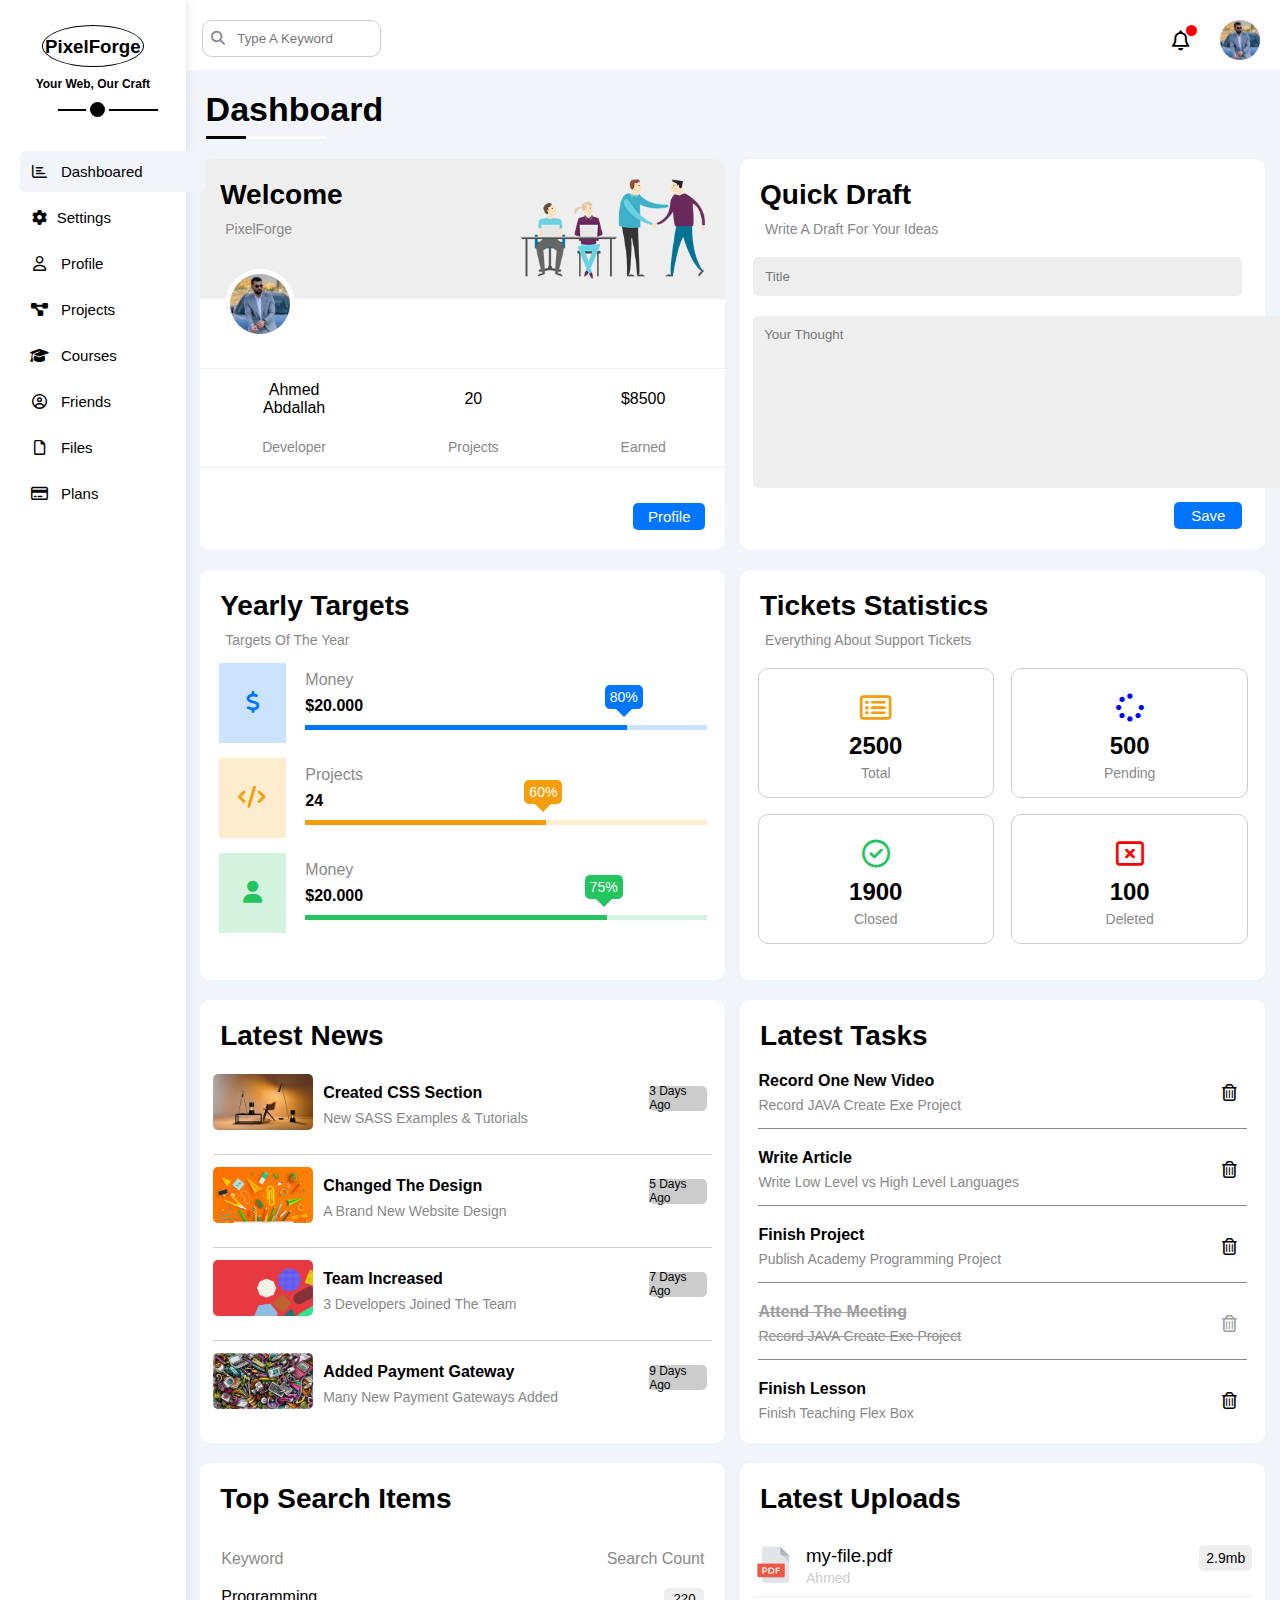
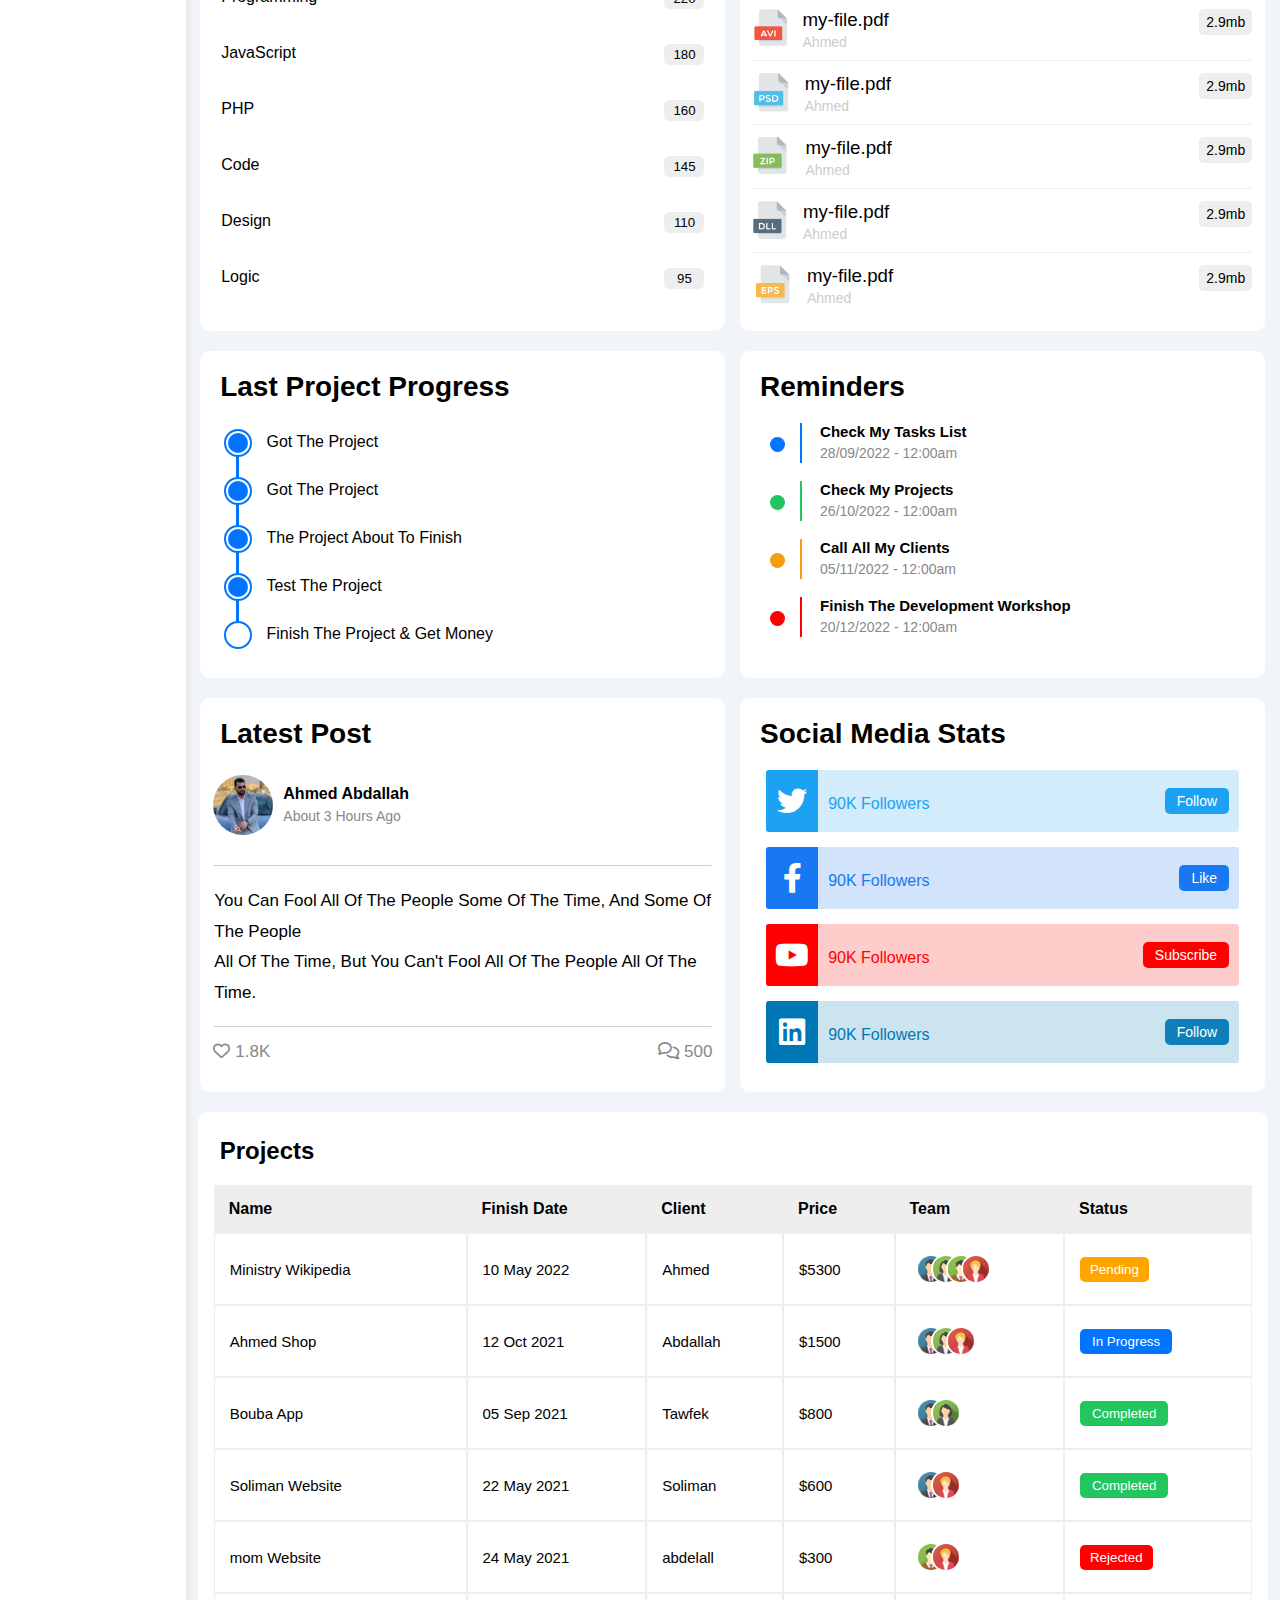
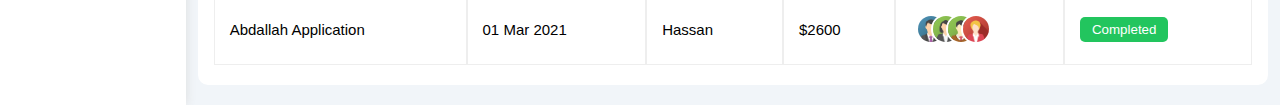
<file: index.html>
<!DOCTYPE html>
<html lang="en">
<head>
    <meta charset="UTF-8">
    <meta name="viewport" content="width=device-width, initial-scale=1.0">
    <title>Dashboard</title>
    <link rel="stylesheet" href="./css/main.css">
    <link rel="stylesheet" href="./css/all.min.css">
</head>
<body>
    <header>
        <div class="container">
            <aside class="side-bar">
               <div class="main-logo">
                <h3>PixelForge</h3>
                <h4>Your Web, Our Craft</h4>
               </div>
               <div class="side-list">
                <ul>
                    <li class="Pvt-list"><a href="./index.html"><i class="fa-regular fa-chart-bar fa-fw"></i><span> Dashboared </span></a></li>
                    <li><a href="./index-2.html"><i class="fa-solid fa-gear fa-fw"></i><span>Settings</span></a></li>
                    <li><a href="./index-3.html"><i class="fa-regular fa-user fa-fw"></i><span> Profile</span></a></li>
                    <li><a href="./index-4.html"><i class="fa-solid fa-diagram-project fa-fw"></i><span> Projects</span></a></li>
                    <li><a href="./index-5.html"><i class="fa-solid fa-graduation-cap fa-fw"></i> <span>Courses</span></a></li>
                    <li><a href="./index-6.html"><i class="fa-regular fa-circle-user fa-fw"></i><span> Friends</span></a></li>
                    <li><a href="./index-7.html"><i class="fa-regular fa-file fa-fw"></i> <span>Files</span></a></li>
                    <li><a href="./index-8.html"><i class="fa-regular fa-credit-card fa-fw"></i> <span>Plans</span></a></li>
                </ul>
               </div>
            </aside>
            <div class="dashbord">
             <nav class="nav">
               <div class="search-input">
                <i class="fa-solid fa-magnifying-glass"></i>
                <input type="search" placeholder="Type A Keyword">
            </div>
            <div class="icons-nav">
                <i class="fa-regular fa-bell fa-lg"></i>
               <div class="img-nav">  
                  <img src="./images/profile-01.jpg" alt="">
            </div>
            </div>
             </nav>
                    <div class="head-home">
                        <h1>Dashboard</h1>
                    </div>

                    <div class="home">
                        <div class="cards">

                            <div class="box">
                               <div class="box-head">
                                <div class="title">
                                  <h3>Welcome</h3>
                                  <p>PixelForge</p>
                                </div>
                                  <img src="./images/welcome.png" alt="">
                               </div>
                               <div class="img-box">
                                <img src="./images/profile-01.jpg" alt="">
                               </div>
                               <div class="info-box">
                                <table>
                                    <tbody>
                                            <td>Ahmed Abdallah</td>
                                            <td>20</td>
                                            <td>$8500</td>
                                    </tbody>
                                    <tbody class="pvt-tbody">
                                        <td>Developer</td>
                                        <td>Projects</td>
                                        <td>Earned</td>
                                    </tbody>
                                </table>
                               </div>
                               <div class="box-button">
                               <a href=""> <button>Profile</button></a>
                               </div>
                            </div>

                            <div class="box">
                                <div class="quick-title">
                                    <h3>Quick Draft</h3>
                                    <p>Write A Draft For Your Ideas</p>
                                  </div>
                                  <div class="quick-inputs">
                                    <input type="text" placeholder="Title">
                                    <textarea name="" id="" placeholder="Your Thought"></textarea>
                                  </div>
                                  <div class="pvtbutton">
                                    <a href=""> <button>Save</button></a>
                                    </div>
                            </div>

                            <div class="box">
                                <div class="quick-title">
                                    <h3>Yearly Targets</h3>
                                    <p>Targets Of The Year</p>
                                  </div>
                                  <div class="target">

                                    <div class="target-box ">
                                       <div class="icon-target">
                                        <i class="fa-solid fa-dollar-sign fa-lg c-blue"></i>
                                       </div>
                                    <div class="target-limits">
                                   <p>Money</p>
                                   <h4>$20.000</h4>
                                   <div class="main-color">
                                    <div class="second-color"></div> </div>
                                    </div>
                                </div>
                                <div class="target-box">
                                    <div class="icon-target ">
                                        <i class="fa-solid fa-code fa-lg c-orange"></i>
                                    </div>
                                 <div class="target-limits">
                                <p>Projects</p>
                                <h4>24</h4>
                                <div class="main-color orange">
                                 <div class="second-color s-orange"></div> </div>
                                 </div>
                             </div>
                             <div class="target-box">
                                <div class="icon-target">
                                    <i class="fa-solid fa-user fa-lg c-green"></i>
                                </div>
                             <div class="target-limits">
                            <p>Money</p>
                            <h4>$20.000</h4>
                            <div class="main-color green">
                             <div class="second-color s-green"></div> </div>
                             </div>
                         </div>
                                    

                                  </div>
                            </div>

                            <div class="box">
                                <div class="quick-title">
                                    <h3>Tickets Statistics</h3>
                                    <p>Everything About Support Tickets</p>
                                  </div>
                                  <div class="Tickets-boxs">
                                    <div class="Ticket-card">
                                        <i class="fa-regular fa-rectangle-list mb-10 c-orange"></i>
                                        <h2>2500</h2>
                                        <p>Total</p>
                                    </div>
                                    <div class="Ticket-card">
                                        <i class="fa-solid fa-spinner c-blue"></i>
                                        <h2>500</h2>
                                        <p>Pending</p>
                                    </div>
                                    <div class="Ticket-card">
                                        <i class="fa-regular fa-circle-check c-green"></i>
                                        <h2>1900</h2>
                                        <p>Closed</p>
                                    </div>
                                    <div class="Ticket-card">
                                        <i class="fa-regular fa-rectangle-xmark  c-red"></i>
                                        <h2>100</h2>
                                        <p>Deleted</p>
                                    </div>
                                  </div>
                            </div>

                            <div class="box private-box ">
                                <div class="quick-title">
                                    <h3>Latest News</h3>
                                  </div>
                                  <div class="news ">
                                    <div class="news-card spec-box">
                                     <div class="news-img"><img src="./images/news-01.png" alt=""></div>
                                     <div class="news-title">
                                        <h4>Created CSS Section</h4>
                                        <p>New SASS Examples & Tutorials</p>
                                     </div>
                                     <div class="time-news">
                                       <p>3 Days Ago</p>
                                     </div>
                                    </div>
                                  </div>
                                  <div class="news">
                                    <div class="news-card">
                                     <div class="news-img"><img src="./images/news-02.png" alt=""></div>
                                     <div class="news-title">
                                        <h4>Changed The Design</h4>
                                        <p>A Brand New Website Design</p>
                                     </div>
                                     <div class="time-news">
                                       <p>5 Days Ago</p>
                                     </div>
                                    </div>
                                  </div>
                                  <div class="news">
                                    <div class="news-card">
                                     <div class="news-img"><img src="./images/news-03.png" alt=""></div>
                                     <div class="news-title">
                                        <h4>Team Increased</h4>
                                        <p>3 Developers Joined The Team</p>
                                     </div>
                                     <div class="time-news">
                                       <p>7 Days Ago</p>
                                     </div>
                                    </div>
                                  </div>
                                  <div class="news spec-card">
                                    <div class="news-card ">
                                     <div class="news-img"><img src="./images/news-04.png" alt=""></div>
                                     <div class="news-title">
                                        <h4>Added Payment Gateway</h4>
                                        <p>Many New Payment Gateways Added</p>
                                     </div>
                                     <div class="time-news">
                                       <p>9 Days Ago</p>
                                     </div>
                                    </div>
                                  </div>
                            </div>

                            <div class="box private-box">
                                <div class="quick-title">
                                    <h3>Latest Tasks</h3>
                                  </div>
                                  <div class="Tasks">
                                    <div class="task-title">
                                      <h3>Record One New Video</h3>
                                      <p>Record JAVA Create Exe Project</p>
                                    </div>
                                    <i class="fa-regular fa-trash-can delete"></i>
                                  </div>
                                  <div class="Tasks">
                                    <div class="task-title">
                                      <h3>Write Article</h3>
                                      <p>Write Low Level vs High Level Languages</p>
                                    </div>
                                    <i class="fa-regular fa-trash-can delete"></i>
                                  </div>
                                  <div class="Tasks">
                                    <div class="task-title">
                                      <h3>Finish Project</h3>
                                      <p>Publish Academy Programming Project</p>
                                    </div>
                                    <i class="fa-regular fa-trash-can delete"></i>
                                  </div>
                                  <div class="Tasks ">
                                    <div class="task-title spec-task">
                                      <h3>Attend The Meeting</h3>
                                      <p>Record JAVA Create Exe Project</p>
                                    </div>
                                    <i class="fa-regular fa-trash-can delete trach"></i>
                                  </div>
                                  <div class="Tasks spec-card">
                                    <div class="task-title">
                                      <h3>Finish Lesson</h3>
                                      <p>Finish Teaching Flex Box</p>
                                    </div>
                                    <i class="fa-regular fa-trash-can delete"></i>
                                  </div>
                                  
                            </div>

                            <div class="box private-box">
                                <div class="quick-title">
                                    <h3>Top Search Items</h3>
                                  </div>
                                  <div class="search-box spec-search">
                                    <div class="box-search">
                                      <p>Keyword</p>
                                      <p>Search Count</p>
                                    </div>
                                    <div class="box-search spec-search">
                                        <h4>Programming</h4>
                                        <h5>220</h5>
                                    </div>
                                    <div class="box-search">
                                        <h4>JavaScript</h4>
                                        <h5>180</h5>
                                    </div>
                                    <div class="box-search">
                                        <h4>PHP</h4>
                                        <h5>160</h5>
                                    </div>
                                    <div class="box-search">
                                        <h4>Code</h4>
                                        <h5>145</h5>
                                    </div>
                                    <div class="box-search">
                                        <h4>Design</h4>
                                        <h5>110</h5>
                                    </div>
                                    <div class="box-search">
                                        <h4>Logic</h4>
                                        <h5>95</h5>
                                    </div>
                                    
                                  </div>
                            </div>

                            <div class="box private-box">
                              <div class="quick-title spec-title">
                                <h3>Latest Uploads</h3>
                              </div>
                              <div class="Uploads spec-upload">
                                <div class="Upload-img">
                                  <img src="./images/Uploads-01.png" alt="">
                                 <div class="Upload-title">
                                  <h3>my-file.pdf</h3>
                                  <p>Ahmed</p>
                                 </div>
                                </div>
                                <div class="Upload-icon">
                                  <h4>2.9mb</h4>
                                </div>
                              </div>
                              <div class="Uploads">
                                <div class="Upload-img">
                                  <img src="./images/Uploads-02.png" alt="">
                                 <div class="Upload-title">
                                  <h3>my-file.pdf</h3>
                                  <p>Ahmed</p>
                                 </div>
                                </div>
                                <div class="Upload-icon">
                                  <h4>2.9mb</h4>
                                </div>
                              </div>
                              <div class="Uploads">
                                <div class="Upload-img">
                                  <img src="./images/Uploads-03.png" alt="">
                                 <div class="Upload-title">
                                  <h3>my-file.pdf</h3>
                                  <p>Ahmed</p>
                                 </div>
                                </div>
                                <div class="Upload-icon">
                                  <h4>2.9mb</h4>
                                </div>
                              </div>
                              <div class="Uploads">
                                <div class="Upload-img">
                                  <img src="./images/Uploads-04.png" alt="">
                                 <div class="Upload-title">
                                  <h3>my-file.pdf</h3>
                                  <p>Ahmed</p>
                                 </div>
                                </div>
                                <div class="Upload-icon">
                                  <h4>2.9mb</h4>
                                </div>
                              </div>
                              <div class="Uploads">
                                <div class="Upload-img">
                                  <img src="./images/Uploads-05.png" alt="">
                                 <div class="Upload-title">
                                  <h3>my-file.pdf</h3>
                                  <p>Ahmed</p>
                                 </div>
                                </div>
                                <div class="Upload-icon">
                                  <h4>2.9mb</h4>
                                </div>
                              </div>
                              <div class="Uploads spec-card">
                                <div class="Upload-img">
                                  <img src="./images/Uploads-06.png" alt="">
                                 <div class="Upload-title">
                                  <h3>my-file.pdf</h3>
                                  <p>Ahmed</p>
                                 </div>
                                </div>
                                <div class="Upload-icon">
                                  <h4>2.9mb</h4>
                                </div>
                              </div>
                            </div>

                            <div class="box">
                              <div class="quick-title">
                                <h3>Last Project Progress</h3>
                              </div>
                              <div class="progress">
                                <ul>
                                  <li>Got The Project</li>
                                  <li>Got The Project</li>
                                  <li>The Project About To Finish</li>
                                  <li class="flash-list">Test The Project</li>
                                  <li class="privte-list">Finish The Project & Get Money</li>
                                </ul>
                              </div>
                            </div>

                            <div class="box">
                              <div class="quick-title">
                                <h3>Reminders</h3>
                              </div>
                              <div class="reminders">
                                <ul>
                                  <li><div class="reminder-title">
                                  <h3>Check My Tasks List</h3>
                                  <p>28/09/2022 - 12:00am</p>
                                  </div></li>

                                  <li class="l-green"><div class="reminder-title">
                                    <h3>Check My Projects</h3>
                                    <p>26/10/2022 - 12:00am</p>
                                  </div></li>
                                  
                                  <li class="l-orange"><div class="reminder-title">
                                    <h3>Call All My Clients</h3>
                                    <p>05/11/2022 - 12:00am</p>
                                  </div></li>

                                  <li class="l-red"><div class="reminder-title">
                                    <h3>Finish The Development Workshop</h3>
                                  <p>20/12/2022 - 12:00am</p>
                                  </div></li>
                                </ul>
                              </div>
                            </div>

                            <div class="box">
                              <div class="quick-title">
                                <h3>Latest Post</h3>
                              </div>
                              <div class="post-title">
                                <img src="./images/profile-01.jpg" alt="">
                                <div class="img-title">
                                  <h3>Ahmed Abdallah</h3>
                                  <p>About 3 Hours Ago</p>
                                </div>
                              </div>
                              <div class="post-content">
                                <p>You can fool all of the people some of the time, and some of the people <br>all of the time, but you can't 
                                  fool all of the people all of the time.</p>
                              </div>
                              <div class="rects">
                                <div class="rect">
                                  <i class="fa-regular fa-heart"></i>
                                  <p>1.8K</p>
                                </div>
                                <div class="rect">
                                  <i class="fa-regular fa-comments"></i>
                                  <p>500</p>
                                </div>
                              </div>
                            </div>

                            <div class="box pvt-table">
                              <div class="quick-title">
                                <h3>Social Media Stats</h3>
                              </div>
                            
                            <div class="social-boxs">
                              <div class="social-icon">
                               <div class="i-social">
                                <i class="fa-brands fa-twitter"></i>
                                <p>90K Followers</p>
                               </div>
                              
                              <a href="https://x.com/ahmed20168103" target="_blank"><button>Follow</button></a>
                            </div>
                            <div class="social-icon i-blue">
                              <div class="i-social">
                                <i class="fa-brands fa-facebook-f"></i>
                               <p>90K Followers</p>
                              </div>
                             
                             <a href="https://x.com/ahmed20168103" target="_blank"><button>Like</button></a>
                           </div>
                           <div class="social-icon i-red">
                            <div class="i-social">
                              <i class="fa-brands fa-youtube"></i>
                             <p>90K Followers</p>
                            </div>
                           
                           <a href="https://x.com/ahmed20168103" target="_blank"><button>Subscribe</button></a>
                         </div>
                         <div class="social-icon i-dark">
                          <div class="i-social">
                            <i class="fa-brands fa-linkedin"></i>
                           <p>90K Followers</p>
                          </div>
                        
                         <a href="https://x.com/ahmed20168103" target="_blank"><button>Follow</button></a>
                       </div>
                          </div>
                          </div>
                          <div class="Projects">
                            <div class="quick-title">
                              <h2>Projects</h2>
                            </div>
                            <table>
                              <thead>
                                <tr>
                                  <td>Name</td>
                                <td>Finish Date</td>
                                <td>Client</td>
                                <td>Price</td>
                                <td>Team</td>
                                <td>Status</td>
                                </tr>
                              </thead>
                              <tbody>
                                <tr>
                                  <td>Ministry Wikipedia</td>
                                <td>10 May 2022</td>
                                <td>Ahmed</td>
                                <td>$5300</td>
                                <td><div class="team-img">
                                  <img src="./images/team-01.png" alt="">
                                  <img src="./images/team-02.png" alt="">
                                  <img src="./images/team-03.png" alt="">
                                  <img src="./images/team-05.png" alt="">
                                </div></td>
                                <td ><button class="tab-orange">Pending</button></td>
                                </tr>
                                <tr>
                                  <td>Ahmed Shop</td>
                                <td>12 Oct 2021</td>
                                <td>Abdallah</td>
                                <td>$1500</td>
                                <td><div class="team-img">
                                  <img src="./images/team-01.png" alt="">
                                  <img src="./images/team-02.png" alt="">
                                  <img src="./images/team-05.png" alt="">
                                </div></td>
                                <td ><button class="tab-blue">In Progress</button></td>
                                </tr>
                                <tr>
                                  <td>Bouba App</td>
                                <td>05 Sep 2021</td>
                                <td>Tawfek</td>
                                <td>$800</td>
                                <td><div class="team-img">
                                  <img src="./images/team-01.png" alt="">
                                  <img src="./images/team-02.png" alt=""> 
                                </div></td>
                                <td><button class="tab-green">Completed</button></td>
                                </tr>
                                <tr>
                                  <td>Soliman Website</td>
                                <td>22 May 2021</td>
                                <td>Soliman</td>
                                <td>$600</td>
                                <td><div class="team-img">
                                  <img src="./images/team-01.png" alt="">
                                  <img src="./images/team-05.png" alt="">
                                </div></td>
                                <td><button class="tab-green">Completed</button></td>
                                </tr>
                                <tr>
                                  <td>mom Website</td>
                                <td>24 May 2021</td>
                                <td>abdelall</td>
                                <td>$300</td>
                                <td><div class="team-img">
                                  <img src="./images/team-03.png" alt="">
                                  <img src="./images/team-05.png" alt="">
                                </div></td>
                                <td ><button class="tab-red">Rejected</button></td>
                                </tr>
                                <tr>
                                  <td>Abdallah Application</td>
                                <td>01 Mar 2021</td>
                                <td>Hassan</td>
                                <td>$2600</td>
                                <td><div class="team-img">
                                  <img src="./images/team-01.png" alt="">
                                  <img src="./images/team-02.png" alt="">
                                  <img src="./images/team-03.png" alt="">
                                  <img src="./images/team-05.png" alt="">
                                </div></td>
                                <td ><button class="tab-green">Completed</button></td>
                                </tr>
                              </tbody>
                            </table>
                          </div>
                        </div>
                   
                </div>

            </div>

        </div>
    </header>
   

    
</body>
</html>
</file>
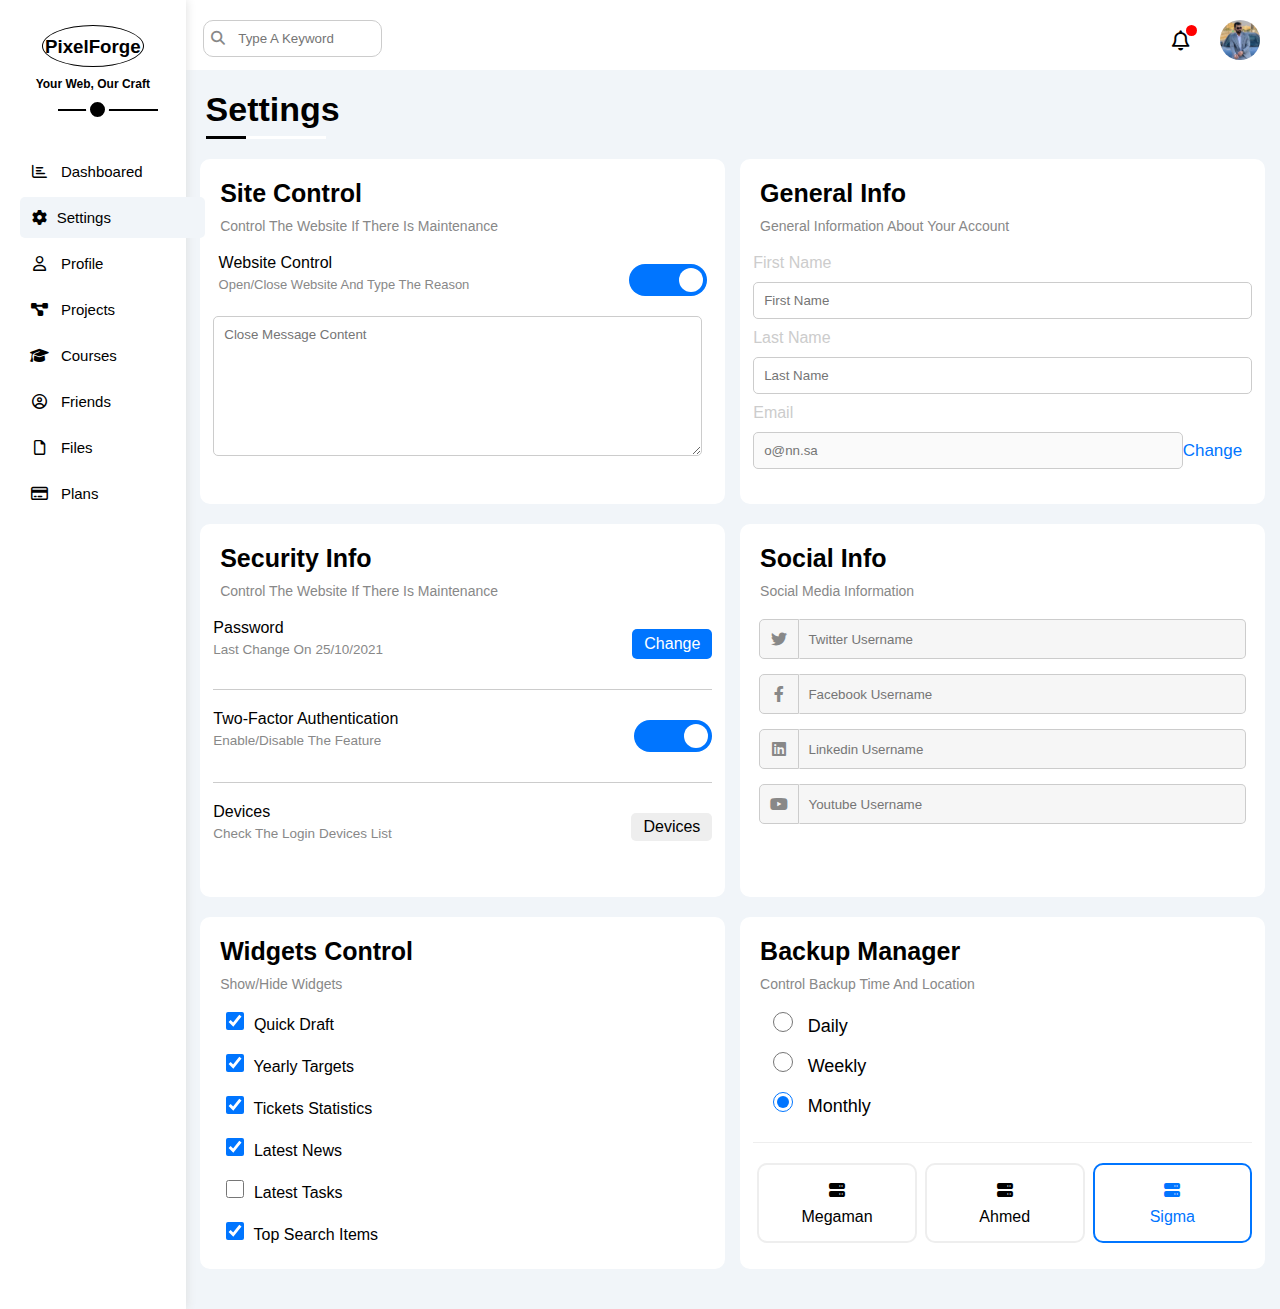
<file: index-2.html>
<!DOCTYPE html>
<html lang="en">
<head>
    <meta charset="UTF-8">
    <meta name="viewport" content="width=device-width, initial-scale=1.0">
    <title>Settings</title>
    <link rel="stylesheet" href="./css/main-2.css">
    <link rel="stylesheet" href="./css/all.min.css">
</head>
<body>
   
        <div class="container">
            <aside class="side-bar">
               <div class="main-logo">
                <h3>PixelForge</h3>
                <h4>Your Web, Our Craft</h4>
               </div>
               <div class="side-list">
                <ul>
                    <li ><a href="./index.html"><i class="fa-regular fa-chart-bar fa-fw"></i><span> Dashboared </span></a></li>
                    <li class="Pvt-list"><a href="./index-2.html"><i class="fa-solid fa-gear fa-fw"></i><span>Settings</span></a></li>
                    <li><a href="./index-3.html"><i class="fa-regular fa-user fa-fw"></i><span> Profile</span></a></li>
                    <li><a href="./index-4.html"><i class="fa-solid fa-diagram-project fa-fw"></i><span> Projects</span></a></li>
                    <li><a href="./index-5.html"><i class="fa-solid fa-graduation-cap fa-fw"></i> <span>Courses</span></a></li>
                    <li><a href="./index-6.html"><i class="fa-regular fa-circle-user fa-fw"></i><span> Friends</span></a></li>
                    <li><a href="./index-7.html"><i class="fa-regular fa-file fa-fw"></i> <span>Files</span></a></li>
                    <li><a href="./index-8.html"><i class="fa-regular fa-credit-card fa-fw"></i> <span>Plans</span></a></li>
                </ul>
               </div>
            </aside>
            <div class="dashbord">
             <nav class="nav">
               <div class="search-input">
                <i class="fa-solid fa-magnifying-glass"></i>
                <input type="search" placeholder="Type A Keyword">
            </div>
            <div class="icons-nav">
                <i class="fa-regular fa-bell fa-lg"></i>
               <div class="img-nav">  
                  <img src="./images/profile-01.jpg" alt="">
            </div>
            </div>
             </nav>
           
                    <div class="head-home">
                        <h1>Settings</h1>
                    </div>
                <div class="home">
                        <div class="cards">
                            <div class="box">
                                <div class="quick-title">
                                  <h3>Site Control</h3>
                                  <p>Control The Website If There Is Maintenance</p>
                                </div>
                                <div class="control">
                                    <div class="web-control">
                                 <h4>Website Control</h4>
                                 <p>Open/Close Website And Type The Reason</p>
                                    </div>
                                    <div class="icon-control">
                                     <label for="">
                                        <input type="checkbox" class="toggle" checked>
                                        <div class="toggle-switch"></div>
                                     </label>
                                    </div>
                                </div>
                               <div class="text-box">
                                <textarea name="" id="" placeholder="Close Message Content"></textarea>
                               </div>
                              </div>

                            <div class="box">
                                <div class="quick-title">
                                  <h3>General Info</h3>
                                  <p>General Information About Your Account</p>
                                </div>
                                <div class="form">
                                    <form action="">
                                        <label for="">First Name</label>
                                        <input type="text"  placeholder="First Name">
                                        <label for="">Last Name</label>
                                        <input type="text" placeholder="Last Name">
                                        <div class="change">
                                            <div class="email">
                                                <label for="">Email</label>
                                        <input type="email" placeholder="o@nn.sa" disabled class="email">
                                            </div>
                                        <a href="">Change</a>
                                        </div>
                                    </form>
                                </div>
                              </div>

                            <div class="box">
                                <div class="quick-title">
                                  <h3>Security Info</h3>
                                  <p>Control The Website If There Is Maintenance</p>
                                </div>
                                <div class="password">
                                    <div class="title-password">
                                        <h4>Password</h4>
                                        <p>Last Change On 25/10/2021</p>
                                    </div>
                                    <button>Change</button>
                                </div>
                                <div class="password">
                                    <div class="title-password">
                                        <h4>Two-Factor Authentication</h4>
                                        <p>Enable/Disable The Feature</p>
                                    </div>
                                    <div class="icon-control">
                                        <label for="">
                                           <input type="checkbox" class="toggle" checked>
                                           <div class="toggle-switch"></div>
                                        </label>
                                       </div>
                                </div>
                                <div class="password spec-password">
                                    <div class="title-password">
                                        <h4>Devices</h4>
                                        <p>Check The Login Devices List</p>
                                    </div>
                                    <button class="spec-button">Devices</button>
                                </div>
                              </div>

                            <div class="box">
                                <div class="quick-title">
                                  <h3>Social Info</h3>
                                  <p>Social Media Information</p>
                                </div>
                                <div class="social-all">
                                    <div class="social">
                                        <i class="fa-brands fa-twitter"></i>
                                        <input type="text" placeholder="Twitter Username">
                                    </div>
                                    <div class="social">
                                        <i class="fa-brands fa-facebook-f"></i>
                                        <input type="text" placeholder="Facebook Username">
                                    </div>
                                    <div class="social">
                                        <i class="fa-brands fa-linkedin"></i>
                                        <input type="text" placeholder="Linkedin Username">
                                    </div>
                                    <div class="social">
                                        <i class="fa-brands fa-youtube"></i>
                                        <input type="text" placeholder="Youtube Username">
                                    </div>
                                </div>
                              </div>

                            <div class="box">
                                <div class="quick-title">
                                  <h3>Widgets Control</h3>
                                  <p>Show/Hide Widgets</p>
                                </div>
                                <div class="Widgets">
                                    <div class="check-title">
                                        <input id="Quick" type="checkbox" checked>
                                        <label for="Quick">Quick Draft</label>
                                    </div>
                                    <div class="check-title">
                                        <input id="Yearly" type="checkbox" checked>
                                        <label for="Yearly">Yearly Targets</label>
                                    </div>
                                    <div class="check-title">
                                        <input id="Tickets" type="checkbox" checked>
                                        <label for="Tickets">Tickets Statistics</label>
                                    </div>
                                    <div class="check-title">
                                        <input id="news" type="checkbox" checked>
                                        <label for="news">Latest News</label>
                                    </div>
                                    <div class="check-title">
                                        <input id="Tasks" type="checkbox">
                                        <label for="Tasks">Latest Tasks</label>
                                    </div>
                                    <div class="check-title">
                                        <input id="Items" type="checkbox" checked>
                                        <label for="Items">Top Search Items</label>
                                    </div>
                                </div> 
                              </div>

                            <div class="box">
                                <div class="quick-title">
                                  <h3>Backup Manager</h3>
                                  <p>Control Backup Time And Location</p>
                                </div>
                                <div class="Backup">
                                    <div class="backup-radio">
                                        
                                        <input id="Daily" type="radio" name="time">
                                    <label for="Daily">Daily</label>
                                    </div>
                                    <div class="backup-radio">
                                        <input id="Weekly" type="radio" name="time">
                                    <label for="Weekly">Weekly</label>
                                    </div>
                                    
                                    <div class="backup-radio">
                                        <input checked id="Monthly" type="radio" name="time">
                                    <label for="Monthly">Monthly</label>
                                    </div>
                                </div>

                                <div class="backup-cards">
                                    <input type="radio" name="select" id="Megaman">
                                    <label for="Megaman" class="card">
                                        <i class="fa-solid fa-server d-block mb-10"></i>
                                        <p>Megaman</p>
                                    </label>
                                    <input  type="radio" name="select" id="Ahmed">
                                    <label for="Ahmed"  class="card">
                                        <i class="fa-solid fa-server d-block mb-10"></i>
                                        <p>Ahmed</p>
                                    </label>
                                    <input type="radio" checked  name="select" id="Sigma">
                                    <label for="Sigma"  class="card">
                                        <i class="fa-solid fa-server d-block mb-10"></i>
                                        <p>Sigma</p>
                                    </label>
                                </div>
                              </div>
  
                            </div>
                </div>

            </div>
        </div>
        
</body>
</html>
</file>
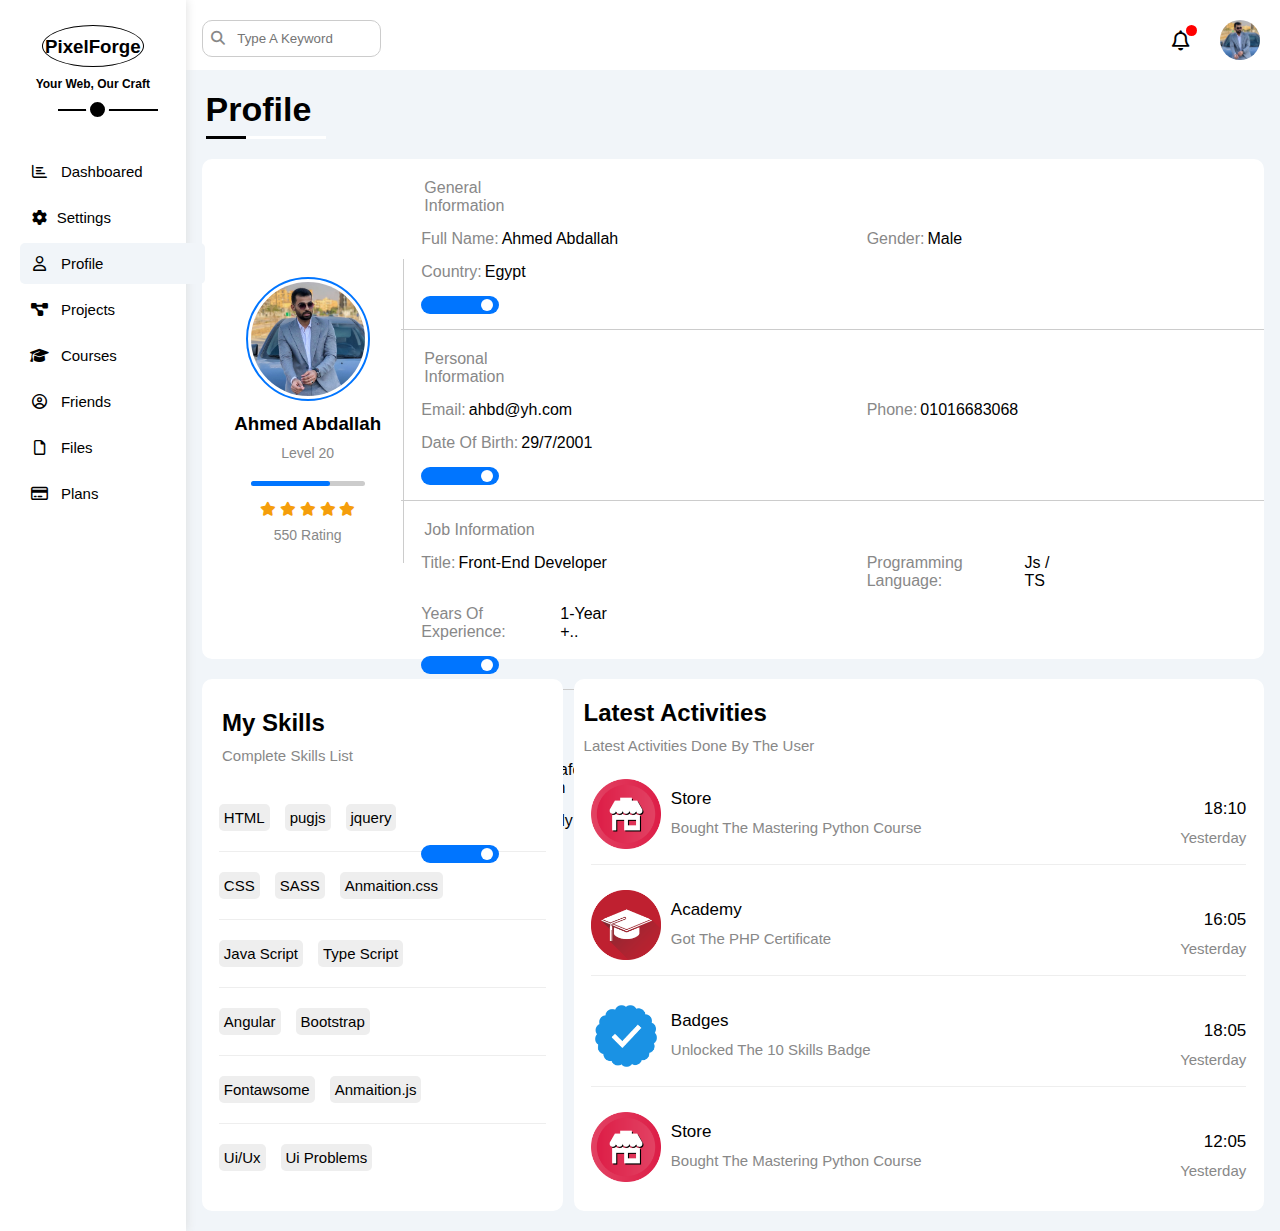
<file: index-3.html>
<!DOCTYPE html>
<html lang="en">
<head>
    <meta charset="UTF-8">
    <meta name="viewport" content="width=device-width, initial-scale=1.0">
    <title>Profile</title>
    <link rel="stylesheet" href="./css/main-3.css">
    <link rel="stylesheet" href="./css/all.min.css">
</head>
<body>
    <div class="container">
        <aside class="side-bar">
           <div class="main-logo">
            <h3>PixelForge</h3>
            <h4>Your Web, Our Craft</h4>
           </div>
           <div class="side-list">
            <ul>
                <li ><a href="./index.html"><i class="fa-regular fa-chart-bar fa-fw"></i><span> Dashboared </span></a></li>
                <li><a href="./index-2.html"><i class="fa-solid fa-gear fa-fw"></i><span>Settings</span></a></li>
                <li class="Pvt-list"><a href="./index-3.html"><i class="fa-regular fa-user fa-fw"></i><span> Profile</span></a></li>
                <li><a href="./index-4.html"><i class="fa-solid fa-diagram-project fa-fw"></i><span> Projects</span></a></li>
                <li><a href="./index-5.html"><i class="fa-solid fa-graduation-cap fa-fw"></i> <span>Courses</span></a></li>
                <li><a href="./index-6.html"><i class="fa-regular fa-circle-user fa-fw"></i><span> Friends</span></a></li>
                <li><a href="./index-7.html"><i class="fa-regular fa-file fa-fw"></i> <span>Files</span></a></li>
                <li><a href="./index-8.html"><i class="fa-regular fa-credit-card fa-fw"></i> <span>Plans</span></a></li>
            </ul>
           </div>
        </aside>
        <div class="dashbord">
         <nav class="nav">
           <div class="search-input">
            <i class="fa-solid fa-magnifying-glass"></i>
            <input type="search" placeholder="Type A Keyword">
        </div>
        <div class="icons-nav">
            <i class="fa-regular fa-bell fa-lg"></i>
           <div class="img-nav">  
              <img src="./images/profile-01.jpg" alt="">
        </div>
        </div>
         </nav>
         <div class="head-home">
            <h1>Profile</h1>
        </div>
        <div class="profile">
                  <div class="img-profile">
                    <div class="title-profile">
                        <img src="./images/profile-01.jpg" alt="">
                        <h3>Ahmed Abdallah</h3>
                        <p>Level 20</p>
                        <div class="level-profile">
                            <div class="level-end"></div>
                        </div>
                        <div class="rate-stares">
                            <i class="fa-solid fa-star c-orange fs-13"></i>
                            <i class="fa-solid fa-star c-orange fs-13"></i>
                            <i class="fa-solid fa-star c-orange fs-13"></i>
                            <i class="fa-solid fa-star c-orange fs-13"></i>
                            <i class="fa-solid fa-star c-orange fs-13"></i>
                        </div>
                        <p>550 Rating</p>
                    </div>
                  </div>
                  <div class="info-profile">
                        <div class="info-box">
                            <p class="pvt-p">General Information</p>
                            <div class="det-info">
                                <div class="name">
                                    <p>Full Name:</p>
                                    <h3>Ahmed Abdallah</h3>
                                </div>
                                <div class="name">
                                    <p>Gender:</p>
                                    <h3>Male</h3>
                                </div>
                                <div class="name">
                                    <p>Country:</p>
                                    <h3>Egypt</h3>
                                </div>
                        </div>
                        <div class="icon-control">
                            <label for="">
                               <input type="checkbox" class="toggle" checked>
                               <div class="toggle-switch"></div>
                            </label>
                           </div>
                    </div>
                    <div class="info-box">
                        <p class="pvt-p">Personal Information</p>
                        <div class="det-info">
                            <div class="name">
                                <p>Email:</p>
                                <h3>ahbd@yh.com</h3>
                            </div>
                            <div class="name">
                                <p>Phone:</p>
                                <h3>01016683068</h3>
                            </div>
                            <div class="name">
                                <p>Date Of Birth:</p>
                                <h3>29/7/2001</h3>
                            </div>
                    </div>
                    <div class="icon-control">
                        <label for="">
                           <input type="checkbox" class="toggle" checked>
                           <div class="toggle-switch"></div>
                        </label>
                       </div>
                </div>
                <div class="info-box">
                    <p class="pvt-p">Job Information</p>
                    <div class="det-info">
                        <div class="name">
                            <p>Title:</p>
                            <h3>Front-End Developer</h3>
                        </div>
                        <div class="name">
                            <p>Programming Language:</p>
                            <h3>Js / TS</h3>
                        </div>
                        <div class="name">
                            <p>Years Of Experience:</p>
                            <h3>1-Year +..</h3>
                        </div>
                </div>
                <div class="icon-control">
                    <label for="">
                       <input type="checkbox" class="toggle" checked>
                       <div class="toggle-switch"></div>
                    </label>
                   </div>
            </div>
            <div class="info-box pvt-box">
                <p class="pvt-p">Billing Information</p>
                <div class="det-info">
                    <div class="name">
                        <p>Payment Method:</p>
                        <h3>Vodafone-cash</h3>
                    </div>
                    <div class="name">
                        <p>Email:</p>
                        <h3>ahabd@yah.com</h3>
                    </div>
                    <div class="name">
                        <p>Subscription:</p>
                        <h3>Monthly</h3>
                    </div>
            </div>
            <div class="icon-control">
                <label for="">
                   <input type="checkbox" class="toggle" checked>
                   <div class="toggle-switch"></div>
                </label>
               </div>
        </div>
                  </div>
        </div>

        <div class="skills-activities">

            <div class="skills">
                <div class="quick-title">
                    <h3>My Skills</h3>
                    <p>Complete Skills List</p>
                  </div>
                  <div class="info-skills">
                    <div class="box-skills">
                        <h3>HTML</h3>
                        <h3>pugjs</h3>
                        <h3>jquery</h3>
                    </div>
                    <div class="box-skills">
                        <h3>CSS</h3>
                        <h3>SASS</h3>
                        <h3>Anmaition.css</h3>
                    </div>
                    <div class="box-skills">
                        <h3>Java Script</h3>
                        <h3>Type Script</h3>
                    </div>
                    <div class="box-skills">
                        <h3>Angular</h3>
                        <h3>Bootstrap</h3>
                    </div>
                    <div class="box-skills">
                        <h3>Fontawsome</h3>
                        <h3>Anmaition.js</h3>
                    </div>
                    <div class="box-skills pvt-box">
                        <h3>Ui/Ux</h3>
                        <h3>Ui Problems</h3>
                    </div>
                  </div>
            </div>
            <div class="activities">
                <div class="quick-title">
                    <h3>Latest Activities</h3>
                    <p>Latest Activities Done By The User</p>
                  </div>
                  <div class="activites-box">
                    <div class="title-img">
                        <img src="./images/activity-01.png" alt="">
                    <div class="title-box">
                       <h3>Store</h3>
                       <p>Bought The Mastering Python Course</p>
                    </div>
                    </div>
                    <div class="time-box">
                        <h3>18:10</h3>
                        <p>Yesterday</p>
                    </div>
                  </div>
                  <div class="activites-box">
                    <div class="title-img">
                    <img src="./images/activity-02.png" alt="">
                    <div class="title-box">
                       <h3>Academy</h3>
                       <p>Got The PHP Certificate</p>
                    </div>
                </div>
                    <div class="time-box">
                        <h3>16:05</h3>
                        <p>Yesterday</p>
                    </div>
                  </div>
                  <div class="activites-box">
                    <div class="title-img">
                    <img src="./images/activity-03.png" alt="">
                    <div class="title-box">
                       <h3>Badges</h3>
                       <p>Unlocked The 10 Skills Badge</p>
                    </div>
                </div>
                    <div class="time-box">
                        <h3>18:05</h3>
                        <p>Yesterday</p>
                    </div>
                  </div>
                  <div class="activites-box pvt-box">
                    <div class="title-img">
                    <img src="./images/activity-01.png" alt="">
                    <div class="title-box">
                       <h3>Store</h3>
                       <p>Bought The Mastering Python Course</p>
                    </div>
                </div>
                    <div class="time-box">
                        <h3>12:05</h3>
                        <p>Yesterday</p>
                    </div>
                  </div>
            </div>
        </div>

    </div>
    
</div>
               
                
</body>
</html>
</file>
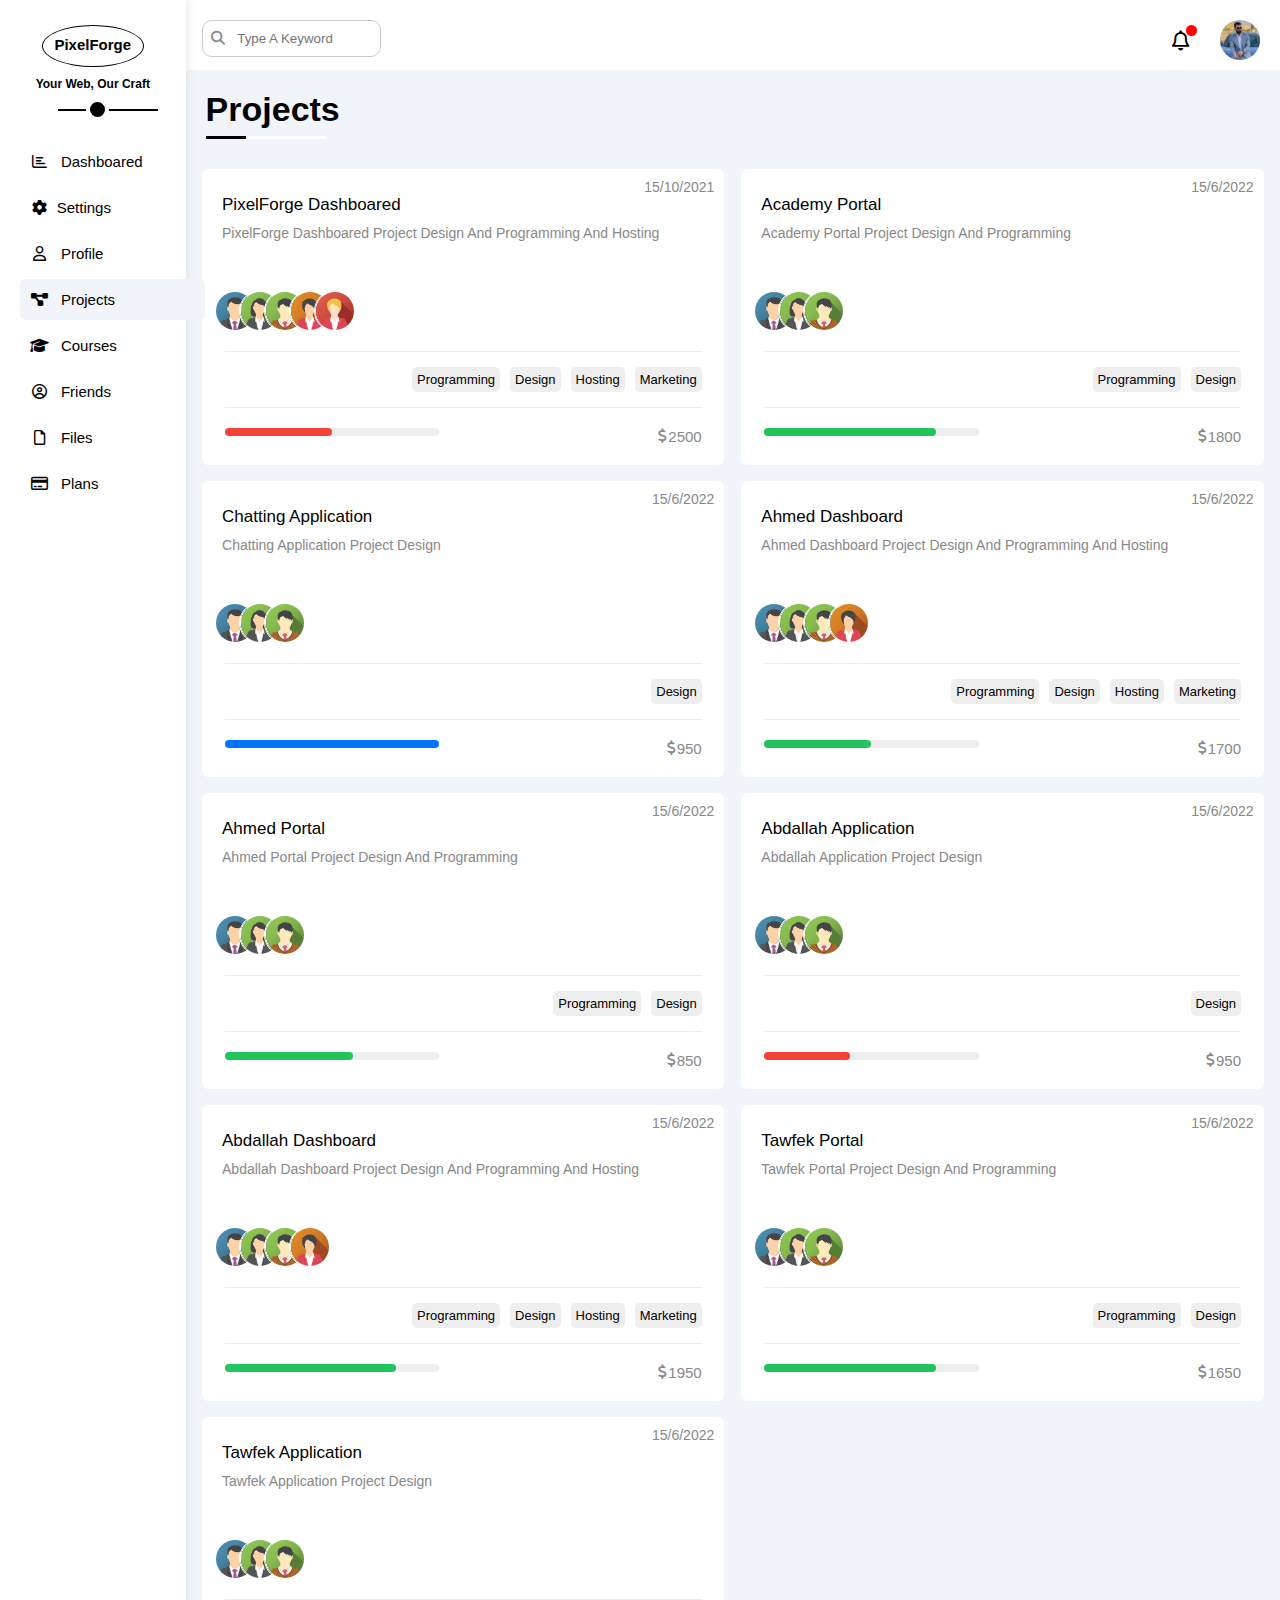
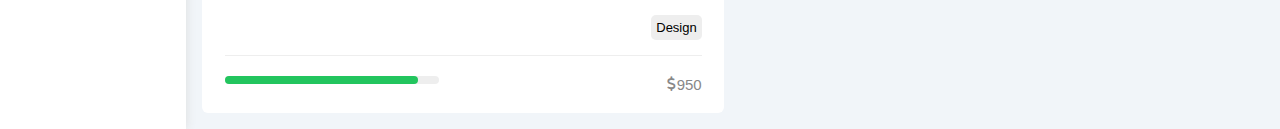
<file: index-4.html>
<!DOCTYPE html>
<html lang="en">
<head>
    <meta charset="UTF-8">
    <meta name="viewport" content="width=device-width, initial-scale=1.0">
    <title>Projects</title>
    <link rel="stylesheet" href="./css/main-4.css">
    <link rel="stylesheet" href="./css/all.min.css">
</head>
<body>
    <div class="container">
        <aside class="side-bar">
           <div class="main-logo">
            <h3>PixelForge</h3>
            <h4>Your Web, Our Craft</h4>
           </div>
           <div class="side-list">
            <ul>
                <li ><a href="./index.html"><i class="fa-regular fa-chart-bar fa-fw"></i><span> Dashboared </span></a></li>
                <li><a href="./index-2.html"><i class="fa-solid fa-gear fa-fw"></i><span>Settings</span></a></li>
                <li ><a href="./index-3.html"><i class="fa-regular fa-user fa-fw"></i><span> Profile</span></a></li>
                <li class="Pvt-list"><a href="./index-4.html"><i class="fa-solid fa-diagram-project fa-fw"></i><span> Projects</span></a></li>
                <li><a href="./index-5.html"><i class="fa-solid fa-graduation-cap fa-fw"></i> <span>Courses</span></a></li>
                <li><a href="./index-6.html"><i class="fa-regular fa-circle-user fa-fw"></i><span> Friends</span></a></li>
                <li><a href="./index-7.html"><i class="fa-regular fa-file fa-fw"></i> <span>Files</span></a></li>
                <li><a href="./index-8.html"><i class="fa-regular fa-credit-card fa-fw"></i> <span>Plans</span></a></li>
            </ul>
           </div>
        </aside>
        <div class="dashbord">
         <nav class="nav">
           <div class="search-input">
            <i class="fa-solid fa-magnifying-glass"></i>
            <input type="search" placeholder="Type A Keyword">
        </div>
        <div class="icons-nav">
            <i class="fa-regular fa-bell fa-lg"></i>
           <div class="img-nav">  
              <img src="./images/profile-01.jpg" alt="">
        </div>
        </div>
         </nav>
         <div class="head-home">
            <h1>Projects</h1>
        </div>
        <div class="projects">

            <div class="card">
          <div class="time-card"> 
            <p>15/10/2021</p></div>
            <div class="quick-title">
                <h3>PixelForge Dashboared</h3>
                <p>PixelForge Dashboared Project Design And Programming And Hosting</p>
              </div>
            <div class="card-imgs">
                <img src="./images/team-01.png" alt="">
                <img src="./images/team-02.png" alt="">
                <img src="./images/team-03.png" alt="">
                <img src="./images/team-04.png" alt="">
                <img src="./images/team-05.png" alt="">
            </div>
            <div class="projects-do">
                <p>Programming</p>
                <p>Design</p>
                <p>Hosting</p>
                <p>Marketing</p>
            </div>
            <div class="limits">
                <div class="level">
                    <div class="parent-level"> <div class="child-level"></div> </div>
                    </div>
                    <div class="price">
                        <i class="fa-solid fa-dollar-sign"></i>
                    <p>2500</p>
                    </div>

            </div>
            </div>
            <div class="card">
                <div class="time-card"> 
                  <p>15/6/2022</p></div>
                  <div class="quick-title">
                      <h3>Academy Portal</h3>
                      <p>Academy Portal Project Design And Programming</p>
                    </div>
                  <div class="card-imgs">
                      <img src="./images/team-01.png" alt="">
                      <img src="./images/team-02.png" alt="">
                      <img src="./images/team-03.png" alt="">
                  </div>
                  <div class="projects-do">
                      <p>Programming</p>
                      <p>Design</p>
                  </div>
                  <div class="limits">
                      <div class="level">
                          <div class="parent-level"> <div class="child-level c-green"></div> </div>
                          </div>
                          <div class="price">
                              <i class="fa-solid fa-dollar-sign"></i>
                          <p>1800</p>
                          </div>
      
                  </div>
                  </div>
            <div class="card">
                <div class="time-card"> 
                  <p>15/6/2022</p></div>
                  <div class="quick-title">
                      <h3>Chatting Application</h3>
                      <p>Chatting Application Project Design</p>
                    </div>
                  <div class="card-imgs">
                      <img src="./images/team-01.png" alt="">
                      <img src="./images/team-02.png" alt="">
                      <img src="./images/team-03.png" alt="">
                  </div>
                  <div class="projects-do">
                      <p>Design</p>
                  </div>
                  <div class="limits">
                      <div class="level">
                          <div class="parent-level"> <div class="child-level c-blue"></div> </div>
                          </div>
                          <div class="price">
                              <i class="fa-solid fa-dollar-sign"></i>
                          <p>950</p>
                          </div>
      
                  </div>
                  </div>
            <div class="card">
                <div class="time-card"> 
                  <p>15/6/2022</p></div>
                  <div class="quick-title">
                      <h3>Ahmed Dashboard</h3>
                      <p>Ahmed Dashboard Project Design And Programming And Hosting</p>
                    </div>
                  <div class="card-imgs">
                      <img src="./images/team-01.png" alt="">
                      <img src="./images/team-02.png" alt="">
                      <img src="./images/team-03.png" alt="">
                      <img src="./images/team-04.png" alt="">
                  </div>
                  <div class="projects-do">
                    <p>Programming</p>
                    <p>Design</p>
                    <p>Hosting</p>
                    <p>Marketing</p>
                  </div>
                  <div class="limits">
                      <div class="level">
                          <div class="parent-level"> <div class="child-level c-green2"></div> </div>
                          </div>
                          <div class="price">
                              <i class="fa-solid fa-dollar-sign"></i>
                          <p>1700</p>
                          </div>
      
                  </div>
                  </div>
            <div class="card">
                <div class="time-card"> 
                  <p>15/6/2022</p></div>
                  <div class="quick-title">
                      <h3>Ahmed Portal</h3>
                      <p>Ahmed Portal Project Design And Programming</p>
                    </div>
                  <div class="card-imgs">
                      <img src="./images/team-01.png" alt="">
                      <img src="./images/team-02.png" alt="">
                      <img src="./images/team-03.png" alt="">
                  </div>
                  <div class="projects-do">
                      <p>Programming</p>
                      <p>Design</p>
                  </div>
                  <div class="limits">
                      <div class="level">
                          <div class="parent-level"> <div class="child-level c-green3"></div> </div>
                          </div>
                          <div class="price">
                              <i class="fa-solid fa-dollar-sign"></i>
                          <p>850</p>
                          </div>
      
                  </div>
                  </div>
            <div class="card">
                <div class="time-card"> 
                  <p>15/6/2022</p></div>
                  <div class="quick-title">
                      <h3>Abdallah Application</h3>
                      <p>Abdallah Application Project Design</p>
                    </div>
                  <div class="card-imgs">
                      <img src="./images/team-01.png" alt="">
                      <img src="./images/team-02.png" alt="">
                      <img src="./images/team-03.png" alt="">
                  </div>
                  <div class="projects-do">
                      <p>Design</p>
                  </div>
                  <div class="limits">
                      <div class="level">
                          <div class="parent-level"> <div class="child-level c-red"></div> </div>
                          </div>
                          <div class="price">
                              <i class="fa-solid fa-dollar-sign"></i>
                          <p>950</p>
                          </div>
      
                  </div>
                  </div>
            <div class="card">
                <div class="time-card"> 
                  <p>15/6/2022</p></div>
                  <div class="quick-title">
                      <h3>Abdallah Dashboard</h3>
                      <p>Abdallah Dashboard Project Design And Programming And Hosting</p>
                    </div>
                  <div class="card-imgs">
                      <img src="./images/team-01.png" alt="">
                      <img src="./images/team-02.png" alt="">
                      <img src="./images/team-03.png" alt="">
                      <img src="./images/team-04.png" alt="">
                  </div>
                  <div class="projects-do">
                    <p>Programming</p>
                    <p>Design</p>
                    <p>Hosting</p>
                    <p>Marketing</p>
                  </div>
                  <div class="limits">
                      <div class="level">
                          <div class="parent-level"> <div class="child-level c-green"></div> </div>
                          </div>
                          <div class="price">
                              <i class="fa-solid fa-dollar-sign"></i>
                          <p>1950</p>
                          </div>
      
                  </div>
                  </div>
            <div class="card">
                <div class="time-card"> 
                  <p>15/6/2022</p></div>
                  <div class="quick-title">
                      <h3>Tawfek Portal</h3>
                      <p>Tawfek Portal Project Design And Programming</p>
                    </div>
                  <div class="card-imgs">
                      <img src="./images/team-01.png" alt="">
                      <img src="./images/team-02.png" alt="">
                      <img src="./images/team-03.png" alt="">
                  </div>
                  <div class="projects-do">
                      <p>Programming</p>
                      <p>Design</p>
                  </div>
                  <div class="limits">
                      <div class="level">
                          <div class="parent-level"> <div class="child-level c-green"></div> </div>
                          </div>
                          <div class="price">
                              <i class="fa-solid fa-dollar-sign"></i>
                          <p>1650</p>
                          </div>
      
                  </div>
                  </div>
            <div class="card">
                <div class="time-card"> 
                  <p>15/6/2022</p></div>
                  <div class="quick-title">
                      <h3>Tawfek Application</h3>
                      <p>Tawfek Application Project Design</p>
                    </div>
                  <div class="card-imgs">
                      <img src="./images/team-01.png" alt="">
                      <img src="./images/team-02.png" alt="">
                      <img src="./images/team-03.png" alt="">
                  </div>
                  <div class="projects-do">
                      <p>Design</p>
                  </div>
                  <div class="limits">
                      <div class="level">
                          <div class="parent-level"> <div class="child-level c-green4"></div> </div>
                          </div>
                          <div class="price">
                              <i class="fa-solid fa-dollar-sign"></i>
                          <p>950</p>
                          </div>
      
                  </div>
                  </div>
        </div>
    </div>
</div>
</body>
</html>
</file>
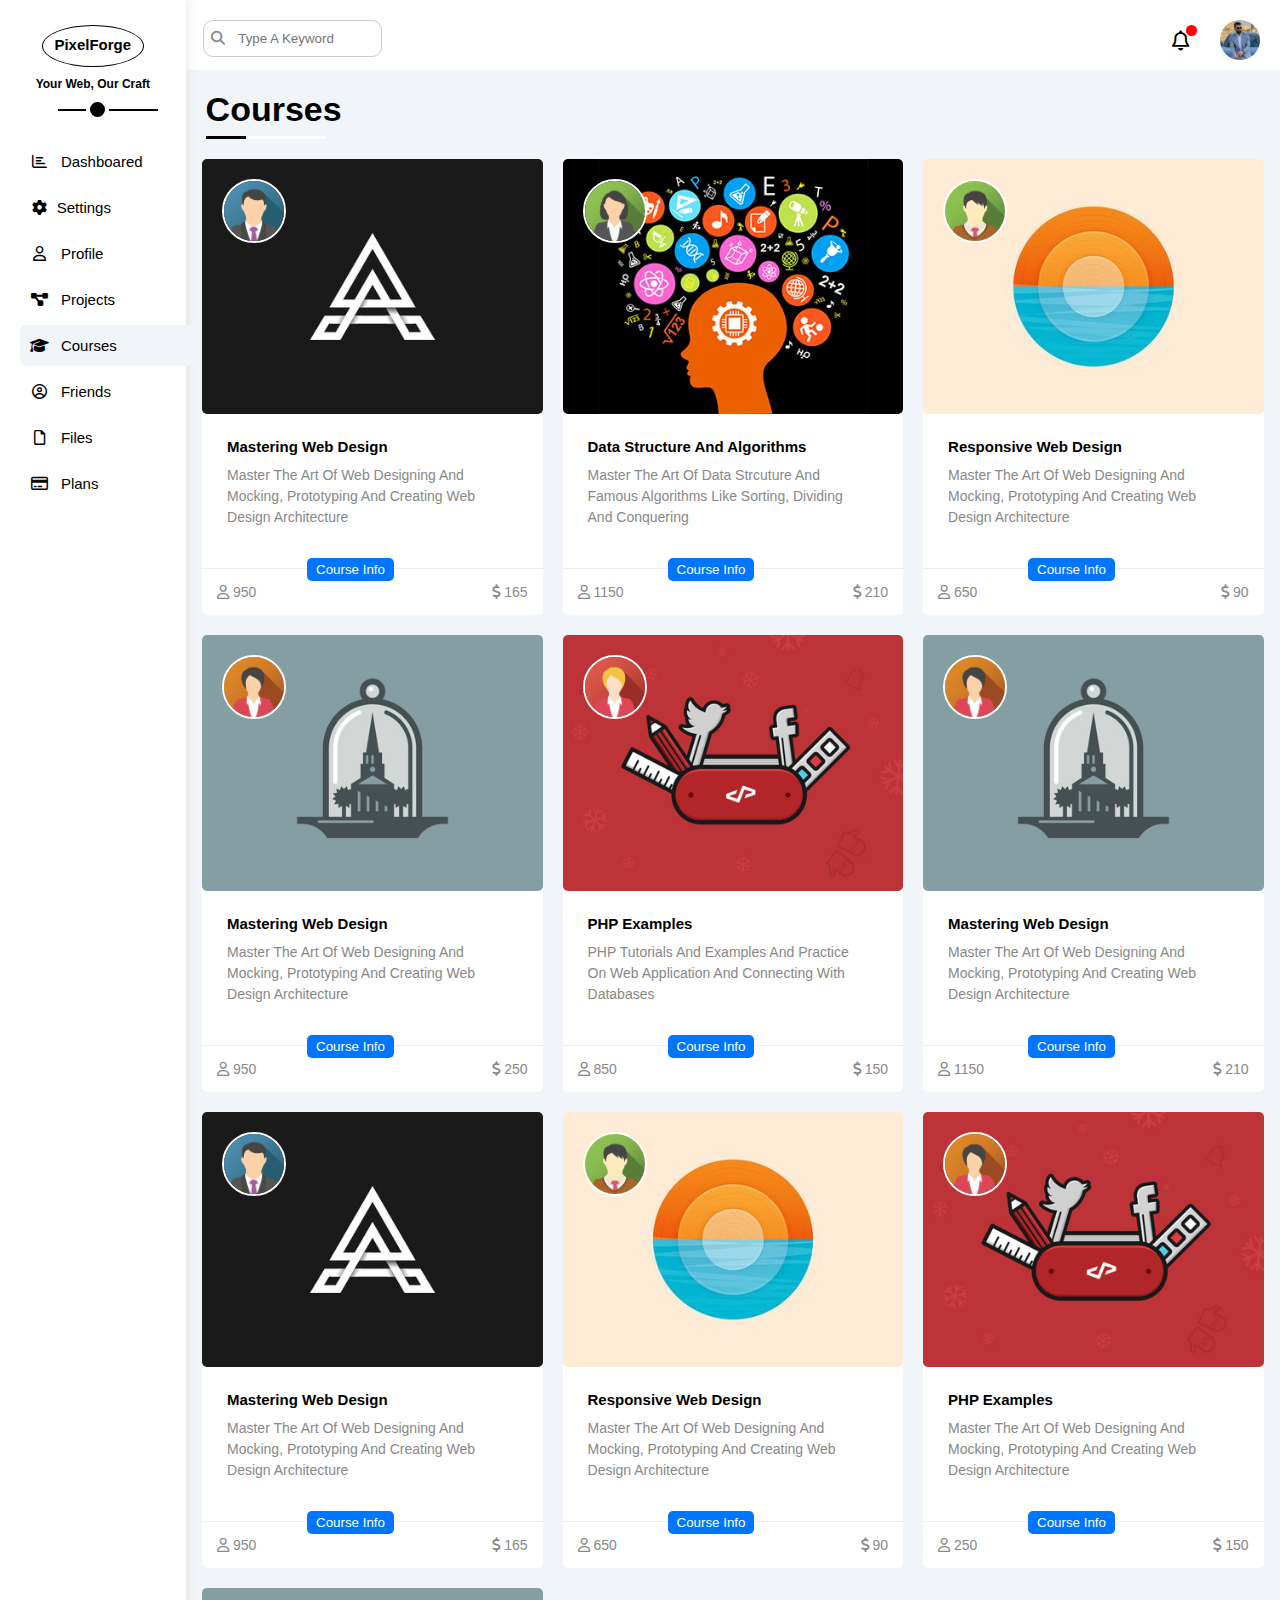
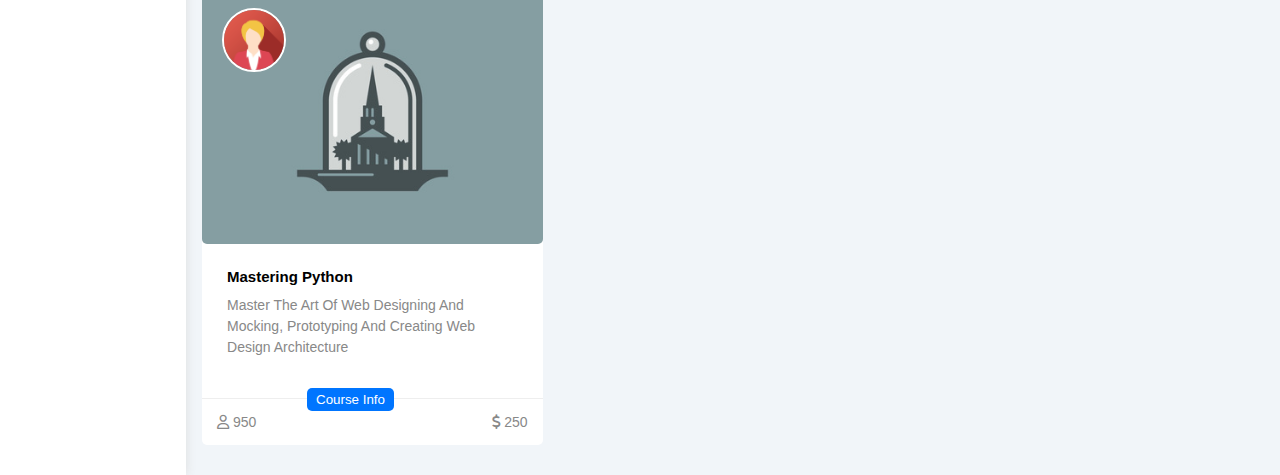
<file: index-5.html>
<!DOCTYPE html>
<html lang="en">
<head>
    <meta charset="UTF-8">
    <meta name="viewport" content="width=device-width, initial-scale=1.0">
    <title>Courses</title>
    <link rel="stylesheet" href="./css/all.min.css">
    <link rel="stylesheet" href="./css/main-5.css">
</head>
<body>
    <div class="container">
        <aside class="side-bar">
           <div class="main-logo">
            <h3>PixelForge</h3>
            <h4>Your Web, Our Craft</h4>
           </div>
           <div class="side-list">
            <ul>
                <li><a href="./index.html"><i class="fa-regular fa-chart-bar fa-fw"></i><span> Dashboared </span></a></li>
                <li><a href=""><i class="fa-solid fa-gear fa-fw"></i><span>Settings</span></a></li>
                <li><a href="./index-3.html"><i class="fa-regular fa-user fa-fw"></i><span> Profile</span></a></li>
                <li><a href="./index-4.html"><i class="fa-solid fa-diagram-project fa-fw"></i><span> Projects</span></a></li>
                <li class="Pvt-list"><a href="./index-5.html"><i class="fa-solid fa-graduation-cap fa-fw"></i> <span>Courses</span></a></li>
                <li><a href="./index-6.html"><i class="fa-regular fa-circle-user fa-fw"></i><span> Friends</span></a></li>
                <li><a href="./index-7.html"><i class="fa-regular fa-file fa-fw"></i> <span>Files</span></a></li>
                <li><a href="./index-8.html"><i class="fa-regular fa-credit-card fa-fw"></i> <span>Plans</span></a></li>
            </ul>
           </div>
        </aside>
        <div class="dashbord">
         <nav class="nav">
           <div class="search-input">
            <i class="fa-solid fa-magnifying-glass"></i>
            <input type="search" placeholder="Type A Keyword">
        </div>
        <div class="icons-nav">
            <i class="fa-regular fa-bell fa-lg"></i>
           <div class="img-nav">  
              <img src="./images/profile-01.jpg" alt="">
        </div>
        </div>
         </nav>
       
                <div class="head-home">
                    <h1>Courses</h1>
                </div>
                <div class="cards">
                    <div class="box">
                        <div class="img-info">
                            <img src="./images/course-01.jpg" alt="">
                            <img class="min-img" src="./images/team-01.png" alt="">
                           <div class="box-title">
                                <h3>Mastering Web Design</h3>
                                <p>Master The Art Of Web Designing And Mocking, Prototyping And Creating Web Design Architecture</p>
                                <button>Course Info</button>
                            </div>
                            <div class="price-members">
                                <div class="members"><i class="fa-regular fa-user"></i> <span>950</span></div>
                                <div class="price"><i class="fa-solid fa-dollar-sign"></i> <span>165</span></div>
                            </div>

                        </div>
                    </div>
                    <div class="box">
                        <div class="img-info">
                            <img src="./images/course-02.jpg" alt="">
                            <img class="min-img" src="./images/team-02.png" alt="">
                           <div class="box-title">
                                <h3>Data Structure And Algorithms</h3>
                                <p>Master The Art Of Data Strcuture And Famous Algorithms Like Sorting, Dividing And Conquering</p>
                                <button>Course Info</button>
                            </div>
                            <div class="price-members">
                                <div class="members"><i class="fa-regular fa-user"></i> <span>1150</span></div>
                                <div class="price"><i class="fa-solid fa-dollar-sign"></i> <span>210</span></div>
                            </div>

                        </div>
                    </div>
                    <div class="box">
                        <div class="img-info">
                            <img src="./images/course-03.jpg" alt="">
                            <img class="min-img" src="./images/team-03.png" alt="">
                           <div class="box-title">
                                <h3>Responsive Web Design</h3>
                                <p>Master The Art Of Web Designing And Mocking, Prototyping And Creating Web Design Architecture</p>
                                <button>Course Info</button>
                            </div>
                            <div class="price-members">
                                <div class="members"><i class="fa-regular fa-user"></i> <span>650</span></div>
                                <div class="price"><i class="fa-solid fa-dollar-sign"></i> <span>90</span></div>
                            </div>

                        </div>
                    </div>
                    <div class="box">
                        <div class="img-info">
                            <img src="./images/course-04.jpg" alt="">
                            <img class="min-img" src="./images/team-04.png" alt="">
                           <div class="box-title">
                                <h3>Mastering Web Design</h3>
                                <p>Master The Art Of Web Designing And Mocking, Prototyping And Creating Web Design Architecture</p>
                                <button>Course Info</button>
                            </div>
                            <div class="price-members">
                                <div class="members"><i class="fa-regular fa-user"></i> <span>950</span></div>
                                <div class="price"><i class="fa-solid fa-dollar-sign"></i> <span>250</span></div>
                            </div>

                        </div>
                    </div>
                    <div class="box">
                        <div class="img-info">
                            <img src="./images/course-05.jpg" alt="">
                            <img class="min-img" src="./images/team-05.png" alt="">
                           <div class="box-title">
                                <h3>PHP Examples</h3>
                                <p>PHP Tutorials And Examples And Practice On Web Application And Connecting With Databases</p>
                                <button>Course Info</button>
                            </div>
                            <div class="price-members">
                                <div class="members"><i class="fa-regular fa-user"></i> <span>850</span></div>
                                <div class="price"><i class="fa-solid fa-dollar-sign"></i> <span>150</span></div>
                            </div>

                        </div>
                    </div>
                    <div class="box">
                        <div class="img-info">
                            <img src="./images/course-04.jpg" alt="">
                            <img class="min-img" src="./images/team-04.png" alt="">
                           <div class="box-title">
                                <h3>Mastering Web Design</h3>
                                <p>Master The Art Of Web Designing And Mocking, Prototyping And Creating Web Design Architecture</p>
                                <button>Course Info</button>
                            </div>
                            <div class="price-members">
                                <div class="members"><i class="fa-regular fa-user"></i> <span>1150</span></div>
                                <div class="price"><i class="fa-solid fa-dollar-sign"></i> <span>210</span></div>
                            </div>

                        </div>
                    </div>
                    <div class="box">
                        <div class="img-info">
                            <img src="./images/course-01.jpg" alt="">
                            <img class="min-img" src="./images/team-01.png" alt="">
                           <div class="box-title">
                                <h3>Mastering Web Design</h3>
                                <p>Master The Art Of Web Designing And Mocking, Prototyping And Creating Web Design Architecture</p>
                                <button>Course Info</button>
                            </div>
                            <div class="price-members">
                                <div class="members"><i class="fa-regular fa-user"></i> <span>950</span></div>
                                <div class="price"><i class="fa-solid fa-dollar-sign"></i> <span>165</span></div>
                            </div>

                        </div>
                    </div>
                    <div class="box">
                        <div class="img-info">
                            <img src="./images/course-03.jpg" alt="">
                            <img class="min-img" src="./images/team-03.png" alt="">
                           <div class="box-title">
                                <h3>Responsive Web Design</h3>
                                <p>Master The Art Of Web Designing And Mocking, Prototyping And Creating Web Design Architecture</p>
                                <button>Course Info</button>
                            </div>
                            <div class="price-members">
                                <div class="members"><i class="fa-regular fa-user"></i> <span>650</span></div>
                                <div class="price"><i class="fa-solid fa-dollar-sign"></i> <span>90</span></div>
                            </div>

                        </div>
                    </div>
                    <div class="box">
                        <div class="img-info">
                            <img src="./images/course-05.jpg" alt="">
                            <img class="min-img" src="./images/team-04.png" alt="">
                           <div class="box-title">
                                <h3>PHP Examples</h3>
                                <p>Master The Art Of Web Designing And Mocking, Prototyping And Creating Web Design Architecture</p>
                                <button>Course Info</button>
                            </div>
                            <div class="price-members">
                                <div class="members"><i class="fa-regular fa-user"></i> <span>250</span></div>
                                <div class="price"><i class="fa-solid fa-dollar-sign"></i> <span>150</span></div>
                            </div>

                        </div>
                    </div>
                    <div class="box">
                        <div class="img-info">
                            <img src="./images/course-04.jpg" alt="">
                            <img class="min-img" src="./images/team-05.png" alt="">
                           <div class="box-title">
                                <h3>Mastering Python</h3>
                                <p>Master The Art Of Web Designing And Mocking, Prototyping And Creating Web Design Architecture</p>
                                <button>Course Info</button>
                            </div>
                            <div class="price-members">
                                <div class="members"><i class="fa-regular fa-user"></i> <span>950</span></div>
                                <div class="price"><i class="fa-solid fa-dollar-sign"></i> <span>250</span></div>
                            </div>

                        </div>
                    </div>

               
                </div>
            </div>
        </div>

</body>
</html>
</file>
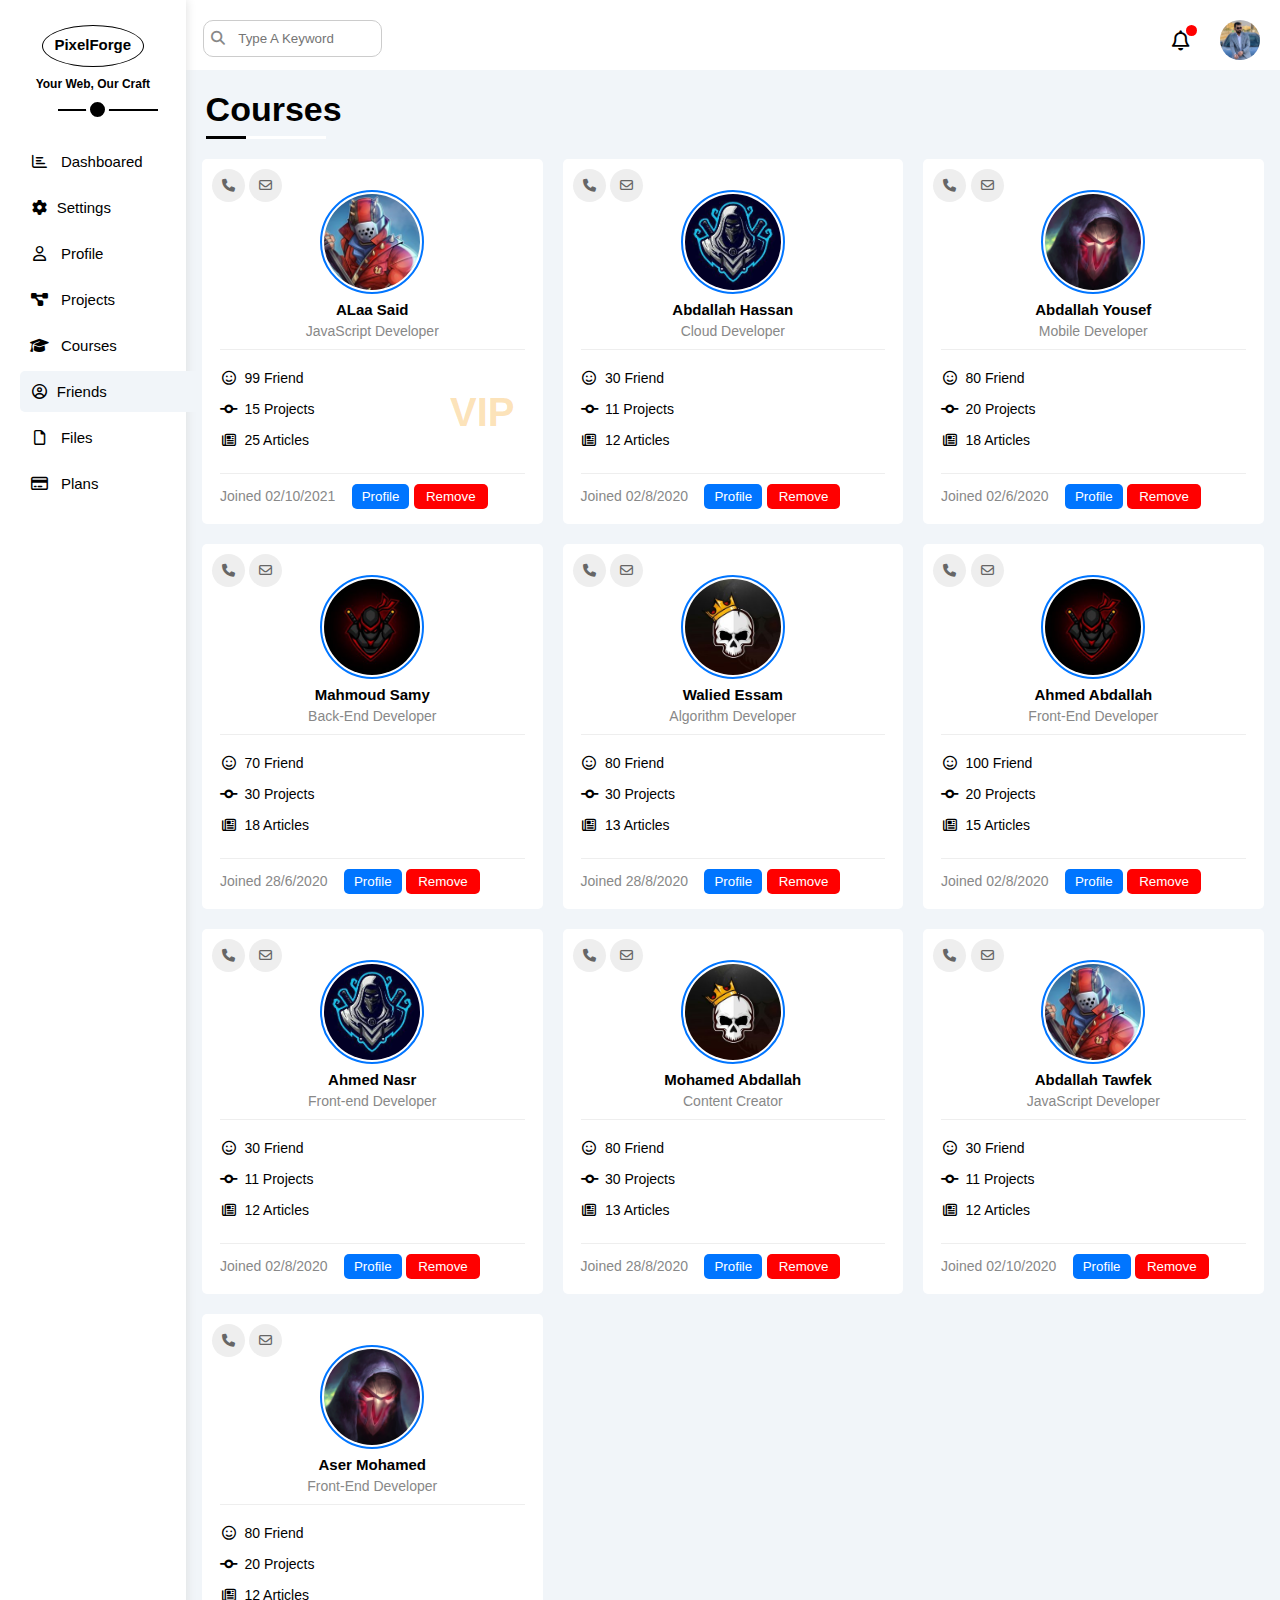
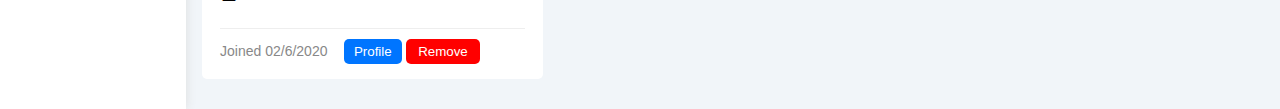
<file: index-6.html>
<!DOCTYPE html>
<html lang="en">
<head>
    <meta charset="UTF-8">
    <meta name="viewport" content="width=device-width, initial-scale=1.0">
    <title>Friends</title>
    <link rel="stylesheet" href="./css/all.min.css">
    <link rel="stylesheet" href="./css/main-6.css">
</head>
<body>
    <div class="container">
        <aside class="side-bar">
           <div class="main-logo">
            <h3>PixelForge</h3>
            <h4>Your Web, Our Craft</h4>
           </div>
           <div class="side-list">
            <ul>
                <li><a href="./index.html"><i class="fa-regular fa-chart-bar fa-fw"></i><span> Dashboared </span></a></li>
                <li><a href="./index-2.html"><i class="fa-solid fa-gear fa-fw"></i><span>Settings</span></a></li>
                <li><a href="./index-3.html"><i class="fa-regular fa-user fa-fw"></i><span> Profile</span></a></li>
                <li><a href="./index-4.html"><i class="fa-solid fa-diagram-project fa-fw"></i><span> Projects</span></a></li>
                <li><a href="./index-5.html"><i class="fa-solid fa-graduation-cap fa-fw"></i> <span>Courses</span></a></li>
                <li class="Pvt-list"><a href="./index-6.html"><i class="fa-regular fa-circle-user fa-fw"></i><span>Friends</span></a></li>
                <li><a href="./index-7.html"><i class="fa-regular fa-file fa-fw"></i> <span>Files</span></a></li>
                <li><a href="./index-8.html"><i class="fa-regular fa-credit-card fa-fw"></i> <span>Plans</span></a></li>
            </ul>
           </div>
        </aside>
        <div class="dashbord">
         <nav class="nav">
           <div class="search-input">
            <i class="fa-solid fa-magnifying-glass"></i>
            <input type="search" placeholder="Type A Keyword">
        </div>
        <div class="icons-nav">
            <i class="fa-regular fa-bell fa-lg"></i>
           <div class="img-nav">  
              <img src="./images/profile-01.jpg" alt="">
        </div>
        </div>
         </nav>
       
                <div class="head-home">
                    <h1>Courses</h1>
                </div>
                <div class="cards">
                    <div class="box">
                        <div class="img-icons">
                            <i class="fa-solid fa-phone"></i>
                        <i class="fa-regular fa-envelope"></i>
                            <div class="img">
                                <img src="./images/friend-01.jpg" alt="">
                                <h3>ALaa Said</h3>
                                <p>JavaScript Developer</p>
                            </div>
                        </div>
                           <div class="friend-info">
                               <div class="info-detiles">
                                <i class="fa-regular fa-face-smile fa-fw"></i>
                                <span>99 Friend</span>
                               </div>
                               <div class="info-detiles">
                                <i class="fa-solid fa-code-commit fa-fw"></i>
                                <span>15 Projects</span>
                               </div>
                               <div class="info-detiles">
                                <i class="fa-regular fa-newspaper fa-fw"></i>
                                <span>25 Articles</span>
                               </div>
                               <span class="vip">VIP</span>
                            </div>
                            <div class="friends-action">
                                <span>Joined 02/10/2021</span>
                                <a href="./index.html"> <button class="pt-normal">Profile</button></a>
                                <button class="pt-danger">Remove</button>
                            </div>
                        
                    </div>
                    <div class="box">
                        <div class="img-icons">
                            <i class="fa-solid fa-phone"></i>
                        <i class="fa-regular fa-envelope"></i>
                            <div class="img">
                                <img src="./images/friend-02.jpg" alt="">
                                <h3>Abdallah Hassan</h3>
                                <p>Cloud Developer</p>
                            </div>
                        </div>
                           <div class="friend-info">
                               <div class="info-detiles">
                                <i class="fa-regular fa-face-smile fa-fw"></i>
                                <span>30 Friend</span>
                               </div>
                               <div class="info-detiles">
                                <i class="fa-solid fa-code-commit fa-fw"></i>
                                <span>11 Projects</span>
                               </div>
                               <div class="info-detiles">
                                <i class="fa-regular fa-newspaper fa-fw"></i>
                                <span>12 Articles</span>
                               </div>
                            </div>
                            <div class="friends-action">
                                <span>Joined 02/8/2020</span>
                                <a href="./index.html"> <button class="pt-normal">Profile</button></a>
                                <button class="pt-danger">Remove</button>
                            </div>
                        
                    </div>
                    <div class="box">
                        <div class="img-icons">
                            <i class="fa-solid fa-phone"></i>
                        <i class="fa-regular fa-envelope"></i>
                            <div class="img">
                                <img src="./images/friend-03.jpg" alt="">
                                <h3>Abdallah Yousef</h3>
                                <p>Mobile Developer</p>
                            </div>
                        </div>
                           <div class="friend-info">
                               <div class="info-detiles">
                                <i class="fa-regular fa-face-smile fa-fw"></i>
                                <span>80 Friend</span>
                               </div>
                               <div class="info-detiles">
                                <i class="fa-solid fa-code-commit fa-fw"></i>
                                <span>20 Projects</span>
                               </div>
                               <div class="info-detiles">
                                <i class="fa-regular fa-newspaper fa-fw"></i>
                                <span>18 Articles</span>
                               </div>
                            </div>
                            <div class="friends-action">
                                <span>Joined 02/6/2020</span>
                                <a href="./index.html"> <button class="pt-normal">Profile</button></a>
                                <button class="pt-danger">Remove</button>
                            </div>
                        
                    </div>
                    <div class="box">
                        <div class="img-icons">
                            <i class="fa-solid fa-phone"></i>
                        <i class="fa-regular fa-envelope"></i>
                            <div class="img">
                                <img src="./images/friend-04.jpg" alt="">
                                <h3>Mahmoud Samy</h3>
                                <p>Back-End Developer</p>
                            </div>
                        </div>
                           <div class="friend-info">
                               <div class="info-detiles">
                                <i class="fa-regular fa-face-smile fa-fw"></i>
                                <span>70 Friend</span>
                               </div>
                               <div class="info-detiles">
                                <i class="fa-solid fa-code-commit fa-fw"></i>
                                <span>30 Projects</span>
                               </div>
                               <div class="info-detiles">
                                <i class="fa-regular fa-newspaper fa-fw"></i>
                                <span>18 Articles</span>
                               </div>
                            </div>
                            <div class="friends-action">
                                <span>Joined 28/6/2020</span>
                                <a href="./index.html"> <button class="pt-normal">Profile</button></a>
                                <button class="pt-danger">Remove</button>
                            </div>
                        
                    </div>
                    <div class="box">
                        <div class="img-icons">
                            <i class="fa-solid fa-phone"></i>
                        <i class="fa-regular fa-envelope"></i>
                            <div class="img">
                                <img src="./images/friend-05.jpg" alt="">
                                <h3>Walied Essam</h3>
                                <p>Algorithm Developer</p>
                            </div>
                        </div>
                           <div class="friend-info">
                               <div class="info-detiles">
                                <i class="fa-regular fa-face-smile fa-fw"></i>
                                <span>80 Friend</span>
                               </div>
                               <div class="info-detiles">
                                <i class="fa-solid fa-code-commit fa-fw"></i>
                                <span>30 Projects</span>
                               </div>
                               <div class="info-detiles">
                                <i class="fa-regular fa-newspaper fa-fw"></i>
                                <span>13 Articles</span>
                               </div>
                            </div>
                            <div class="friends-action">
                                <span>Joined 28/8/2020</span>
                                <a href="./index.html"> <button class="pt-normal">Profile</button></a>
                                <button class="pt-danger">Remove</button>
                            </div>
                        
                    </div>
                    <div class="box">
                        <div class="img-icons">
                            <i class="fa-solid fa-phone"></i>
                        <i class="fa-regular fa-envelope"></i>
                            <div class="img">
                                <img src="./images/friend-04.jpg" alt="">
                                <h3>Ahmed Abdallah</h3>
                                <p>Front-End Developer</p>
                            </div>
                        </div>
                           <div class="friend-info">
                               <div class="info-detiles">
                                <i class="fa-regular fa-face-smile fa-fw"></i>
                                <span>100 Friend</span>
                               </div>
                               <div class="info-detiles">
                                <i class="fa-solid fa-code-commit fa-fw"></i>
                                <span>20 Projects</span>
                               </div>
                               <div class="info-detiles">
                                <i class="fa-regular fa-newspaper fa-fw"></i>
                                <span>15 Articles</span>
                               </div>
                            </div>
                            <div class="friends-action">
                                <span>Joined 02/8/2020</span>
                                <a href="./index.html"> <button class="pt-normal">Profile</button></a>
                                <button class="pt-danger">Remove</button>
                            </div>
                        
                    </div>
                    <div class="box">
                        <div class="img-icons">
                            <i class="fa-solid fa-phone"></i>
                        <i class="fa-regular fa-envelope"></i>
                            <div class="img">
                                <img src="./images/friend-02.jpg" alt="">
                                <h3>Ahmed Nasr</h3>
                                <p>Front-end Developer</p>
                            </div>
                        </div>
                           <div class="friend-info">
                               <div class="info-detiles">
                                <i class="fa-regular fa-face-smile fa-fw"></i>
                                <span>30 Friend</span>
                               </div>
                               <div class="info-detiles">
                                <i class="fa-solid fa-code-commit fa-fw"></i>
                                <span>11 Projects</span>
                               </div>
                               <div class="info-detiles">
                                <i class="fa-regular fa-newspaper fa-fw"></i>
                                <span>12 Articles</span>
                               </div>
                            </div>
                            <div class="friends-action">
                                <span>Joined 02/8/2020</span>
                                <a href="./index.html"> <button class="pt-normal">Profile</button></a>
                                <button class="pt-danger">Remove</button>
                            </div>
                        
                    </div>
                    <div class="box">
                        <div class="img-icons">
                            <i class="fa-solid fa-phone"></i>
                        <i class="fa-regular fa-envelope"></i>
                            <div class="img">
                                <img src="./images/friend-05.jpg" alt="">
                                <h3>Mohamed Abdallah</h3>
                                <p>Content Creator</p>
                            </div>
                        </div>
                           <div class="friend-info">
                               <div class="info-detiles">
                                <i class="fa-regular fa-face-smile fa-fw"></i>
                                <span>80 Friend</span>
                               </div>
                               <div class="info-detiles">
                                <i class="fa-solid fa-code-commit fa-fw"></i>
                                <span>30 Projects</span>
                               </div>
                               <div class="info-detiles">
                                <i class="fa-regular fa-newspaper fa-fw"></i>
                                <span>13 Articles</span>
                               </div>
                            </div>
                            <div class="friends-action">
                                <span>Joined 28/8/2020</span>
                                <a href="./index.html"> <button class="pt-normal">Profile</button></a>
                                <button class="pt-danger">Remove</button>
                            </div>
                        
                    </div>
                    <div class="box">
                        <div class="img-icons">
                            <i class="fa-solid fa-phone"></i>
                        <i class="fa-regular fa-envelope"></i>
                            <div class="img">
                                <img src="./images/friend-01.jpg" alt="">
                                <h3>Abdallah Tawfek</h3>
                                <p>JavaScript Developer</p>
                            </div>
                        </div>
                           <div class="friend-info">
                               <div class="info-detiles">
                                <i class="fa-regular fa-face-smile fa-fw"></i>
                                <span>30 Friend</span>
                               </div>
                               <div class="info-detiles">
                                <i class="fa-solid fa-code-commit fa-fw"></i>
                                <span>11 Projects</span>
                               </div>
                               <div class="info-detiles">
                                <i class="fa-regular fa-newspaper fa-fw"></i>
                                <span>12 Articles</span>
                               </div>
                            </div>
                            <div class="friends-action">
                                <span>Joined 02/10/2020</span>
                                <a href="./index.html"> <button class="pt-normal">Profile</button></a>
                                <button class="pt-danger">Remove</button>
                            </div>
                        
                    </div>
                    <div class="box">
                        <div class="img-icons">
                            <i class="fa-solid fa-phone"></i>
                        <i class="fa-regular fa-envelope"></i>
                            <div class="img">
                                <img src="./images/friend-03.jpg" alt="">
                                <h3>Aser Mohamed</h3>
                                <p>Front-End Developer </p>
                            </div>
                        </div>
                           <div class="friend-info">
                               <div class="info-detiles">
                                <i class="fa-regular fa-face-smile fa-fw"></i>
                                <span>80 Friend</span>
                               </div>
                               <div class="info-detiles">
                                <i class="fa-solid fa-code-commit fa-fw"></i>
                                <span>20 Projects</span>
                               </div>
                               <div class="info-detiles">
                                <i class="fa-regular fa-newspaper fa-fw"></i>
                                <span>12 Articles</span>
                               </div>
                            </div>
                            <div class="friends-action">
                                <span>Joined 02/6/2020</span>
                                <a href="./index.html"> <button class="pt-normal">Profile</button></a>
                                <button class="pt-danger">Remove</button>
                            </div>
                        
                    </div>
             
                    
                        
                    </div>
                  
                    

              
        </div>

               
</div>
    
</body>
</html>
</file>
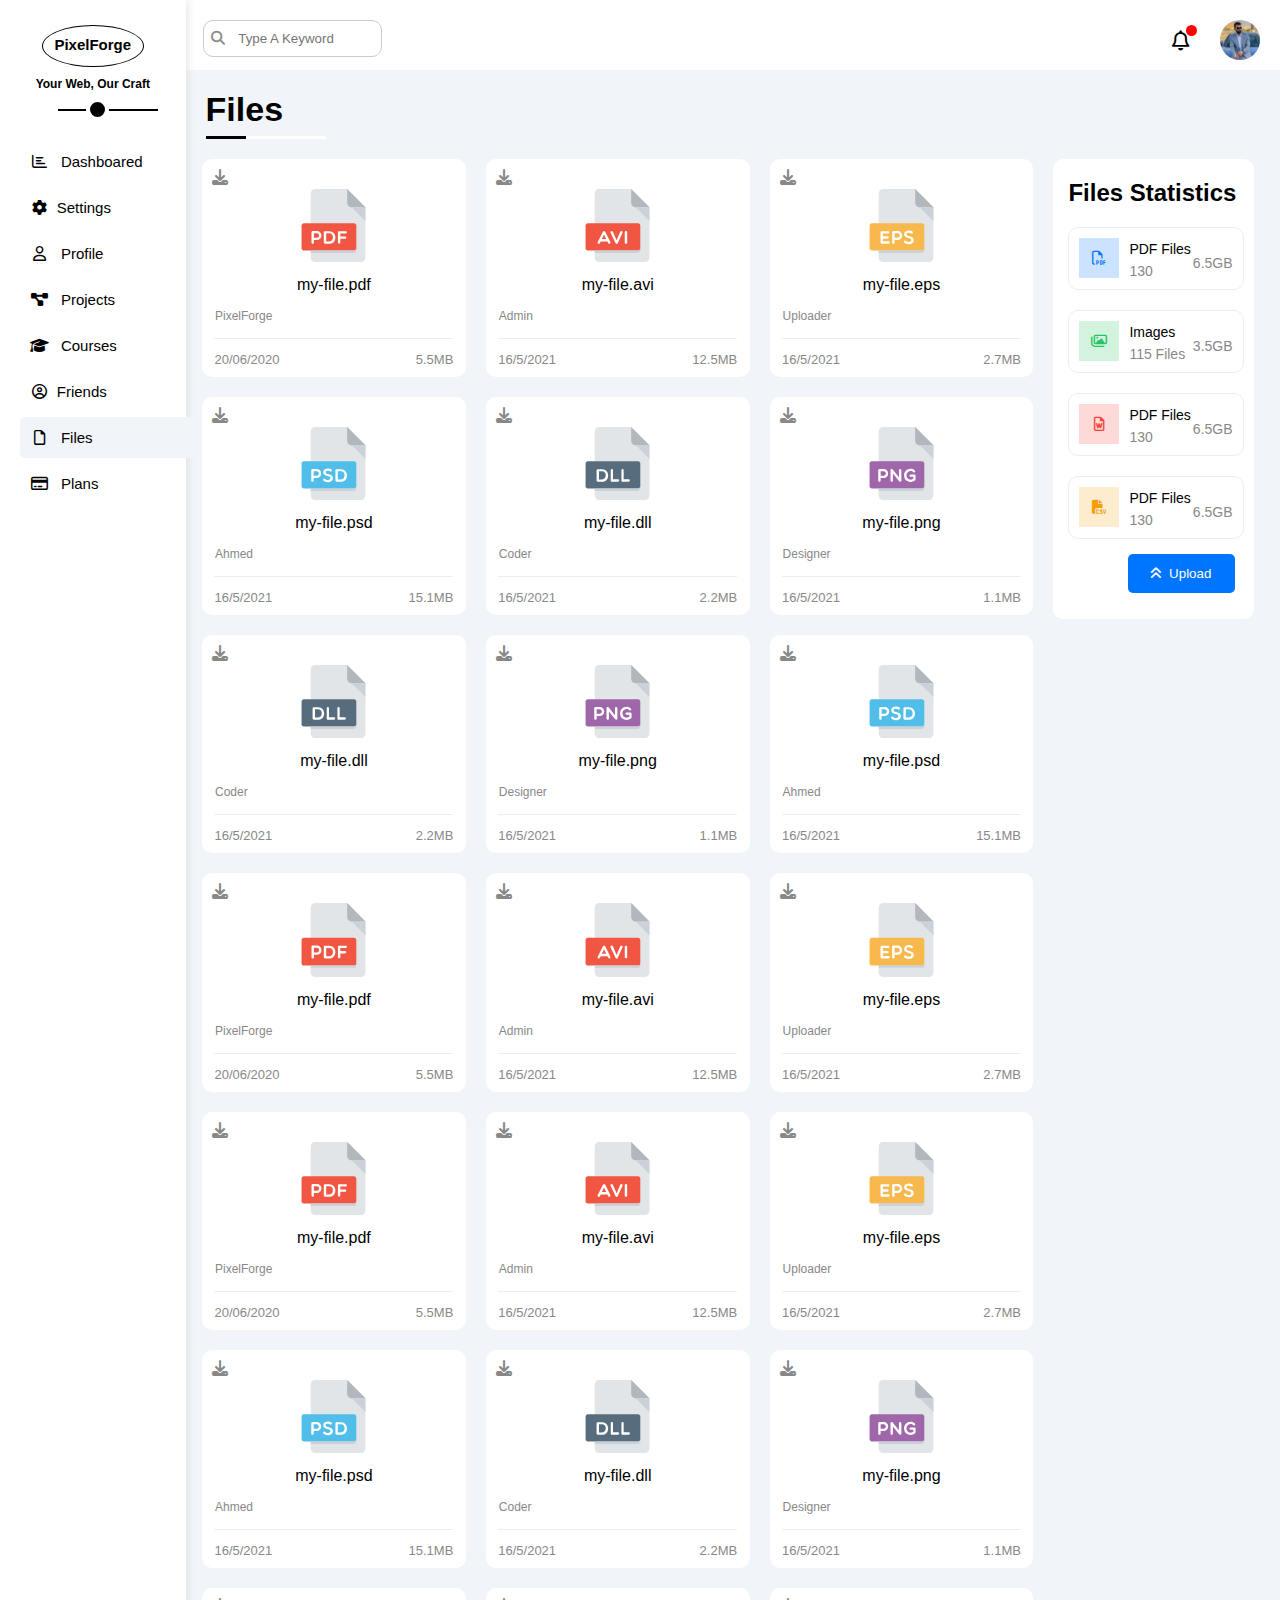
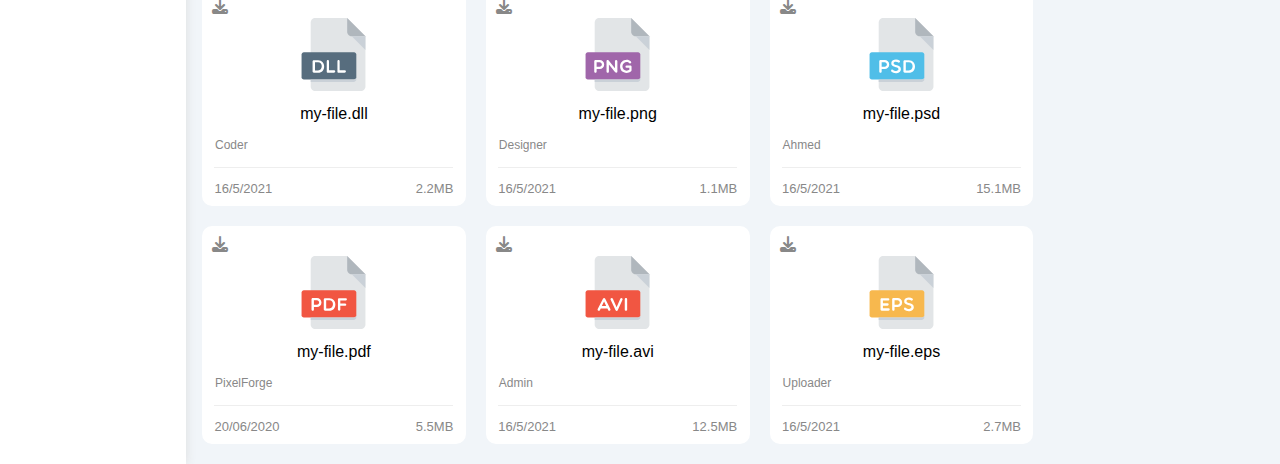
<file: index-7.html>
<!DOCTYPE html>
<html lang="en">
<head>
    <meta charset="UTF-8">
    <meta name="viewport" content="width=device-width, initial-scale=1.0">
    <title>Files</title>
    <link rel="stylesheet" href="./css/all.min.css">
    <link rel="stylesheet" href="./css/main-7.css">
</head>
<body>
    <div class="container">
        <aside class="side-bar">
           <div class="main-logo">
            <h3>PixelForge</h3>
            <h4>Your Web, Our Craft</h4>
           </div>
           <div class="side-list">
            <ul>
                <li><a href="./index.html"><i class="fa-regular fa-chart-bar fa-fw"></i><span> Dashboared </span></a></li>
                <li><a href="./index-2.html"><i class="fa-solid fa-gear fa-fw"></i><span>Settings</span></a></li>
                <li><a href="./index-3.html"><i class="fa-regular fa-user fa-fw"></i><span> Profile</span></a></li>
                <li><a href="./index-4.html"><i class="fa-solid fa-diagram-project fa-fw"></i><span> Projects</span></a></li>
                <li><a href="./index-5.html"><i class="fa-solid fa-graduation-cap fa-fw"></i> <span>Courses</span></a></li>
                <li><a href="./index-6.html"><i class="fa-regular fa-circle-user fa-fw"></i><span>Friends</span></a></li>
                <li class="Pvt-list"><a href="./index-7.html"><i class="fa-regular fa-file fa-fw"></i> <span>Files</span></a></li>
                <li><a href="./index-8.html"><i class="fa-regular fa-credit-card fa-fw"></i> <span>Plans</span></a></li>
            </ul>
           </div>
        </aside>
        <div class="dashbord">
         <nav class="nav">
           <div class="search-input">
            <i class="fa-solid fa-magnifying-glass"></i>
            <input type="search" placeholder="Type A Keyword">
        </div>
        <div class="icons-nav">
            <i class="fa-regular fa-bell fa-lg"></i>
           <div class="img-nav">  
              <img src="./images/profile-01.jpg" alt="">
        </div>
        </div>
         </nav>
       
                <div class="head-home">
                    <h1>Files</h1>
                </div>
                <div class="files">
                    <div class="up-files">
                        <div class="card">
                            <i class="fa-solid fa-download c-grey p-absolute"></i>
                            <img src="./images/file-1.svg" alt="">
                           <p>my-file.pdf</p>
                           <span class="span-logo">PixelForge</span>
                           <div class="time-file">
                            <span>20/06/2020</span>
                            <span>5.5MB</span>
                           </div>
                        </div>
                        <div class="card">
                            <i class="fa-solid fa-download c-grey p-absolute"></i>
                            <img src="./images/file-2.svg" alt="">
                           <p>my-file.avi</p>
                           <span class="span-logo">Admin</span>
                           <div class="time-file">
                            <span>16/5/2021</span>
                            <span>12.5MB</span>
                           </div>
                        </div>
                        <div class="card">
                            <i class="fa-solid fa-download c-grey p-absolute"></i>
                            <img src="./images/file-3.svg" alt="">
                           <p>my-file.eps</p>
                           <span class="span-logo">Uploader</span>
                           <div class="time-file">
                            <span>16/5/2021</span>
                            <span>2.7MB</span>
                           </div>
                        </div>
                        <div class="card">
                            <i class="fa-solid fa-download c-grey p-absolute"></i>
                            <img src="./images/file-4.svg" alt="">
                           <p>my-file.psd</p>
                           <span class="span-logo">Ahmed</span>
                           <div class="time-file">
                            <span>16/5/2021</span>
                            <span>15.1MB</span>
                           </div>
                        </div>
                        <div class="card">
                            <i class="fa-solid fa-download c-grey p-absolute"></i>
                            <img src="./images/file-5.svg" alt="">
                           <p>my-file.dll</p>
                           <span class="span-logo">Coder</span>
                           <div class="time-file">
                            <span>16/5/2021</span>
                            <span>2.2MB</span>
                           </div>
                        </div>
                        <div class="card">
                            <i class="fa-solid fa-download c-grey p-absolute"></i>
                            <img src="./images/file-6.svg" alt="">
                           <p>my-file.png</p>
                           <span class="span-logo">Designer</span>
                           <div class="time-file">
                            <span>16/5/2021</span>
                            <span>1.1MB</span>
                           </div>
                        </div>
                        <div class="card">
                            <i class="fa-solid fa-download c-grey p-absolute"></i>
                            <img src="./images/file-5.svg" alt="">
                           <p>my-file.dll</p>
                           <span class="span-logo">Coder</span>
                           <div class="time-file">
                            <span>16/5/2021</span>
                            <span>2.2MB</span>
                           </div>
                        </div>
                        <div class="card">
                            <i class="fa-solid fa-download c-grey p-absolute"></i>
                            <img src="./images/file-6.svg" alt="">
                           <p>my-file.png</p>
                           <span class="span-logo">Designer</span>
                           <div class="time-file">
                            <span>16/5/2021</span>
                            <span>1.1MB</span>
                           </div>
                        </div>
                        <div class="card">
                            <i class="fa-solid fa-download c-grey p-absolute"></i>
                            <img src="./images/file-4.svg" alt="">
                           <p>my-file.psd</p>
                           <span class="span-logo">Ahmed</span>
                           <div class="time-file">
                            <span>16/5/2021</span>
                            <span>15.1MB</span>
                           </div>
                        </div>
                        <div class="card">
                            <i class="fa-solid fa-download c-grey p-absolute"></i>
                            <img src="./images/file-1.svg" alt="">
                           <p>my-file.pdf</p>
                           <span class="span-logo">PixelForge</span>
                           <div class="time-file">
                            <span>20/06/2020</span>
                            <span>5.5MB</span>
                           </div>
                        </div>
                        <div class="card">
                            <i class="fa-solid fa-download c-grey p-absolute"></i>
                            <img src="./images/file-2.svg" alt="">
                           <p>my-file.avi</p>
                           <span class="span-logo">Admin</span>
                           <div class="time-file">
                            <span>16/5/2021</span>
                            <span>12.5MB</span>
                           </div>
                        </div>
                        <div class="card">
                            <i class="fa-solid fa-download c-grey p-absolute"></i>
                            <img src="./images/file-3.svg" alt="">
                           <p>my-file.eps</p>
                           <span class="span-logo">Uploader</span>
                           <div class="time-file">
                            <span>16/5/2021</span>
                            <span>2.7MB</span>
                           </div>
                        </div>
                        <div class="card">
                            <i class="fa-solid fa-download c-grey p-absolute"></i>
                            <img src="./images/file-1.svg" alt="">
                           <p>my-file.pdf</p>
                           <span class="span-logo">PixelForge</span>
                           <div class="time-file">
                            <span>20/06/2020</span>
                            <span>5.5MB</span>
                           </div>
                        </div>
                        <div class="card">
                            <i class="fa-solid fa-download c-grey p-absolute"></i>
                            <img src="./images/file-2.svg" alt="">
                           <p>my-file.avi</p>
                           <span class="span-logo">Admin</span>
                           <div class="time-file">
                            <span>16/5/2021</span>
                            <span>12.5MB</span>
                           </div>
                        </div>
                        <div class="card">
                            <i class="fa-solid fa-download c-grey p-absolute"></i>
                            <img src="./images/file-3.svg" alt="">
                           <p>my-file.eps</p>
                           <span class="span-logo">Uploader</span>
                           <div class="time-file">
                            <span>16/5/2021</span>
                            <span>2.7MB</span>
                           </div>
                        </div>
                        <div class="card">
                            <i class="fa-solid fa-download c-grey p-absolute"></i>
                            <img src="./images/file-4.svg" alt="">
                           <p>my-file.psd</p>
                           <span class="span-logo">Ahmed</span>
                           <div class="time-file">
                            <span>16/5/2021</span>
                            <span>15.1MB</span>
                           </div>
                        </div>
                        <div class="card">
                            <i class="fa-solid fa-download c-grey p-absolute"></i>
                            <img src="./images/file-5.svg" alt="">
                           <p>my-file.dll</p>
                           <span class="span-logo">Coder</span>
                           <div class="time-file">
                            <span>16/5/2021</span>
                            <span>2.2MB</span>
                           </div>
                        </div>
                        <div class="card">
                            <i class="fa-solid fa-download c-grey p-absolute"></i>
                            <img src="./images/file-6.svg" alt="">
                           <p>my-file.png</p>
                           <span class="span-logo">Designer</span>
                           <div class="time-file">
                            <span>16/5/2021</span>
                            <span>1.1MB</span>
                           </div>
                        </div>
                        <div class="card">
                            <i class="fa-solid fa-download c-grey p-absolute"></i>
                            <img src="./images/file-5.svg" alt="">
                           <p>my-file.dll</p>
                           <span class="span-logo">Coder</span>
                           <div class="time-file">
                            <span>16/5/2021</span>
                            <span>2.2MB</span>
                           </div>
                        </div>
                        <div class="card">
                            <i class="fa-solid fa-download c-grey p-absolute"></i>
                            <img src="./images/file-6.svg" alt="">
                           <p>my-file.png</p>
                           <span class="span-logo">Designer</span>
                           <div class="time-file">
                            <span>16/5/2021</span>
                            <span>1.1MB</span>
                           </div>
                        </div>
                        <div class="card">
                            <i class="fa-solid fa-download c-grey p-absolute"></i>
                            <img src="./images/file-4.svg" alt="">
                           <p>my-file.psd</p>
                           <span class="span-logo">Ahmed</span>
                           <div class="time-file">
                            <span>16/5/2021</span>
                            <span>15.1MB</span>
                           </div>
                        </div>
                        <div class="card">
                            <i class="fa-solid fa-download c-grey p-absolute"></i>
                            <img src="./images/file-1.svg" alt="">
                           <p>my-file.pdf</p>
                           <span class="span-logo">PixelForge</span>
                           <div class="time-file">
                            <span>20/06/2020</span>
                            <span>5.5MB</span>
                           </div>
                        </div>
                        <div class="card">
                            <i class="fa-solid fa-download c-grey p-absolute"></i>
                            <img src="./images/file-2.svg" alt="">
                           <p>my-file.avi</p>
                           <span class="span-logo">Admin</span>
                           <div class="time-file">
                            <span>16/5/2021</span>
                            <span>12.5MB</span>
                           </div>
                        </div>
                        <div class="card">
                            <i class="fa-solid fa-download c-grey p-absolute"></i>
                            <img src="./images/file-3.svg" alt="">
                           <p>my-file.eps</p>
                           <span class="span-logo">Uploader</span>
                           <div class="time-file">
                            <span>16/5/2021</span>
                            <span>2.7MB</span>
                           </div>
                        </div>
                    </div>
                    <div class="Files-Statistics">
                        <h2>Files Statistics</h2>
                      <div class="title-files">
                        <div class="statist">
                            <div class="img-statist">
                               <i class="fa-regular fa-file-pdf fa-lg"></i>
                            </div>
                            <div class="title-statist">
                               <p>PDF Files</p>
                               <span>130</span>
                           </div>
                           </div>
                           <span class="span-space">6.5GB</span>
                      </div>
                      <div class="title-files">
                        <div class="statist">
                            <div class="img-statist">
                                <i class="fa-regular fa-images fa-lg c-green"></i>
                            </div>
                            <div class="title-statist">
                               <p>Images</p>
                               <span> 115 Files</span>
                           </div>
                           </div>
                           <span class="span-space">3.5GB</span>
                      </div>
                      <div class="title-files">
                        <div class="statist">
                            <div class="img-statist">
                                <i class="fa-regular fa-file-word fa-lg c-red"></i>
                            </div>
                            <div class="title-statist">
                               <p>PDF Files</p>
                               <span>130</span>
                           </div>
                           </div>
                           <span class="span-space">6.5GB</span>
                      </div>
                      <div class="title-files">
                        <div class="statist">
                            <div class="img-statist">
                                <i class="fa-solid fa-file-csv fa-lg c-orange"></i>
                            </div>
                            <div class="title-statist">
                               <p>PDF Files</p>
                               <span>130</span>
                           </div>
                           </div>
                           <span class="span-space">6.5GB</span>
                      </div>
                      <button><i class="fa-solid fa-angles-up mr-10"></i> Upload</button>
                    </div>
                   
                </div>
        </div>
    </div>
</body>
</html>
</file>
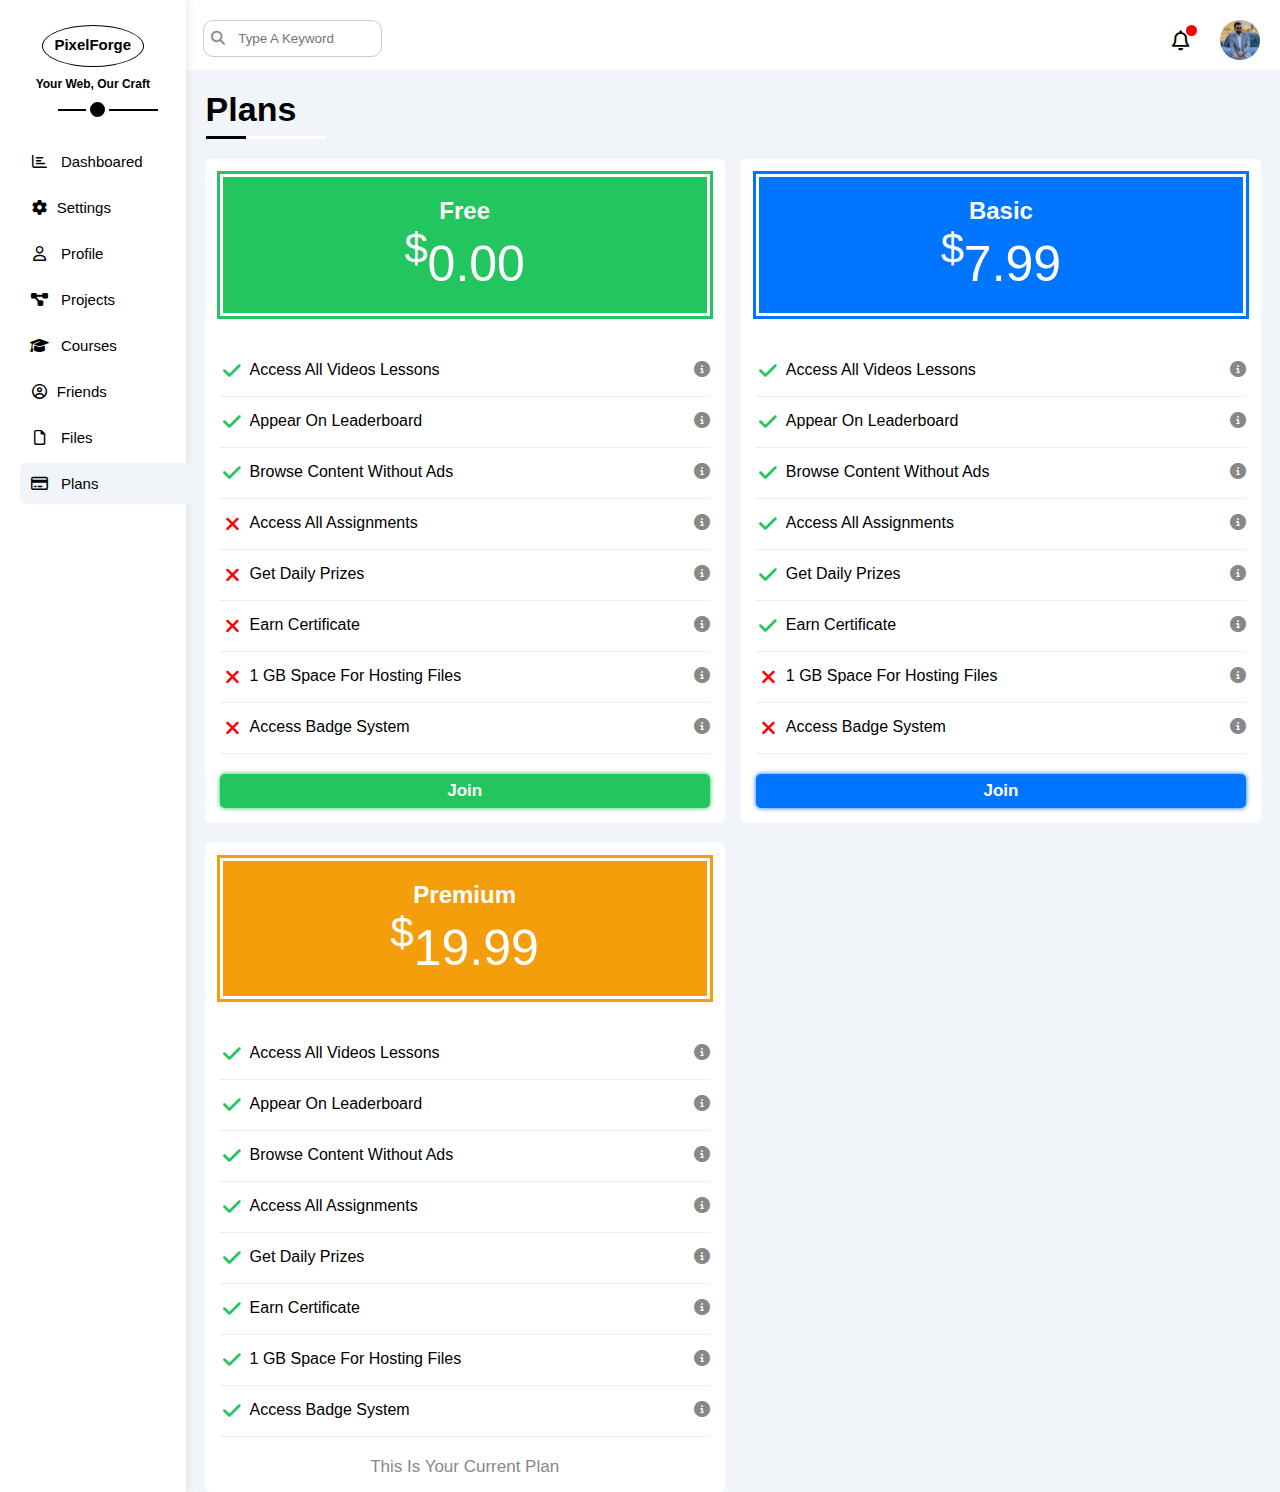
<file: index-8.html>
<!DOCTYPE html>
<html lang="en">
<head>
    <meta charset="UTF-8">
    <meta name="viewport" content="width=device-width, initial-scale=1.0">
    <title>Plans</title>
    <link rel="stylesheet" href="./css/all.min.css">
    <link rel="stylesheet" href="./css/main-8.css">
</head>
<body>
    <div class="container">
        <aside class="side-bar">
           <div class="main-logo">
            <h3>PixelForge</h3>
            <h4>Your Web, Our Craft</h4>
           </div>
           <div class="side-list">
            <ul>
                <li><a href="./index.html"><i class="fa-regular fa-chart-bar fa-fw"></i><span> Dashboared </span></a></li>
                <li><a href="./index-2.html"><i class="fa-solid fa-gear fa-fw"></i><span>Settings</span></a></li>
                <li><a href="./index-3.html"><i class="fa-regular fa-user fa-fw"></i><span> Profile</span></a></li>
                <li><a href="./index-4.html"><i class="fa-solid fa-diagram-project fa-fw"></i><span> Projects</span></a></li>
                <li><a href="./index-5.html"><i class="fa-solid fa-graduation-cap fa-fw"></i> <span>Courses</span></a></li>
                <li><a href="./index-6.html"><i class="fa-regular fa-circle-user fa-fw"></i><span>Friends</span></a></li>
                <li><a href="./index-7.html"><i class="fa-regular fa-file fa-fw"></i> <span>Files</span></a></li>
                <li class="Pvt-list"><a href="./index-8.html"><i class="fa-regular fa-credit-card fa-fw"></i> <span>Plans</span></a></li>
            </ul>
           </div>
        </aside>
        <div class="dashbord">
         <nav class="nav">
           <div class="search-input">
            <i class="fa-solid fa-magnifying-glass"></i>
            <input type="search" placeholder="Type A Keyword">
        </div>
        <div class="icons-nav">
            <i class="fa-regular fa-bell fa-lg"></i>
           <div class="img-nav">  
              <img src="./images/profile-01.jpg" alt="">
        </div>
        </div>
         </nav>
       
                <div class="head-home">
                    <h1>Plans</h1>
                </div>
                <div class="cards">
                    <div class="box">
                        <div class="box-title">
                            <h2>Free</h2>
                            <h1><sup>$</sup>0.00</h1>
                        </div>
                        <div class="box-content">
                            <div class="plan">
                             <i class="fa-solid fa-check fa-fw yes"></i>
                             <h4>Access All Videos Lessons</h4>
                            </div>
                             <div class="icon">
                                 <i class="fa-solid fa-circle-info help"></i>
                             </div>
                         </div>
                        <div class="box-content">
                           <div class="plan">
                            <i class="fa-solid fa-check fa-fw yes"></i>
                            <h4>Appear On Leaderboard</h4>
                           </div>
                            <div class="icon">
                                <i class="fa-solid fa-circle-info help"></i>
                            </div>
                        </div>
                        <div class="box-content">
                           <div class="plan">
                            <i class="fa-solid fa-check fa-fw yes"></i>
                            <h4>Browse Content Without Ads</h4>
                           </div>
                            <div class="icon">
                                <i class="fa-solid fa-circle-info help"></i>
                            </div>
                        </div>
                        <div class="box-content">
                           <div class="plan">
                            <i class="fa-solid fa-xmark fa-fw"></i>
                            <h4>Access All Assignments</h4>
                           </div>
                            <div class="icon">
                                <i class="fa-solid fa-circle-info help"></i>
                            </div>
                        </div>
                        <div class="box-content">
                           <div class="plan">
                            <i class="fa-solid fa-xmark fa-fw"></i>
                            <h4>Get Daily Prizes</h4>
                           </div>
                            <div class="icon">
                                <i class="fa-solid fa-circle-info help"></i>
                            </div>
                        </div>
                        <div class="box-content">
                           <div class="plan">
                            <i class="fa-solid fa-xmark fa-fw"></i>
                            <h4>Earn Certificate</h4>
                           </div>
                            <div class="icon">
                                <i class="fa-solid fa-circle-info help"></i>
                            </div>
                        </div>
                        <div class="box-content">
                           <div class="plan">
                            <i class="fa-solid fa-xmark fa-fw"></i>
                            <h4>1 GB Space For Hosting Files</h4>
                           </div>
                            <div class="icon">
                                <i class="fa-solid fa-circle-info help"></i>
                            </div>
                        </div>
                        <div class="box-content">
                           <div class="plan">
                            <i class="fa-solid fa-xmark fa-fw"></i>
                            <h4>Access Badge System</h4>
                           </div>
                            <div class="icon">
                                <i class="fa-solid fa-circle-info help"></i>
                            </div>
                        </div>
                        <a href=""><button>Join</button></a>
                </div>
                    <div class="box c-blue">
                        <div class="box-title">
                            <h2>Basic</h2>
                            <h1><sup>$</sup>7.99</h1>
                        </div>
                        <div class="box-content">
                            <div class="plan">
                             <i class="fa-solid fa-check fa-fw yes"></i>
                             <h4>Access All Videos Lessons</h4>
                            </div>
                             <div class="icon">
                                 <i class="fa-solid fa-circle-info help"></i>
                             </div>
                         </div>
                        <div class="box-content">
                           <div class="plan">
                            <i class="fa-solid fa-check fa-fw yes"></i>
                            <h4>Appear On Leaderboard</h4>
                           </div>
                            <div class="icon">
                                <i class="fa-solid fa-circle-info help"></i>
                            </div>
                        </div>
                        <div class="box-content">
                           <div class="plan">
                            <i class="fa-solid fa-check fa-fw yes"></i>
                            <h4>Browse Content Without Ads</h4>
                           </div>
                            <div class="icon">
                                <i class="fa-solid fa-circle-info help"></i>
                            </div>
                        </div>
                        <div class="box-content">
                           <div class="plan">
                            <i class="fa-solid fa-check fa-fw yes"></i>
                            <h4>Access All Assignments</h4>
                           </div>
                            <div class="icon">
                                <i class="fa-solid fa-circle-info help"></i>
                            </div>
                        </div>
                        <div class="box-content">
                           <div class="plan">
                            <i class="fa-solid fa-check fa-fw yes"></i>
                            <h4>Get Daily Prizes</h4>
                           </div>
                            <div class="icon">
                                <i class="fa-solid fa-circle-info help"></i>
                            </div>
                        </div>
                        <div class="box-content">
                           <div class="plan">
                            <i class="fa-solid fa-check fa-fw yes"></i>
                            <h4>Earn Certificate</h4>
                           </div>
                            <div class="icon">
                                <i class="fa-solid fa-circle-info help"></i>
                            </div>
                        </div>
                        <div class="box-content">
                           <div class="plan">
                            <i class="fa-solid fa-xmark fa-fw"></i>
                            <h4>1 GB Space For Hosting Files</h4>
                           </div>
                            <div class="icon">
                                <i class="fa-solid fa-circle-info help"></i>
                            </div>
                        </div>
                        <div class="box-content">
                           <div class="plan">
                            <i class="fa-solid fa-xmark fa-fw"></i>
                            <h4>Access Badge System</h4>
                           </div>
                            <div class="icon">
                                <i class="fa-solid fa-circle-info help"></i>
                            </div>
                        </div>
                        <a href=""><button>Join</button></a>
                </div>
                    <div class="box c-orange">
                        <div class="box-title">
                            <h2>Premium</h2>
                            <h1><sup>$</sup>19.99</h1>
                        </div>
                        <div class="box-content">
                            <div class="plan">
                             <i class="fa-solid fa-check fa-fw yes"></i>
                             <h4>Access All Videos Lessons</h4>
                            </div>
                             <div class="icon">
                                 <i class="fa-solid fa-circle-info help"></i>
                             </div>
                         </div>
                        <div class="box-content">
                           <div class="plan">
                            <i class="fa-solid fa-check fa-fw yes"></i>
                            <h4>Appear On Leaderboard</h4>
                           </div>
                            <div class="icon">
                                <i class="fa-solid fa-circle-info help"></i>
                            </div>
                        </div>
                        <div class="box-content">
                           <div class="plan">
                            <i class="fa-solid fa-check fa-fw yes"></i>
                            <h4>Browse Content Without Ads</h4>
                           </div>
                            <div class="icon">
                                <i class="fa-solid fa-circle-info help"></i>
                            </div>
                        </div>
                        <div class="box-content">
                           <div class="plan">
                            <i class="fa-solid fa-check fa-fw yes"></i>
                            <h4>Access All Assignments</h4>
                           </div>
                            <div class="icon">
                                <i class="fa-solid fa-circle-info help"></i>
                            </div>
                        </div>
                        <div class="box-content">
                           <div class="plan">
                            <i class="fa-solid fa-check fa-fw yes"></i>
                            <h4>Get Daily Prizes</h4>
                           </div>
                            <div class="icon">
                                <i class="fa-solid fa-circle-info help"></i>
                            </div>
                        </div>
                        <div class="box-content">
                           <div class="plan">
                            <i class="fa-solid fa-check fa-fw yes"></i>
                            <h4>Earn Certificate</h4>
                           </div>
                            <div class="icon">
                                <i class="fa-solid fa-circle-info help"></i>
                            </div>
                        </div>
                        <div class="box-content">
                           <div class="plan">
                            <i class="fa-solid fa-check fa-fw yes"></i>
                            <h4>1 GB Space For Hosting Files</h4>
                           </div>
                            <div class="icon">
                                <i class="fa-solid fa-circle-info help"></i>
                            </div>
                        </div>
                        <div class="box-content">
                           <div class="plan">
                            <i class="fa-solid fa-check fa-fw yes"></i>
                            <h4>Access Badge System</h4>
                           </div>
                            <div class="icon">
                                <i class="fa-solid fa-circle-info help"></i>
                            </div>
                        </div>
                       <p>This Is Your Current Plan</p>
                </div>
        </div>
    </div>
</body>
</html>
</file>
<file: css/main.css>
*{
    margin: 0;
    box-sizing: border-box;
    font-family: "Open Sans", sans-serif;
}
/* Style the scrollbar background */
::-webkit-scrollbar {
    background: white;
}
  /* Style the scrollbar handle */
  ::-webkit-scrollbar-thumb {
    background: #0075ff;
}
.container{
    width: 100%;
    display: flex;
    justify-content: center;
}
.container aside{
    width:14.5%;
    background-color: white;
    box-shadow: 0 0 10px #ddd;
    position: relative;
}
.container .dashbord{
    width: 85.5%;
    background-color: #f1f5f9;
}
.container aside .main-logo{
    margin: auto;
    text-align: center;
    margin-bottom: 60px;
}
.container aside .main-logo h3{
    width: 55%;
    height: 35px;
    margin: auto;
    text-align: center;
    color: black;
    margin-top: 25px;
    font-family: "Open Sans", sans-serif;
    border: 1px solid rgb(0, 0, 0);
    border-radius: 50%;
    margin-bottom: 10px;
    padding: 10px 0px 30px 0px;
}
.container aside .main-logo h4{
    text-align: center;
    color: black;
    font-size: 12px;
    width: 70;
    margin: auto;
    position: relative;
}
.container aside .main-logo h4::after{
    content: "";
    width: 15px;
    height: 15px;
    background-color: rgb(0, 0, 0);
    position: absolute;
    bottom: -30px;
    left: 46%;
    border-radius: 50%;
    border: 4px solid white;
}
.container aside .main-logo h4::before{
    content: "";
    width: 100px;
    height: 2px;
    background-color: rgb(0, 0, 0);
    position: absolute;
    bottom: -20px;
    left: 30%;
}
.container aside .side-list ul{
    padding: 0;
    margin-left: 20px;
}
.container aside .side-list ul li{
    list-style: none;
    margin-bottom: 5px;
    width: 185px;
    display: flex;
    font-size: 15px;
    padding: 12px 5px 12px 10px;
    border-radius: 5px;
}
.container aside .side-list ul a{
    text-decoration: none;
    color: black;
    font-weight:500 ;
}
 .container aside .side-list ul i{
    margin-right: 8px;
}
 .container aside .side-list li:hover{
   background-color: #f1f5f9;
   cursor: pointer;
}
.container aside .side-list .Pvt-list{
    background-color:#f1f5f9 ;
}
.container .dashbord nav{
    width: 100%;
    height: 70px;
    padding: 10px 0px 10px 0px;
    background-color: white;
    display: flex;
    justify-content: space-between;
}
.dashbord nav .search-input{
    margin-top: 10px;
    margin-left: 25px;
}
 .dashbord nav .search-input input{
    padding: 10px 0px 10px 0px;
    text-align: center;
    border-radius: 10px;
    border: 1px solid #ccc;
    color: #888;
    transition: all 0.5s;
}
 .dashbord nav .search-input input:focus{
    padding: 10px 30px 10px 5px;
    border:1px solid #ccc;
}
.dashbord nav .search-input i{
   margin-right: -27px;
   margin-top: 10px;
   position: relative;
   font-size: 14px;
   color: #888;
}
 .dashbord nav  .icons-nav{
   margin-right: 20px;
   margin-top: 10px;
   display: flex;
}
 .dashbord nav  .icons-nav img{
    width: 40px;
    height: 40px;
    border-radius: 50%;
}
 .dashbord nav  .icons-nav  i{
   margin-top: 20px;
   margin-right: 30px;
   position: relative;
}
 .dashbord nav  .icons-nav  i::after{
    content: "";
    width: 11px;
    height: 11px;
    background-color: red;
    border-radius: 50%;
    position: absolute;
    top: -15px;
    right: -7px;
}
 .dashbord .head-home  h1{
    font-size: 34px;
    margin-left: 20px;
    margin-top: 20px;
    position: relative;
}
.dashbord .head-home h1::before{
    content: "";
    width: 40px;
    height: 3px;
    background-color: black;
    position: absolute;
    bottom: -10px;
}
.dashbord .head-home h1::after{
    content: "";
    width: 80px;
    height: 3px;
    background-color: white;
    position: absolute;
    bottom: -10px;
    left: 40px;
}
.dashbord .home{
    text-align: left;
    width: 100%;
    margin-top: 30px;
}
 .dashbord .home .cards{
    width: 100%;
    display: flex;
    justify-content: space-evenly;
    flex-wrap: wrap;
    margin: auto;
    padding-bottom: 20px;
}
.dashbord .home .cards .box{
    width: 48%;
    background-color: white;
    height: auto;
    margin-bottom: 20px;
    border-radius: 10px;
    padding-bottom: 20px;
}
.dashbord .home .cards .box .box-head{
    width: 100%;
    height: 140px;
    background-color: #eee;
    border-radius: 10px 10px 0px 0px;
    display: flex;
    justify-content: space-between;
    padding: 20px 20px;
}
.dashbord .home .cards .box .box-head .title h3{
    margin-bottom:10px;
    font-size: 28px;
}
.dashbord .home .cards .box .box-head .title p{
    font-size: 14px;
    margin-left: 5px;
    color: #888;
}
.dashbord .home .cards .box .img-box {
    width: 100%;
    margin-bottom: 25px;
}
.dashbord .home .cards .box  .img-box img{
    width: 70px;
    height: 70px;
    border-radius: 50%;
    border: 5px solid white;
    margin-top: -30px;
    margin-left: 25px;
}
.dashbord .home .cards .box table{
    border-top: 1px solid #eee;
    border-bottom: 1px solid #eee;
    width: 100%;
    text-align: center;
}
.dashbord .home .cards .box table td{
 padding: 10px 60px;
}
.dashbord .home .cards .box table  .pvt-tbody{
    color: #888;
    font-size: 14px;
    text-align: center;
}
.dashbord .home .cards .box  .box-button{
    width: 100%;
    text-align: right;
    padding: 20px 20px 0px 0px;
}
.dashbord .home .cards .box .box-button button{
    padding: 3px 13px;
    border-radius: 5px;
    color: white;
    background-color: #0075ff;
    border-color:transparent;
    cursor: pointer;
    font-size: 15px;
    margin-top: 15px;
}
.dashbord .home .cards .box .box-button button:hover{
    background-color:orange ;
}
.dashbord .home .cards .box .quick-title{
    margin-top: 20px;
    margin-left: 20px;
}
.dashbord .home .cards .box .quick-title h3{
    margin-bottom:10px;
    font-size: 28px;
}
.dashbord .home .cards .box  .quick-title p{
    font-size: 14px;
    color: #888;
    margin-left: 5px;
}
.home .cards .box .quick-inputs{
    width: 95%;
    margin: auto;
    margin-top: 20px;
}
.home .cards .box .quick-inputs input{
    width: 98%;
    border-radius: 5px;
    padding: 10px 0px 10px 2%;
    background-color: #eee;
    border-color: transparent;
}
.home .cards .box .quick-inputs textarea{
    background-color: #eee;
    border-color: transparent;
    padding: 10px 70% 130px 2%;
    border-radius: 5px;
    margin-top: 20px;
}
.home .cards .box .pvtbutton{
    width: 100%;
    text-align: right;
}
.dashbord .home .cards .box .pvtbutton  button{
    padding: 3px 15px;
    border-color:transparent;
    cursor: pointer;
    font-size: 15px;
    margin-right: 23px;
    margin-top: 10px;
    border-radius: 5px;
    color: white;
    background-color: #0075ff;
    border-color:transparent;
    cursor: pointer;
    font-size: 15px;
}
.dashbord .home .cards .box .pvtbutton  button:hover{
    background-color:orange ;
}
.cards .box .target {
    width: 93%;
    margin: auto;
    margin-top: 15px;
}
.cards .box .target .target-box{
    display: flex;
    justify-content: space-evenly;
    width: 100%;
    margin-bottom: 15px;
}
.cards .box .target .target-box .icon-target{
    margin-right: 10px;
    width: 15%;
}
.cards .box .target .target-box .icon-target i{
    width: 94%;
    height: 80px;
    display: flex;
    justify-content: center;
    align-items: center;
    background-color: rgb(0 117 255 / 20%);
    font-size: 22px;
    color: #0075ff;
}
.box .target .target-box .target-limits {
    width: 84%;
    margin-top: 8px;
    margin-left: 5px;
}
.box .target .target-box .target-limits .main-color{
    width: 100%;
    height: 5px;
    background-color: rgb(0 117 255 / 20%);
    margin-top: 10px;
}
.box .target .target-box .target-limits p{
    margin-bottom: 8px;
    color: #888;
}
.box .target .target-box .target-limits .main-color .second-color{
    width: 80%;
    background-color: #0075ff;
    height: 100%;
    position: relative;
}
.box .target .target-box .target-limits .main-color .second-color::after{
    content: "80%";
    padding: 4px 5px;
    background-color: #0075ff;
    color: white;
    position: absolute;
    right: -16px;
    top: -40px;
    border-radius: 5px;
    font-size: 14px;
}
.box .target .target-box .target-limits .main-color .second-color::before{
    content: "";
    height: 0px;
    width: 0px;
    border: 8px solid ;
    top: -16px;
    position: absolute;
    right: -5px;
    border-color: #0075ff transparent transparent transparent ;
}
.c-orange{
    background-color: rgb(245 158 11 / 20%) !important;
    color: #f59e0b !important;
}
.orange{
    background-color: rgb(245 158 11 / 20%) !important;
}
.s-orange{
    background-color: #f59e0b !important;
    width: 60% !important;
}
.s-orange::after{
    background-color: #f59e0b !important;
    content: "60%" !important;
}
.s-orange::before{
    border-color:#f59e0b transparent transparent transparent !important ;
}
.c-green{
    background-color:rgb(34 197 94 / 20%) !important;
    color: #22c55e !important;
}
.green{
    background-color:rgb(34 197 94 / 20%) !important;
}
.s-green{
    background-color: #22c55e !important;
    width: 75% !important;
}
.s-green::after{
    background-color: #22c55e !important;
    content: "75%" !important;
}
.s-green::before{
    border-color:#22c55e transparent transparent transparent !important ;
}
.box .Tickets-boxs{
    display: flex;
    justify-content: space-evenly;
    flex-wrap: wrap;
    margin-top: 20px;
}
.box .Tickets-boxs .Ticket-card{
    width: 45%;
    height: 130px;
    border: 1px solid #ccc;
    margin-bottom: 3%;
    border-radius: 10px;
    text-align: center;
    padding-top: 25px;
}
.box .Tickets-boxs .Ticket-card i{
    font-size: 28px;
    margin-bottom: 10px;
}
.box .Tickets-boxs .Ticket-card .c-green{
    background-color: white !important;
}
.box .Tickets-boxs .Ticket-card .c-orange{
    background-color: white !important;
}
.box .Tickets-boxs .Ticket-card .c-red{
    color: red;
}
.box .Tickets-boxs .Ticket-card .c-blue{
    color: blue;
}
.box .Tickets-boxs .Ticket-card p{
    font-size: 14px;
    color: #888;
    margin-top: 5px;
}
.box .news{
    width: 95%;
    margin: auto;
    padding: 0px 0px 10px 0px ;
    border-bottom: 1px solid #ccc;
    margin-top: 12px;
    max-height: 100%;
}
.spec-box{
    margin-top: 22px;
}
.box .news .news-card{
    width: 100%;
    display: flex;
    justify-content: space-between;
}
.box .news .news-card .news-img{
    width: 19%;
    margin-right: 15px;
    margin-bottom: 10px;
}
.box .news .news-card .news-img img{
    width: 100px;
    border-radius: 5px;
}
.box .news .news-card .news-title{
    width: 84%;
    margin-top: 10px;
}
.spec-card{
    padding-bottom: 0px !important;
    border-bottom: 0px !important;
}
.box .news .news-card .news-title p{
    margin-top: 8px;
    color: #888;
    font-size: 14px;
    color: #888;
}
.box .news .news-card .time-news{
    width: 15%;
    padding: 0px 0px;
    height: 25px;
    font-size: 12px;
    margin: 12px 5px 0px 0px ;
    border-radius: 5px ;
    background-color: #ccc;
    display: flex;
    justify-content: center;
    align-items: center;
}
.box  .Tasks{
    width: 93%;
    margin: auto;
    display: flex;
    justify-content: space-between;
    margin-top: 20px;
    border-bottom: 1px solid #888;
    padding-bottom: 15px;
}
.box  .Tasks h3{
    font-size: 16px;
}
.box  .Tasks p{
    margin-top: 7px;
    color: #888;
    font-size: 14px;
}
.box  .Tasks i{
    font-size: 17px;
    cursor: pointer;
    margin-top: 12px;
    margin-right: 10px;
}
.box  .Tasks i:hover{
    color: red;
}
.spec-task{
    text-decoration: line-through;
    color: #9d9d9d;
}
.trach{
    color: #9d9d9d;
}
.trach:hover{
    color: #9d9d9d !important;
    cursor:default !important;
}
.box .search-box{
    width: 92%;
    margin-top: 50px;
    margin: 30px auto auto auto;
}
.box .search-box .box-search{
    display: flex;
    justify-content: space-between;
    width: 100%;
    margin-top: 35px;
}
.box .search-box .box-search p{
    color: #888;
}
.box .search-box .box-search h4{
    font-weight: 200;
}
.box .search-box .box-search h5{
    font-weight: 200;
    padding: 3px 0px;
    width: 40px;
    display: flex;
    justify-content: center;
    align-items: center;
    background-color: #eee;
    border-radius: 5px;
}
.box .Uploads{
    display: flex;
    justify-content: space-between;
    width: 95%;
    margin: auto;
    margin-top: 12px;
    margin-bottom: 5px;
    font-weight: 200;
    border-bottom: 1px solid #eee;
    padding-bottom: 10px;
}
.box .Uploads .Upload-img{
    display: flex;
    justify-content: space-evenly;
}
.box .Uploads .Upload-img img{
    max-width: 39px;
    height: 39px;
    margin-right: 15px;
}
.box .Uploads .Upload-title h3{
   font-weight: 500;
}
.box .Uploads .Upload-title p{
    font-size: 14px;
    margin-top: 3px;
    color: #ccc;
}
.box .Uploads .Upload-icon h4{
    background-color: #eee;
    padding: 5px 7px;
    border-radius: 5px;
    font-weight: 100;
    font-size: 14px;
}
.private-box{
    height: auto !important;
    padding-bottom: 15px;
}
.spec-search{
    margin-top: 20px !important;
}
.spec-title{
    margin-bottom: 30px !important;
}
.box .progress{
    width: 90%;
    margin-top: 30px;
    margin: 30px auto auto auto;
    margin-bottom: -15px;
}
.box .progress ul{
    position: relative;
}
.box .progress ul li{
    justify-content: space-around;
    position: relative;
    margin-bottom: 30px;
    list-style: none;
}
.box .progress ul li::after{
    position: absolute;
    content: "";
    width: 20px ;
    height: 20px ;
    border-radius: 50%;
    background-color: #0075ff;
    left: -40px;
    display: block;
    outline: 2px solid #0075ff;
    border: 2px solid white;
    top: -2px;
}
.box .progress ul::before{
    content: "";
    width: 3px;
    height: 100%;
    background-color: #0075ff;
    position: absolute;
    left: 10px;
}
.privte-list::after{
    background-color: white !important;
}
.flash-list::after{
    animation: change-color 0.8s infinite alternate;
}
@keyframes change-color {
    0%{
        background-color: #0075ff;
    }
    100%{
        background-color: white;
    }
}
.box .reminders li{
    list-style: none;
    position: relative;
    margin-left: 40px;
    margin-top: 20px;
}
.box .reminders li::after{
    content: "";
    height: 15px;
    width: 15px;
    position: absolute;
    background-color: #0075ff;
    left: -50px;
    top: 14px;
    border-radius: 50%;
}
.l-green::after{
    background-color: #22c55e !important;
}
.l-orange::after{
    background-color: #f59e0b !important;
}
.l-red::after{
    background-color: red !important;
}
.box .reminders li::before{
    content: "";
    height: 40px;
    width: 2px;
    position: absolute;
    background-color: #0075ff;
    left: -20px;
}
.l-green::before{
    background-color: #22c55e !important;
}
.l-orange::before{
    background-color: #f59e0b !important;
}
.l-red::before{
    background-color: red !important;
}
.box .reminders .reminder-title h3{
    font-weight: 600;
    font-size: 15px;
    margin-bottom: 5px;
}
.box .reminders .reminder-title p{
    font-weight: 100;
    font-size: 14px;
    color: #888;
}
.box .post-title{
    display: flex;
    width: 95%;
    margin: 25px auto auto auto;
}
.box .post-title img{
    width: 60px;
    height: 60px;
    border-radius: 50%;
    margin-right: 10px;
}
.box .post-title .img-title{
    margin-top: 10px;
}
.box .post-title .img-title h3{
    margin-bottom: 5px;
    font-size: 16px;
}
.box .post-title .img-title p{
    color: #888;
    font-size: 14px;
}
.box .post-content{
    width: 95%;
    margin: 30px auto auto auto;
    padding: 20px 0px 0px 0px;
    border: 1px solid;
    border-color: #ccc transparent #ccc transparent;
}
.box .post-content p{
    line-height: 1.8;
    font-size: 17px;
    width: 100%;
    min-height: 140px;
    text-transform: capitalize;
}
.rects{
    width: 95%;
    margin: 15px auto auto auto;
    display: flex;
    justify-content: space-between;
    padding-bottom: 10px;
}
.rects .rect{
    display: flex;
    color: #888;
    font-size: 17px;
}
.rects .rect i{
    margin-right: 5px;
}
.social-boxs{
    margin-top: 20px;
    width: 100%;
}
.social-boxs .social-icon{
    width: 90%;
    margin: 15px auto auto auto;
    padding-right: 10px;
    height: 62px;
    background-color: rgb(29 161 242 / 20%);
    display: flex;
    justify-content: space-between;
    border-radius: 3px;
}
.social-boxs .social-icon i{
    padding: 20px 20px 20px 20px;
    font-size: 30px;
    background-color: #1da1f2;
    color: white;
    width: 28%;
    display: flex;
    justify-content: center;
    align-items: center;
    border-radius: 3px 0px 0px 3px;
}
.social-boxs .social-icon a{
    display: flex;
    justify-content: center;
    align-items: center;
    text-decoration: none;
}
.social-boxs .social-icon button{
    background-color: #1da1f2;
    border-color: transparent;
    padding: 3px 10px;
    border-radius: 5px;
    color: white;
    font-size: 14px;
    cursor: pointer;
}
.social-boxs .social-icon button:hover{
    background-color: #0075ff;
}
.social-boxs .social-icon .i-social{
    display: flex;
    width: 40%;
}
.social-boxs .social-icon .i-social p{
    margin-top:25px;
    margin-left: 10px;
    color: #1da1f2;
}
.i-blue{
    background-color: rgb(24 119 242 / 20%) !important;
}
.i-blue i{
    background-color: #1877f2 !important;
}
.i-blue p{
    color: #1877f2 !important;
}
.i-blue button{
    background-color: #1877f2 !important;
}
.i-red {
    background-color: rgb(255 0 0 / 20%) !important;
}
.i-red i{
    background-color: red !important;
}
.i-red p{
    color: red !important;
}
.i-red button{
    background-color: red !important;
}
.i-dark {
    background-color: rgb(0 119 181 / 20%) !important;
}
.i-dark i{
    background-color: #0077b5 !important;
}
.i-dark p{
    color: #0077b5 !important;
}
.i-dark button{
    background-color: #0077b5ed !important;
}
.dashbord .home .Projects{
    width: 97.8%;
    margin: auto auto auto auto;
    padding-bottom: 20px;
    background-color: white;
    border-radius: 10px;
    padding-top: 25px;
}
.dashbord .home .Projects .quick-title{
    margin-bottom: 20px;
    margin-left: 22px;
}
.dashbord .home .Projects table{
    width: 97%;
    margin: auto;
    border-spacing: 0;
}
.dashbord .home .Projects table thead{
    background-color: #eee;
    width: 100%;
    height: 40px;
    padding-left: 20px;
    box-sizing: border-box;
    font-weight:600;
}
.dashbord .home .Projects table thead td{
    padding: 15px;
}
.dashbord .home .Projects table tbody td{
    padding: 20px 15px;
    font-size: 15px;
    border: 1px solid #eee;
}
.tab-green{
    background-color: #22c55e;
    padding: 3px 10px;
    border-radius: 5px;
    border-color: transparent;
    color: white;
}
.tab-red{
    background-color: red;
    padding: 3px 8px;
    border-radius: 5px;
    border-color: transparent;
    color: white;
}
.tab-orange{
    background-color: orange;
    padding: 3px 8px;
    border-radius: 5px;
    border-color: transparent;
    color: white;
}
.tab-blue{
    background-color: #0075ff;
    padding: 3px 10px;
    border-radius: 5px;
    border-color: transparent;
    color: white;
}
.dashbord .home .Projects table .team-img{
    display: flex;
   padding-left: 20px;
}
.dashbord .home .Projects table .team-img img{
    width: 30px;
    height: 30px;
    border-radius: 50%;
    margin-left: -15px;
    border: 2px solid white;
}

/* Extra small devices (phones, 600px and down) */
@media only screen and (max-width: 600px){
    .container{
        display: flex;
        height: auto;
        justify-content: center;
        padding-bottom: 0px;
    }
    .container aside{
        width: 84px;
        height: 100%;
        border-radius: 0px 0px 10px 0px;
    }
    .container .dashbord{
        width: 84%;
        height: auto;
    }
    .container aside .main-logo{
        margin-bottom: 20px;
        width: 100%;
    }
    .container aside .main-logo h3{
        height: auto;
        margin: 0;
        margin-top: 20px;
        border-color: transparent;
        border-radius: 0;
        margin-bottom: 10px;
        padding: 0px;
        font-size: 10px;
        margin-left: 3px;
    }
    .container aside .main-logo h4{
        display: none;
    }
    .container aside .main-logo h4::after{
        display: none;
    }
    .container aside .main-logo h4::before{
       display: none;
    }
    .container aside .side-list{
        width: 100%;
    }
    .container aside .side-list ul{
        margin-left: 15px;
        width: 100%;
        margin-top: 20px;
    }
    .container aside .side-list ul li{
        margin-bottom: 5px;
        width: auto;
        display: block;
        font-size: 15px;
        padding:0px;
        border-radius: 0;
    }
    .container aside .side-list .Pvt-list {
        width: 100%;
        background-color: transparent;
    }
    .container aside .side-list ul span{
        display: none;
    }
     .container aside .side-list ul i{
        margin-right: 0px;
        padding: 0;margin-bottom: 15px;
        padding: 5px;
        font-size: 16px;
    }
     .dashbord .head-home  h1{
        font-size: 24px;
        margin-left: 20px;
        margin-top: 20px;
        position: relative;
    }
    .dashbord .head-home h1::before{
        content: "";
        width: 30px;
        height: 3px;
        background-color: black;
        position: absolute;
        bottom: -10px;
    }
    .dashbord .head-home h1::after{
        content: "";
        width: 60px;
        height: 3px;
        background-color: white;
        position: absolute;
        bottom: -10px;
        left: 30px;
    }
    .dashbord .home{
        text-align: center;
        width: 100%;
        margin-top: 30px;
    }
     .dashbord .home .cards{
        width: 100%;
        display: flex;
        justify-content: center;
        flex-wrap: wrap;
        margin: auto;
        padding-bottom: 0px;
    }
    .dashbord .home .cards .box{
        width: 95%;
        margin: auto;
        background-color: white;
        height: auto;
        margin-bottom: 20px;
        border-radius: 10px;
        padding-bottom: 20px;
    }
    .dashbord .home .cards .box .box-head{
        width: 100%;
        height: 140px;
        background-color: #eee;
        border-radius: 10px 10px 0px 0px;
        display: flex;
        justify-content: space-between;
        padding: 10px 10px;
    }
    .dashbord .home .cards .box .box-head .title h3{
        margin-bottom:10px;
        font-size: 20px;
    }
    .dashbord .home .cards .box .box-head .title p{
        font-size: 12px;
        margin-left: 5px;
        color: #888;
    }
    .dashbord .home .cards .box .img-box {
        width: 100%;
        margin-bottom: 10px;
    }
    .dashbord .home .cards .box  .img-box img{
        width: 70px;
        height: 70px;
        border-radius: 50%;
        border: 5px solid white;
        margin-top: 0px;
        margin-left: 0px;
    }
    .dashbord .home .cards .box table td{
     padding: 5px 0px 10px 5px;
    }
    .dashbord .home .cards .box  .box-button{
        width: auto;
    }
    .dashbord .home .cards .box .box-button button{
        margin-top: 10px;
    }
    .dashbord .home .cards .box .quick-title{
        text-align: left;
    }
    .dashbord .home .cards .box .quick-title h3{
        margin-bottom:10px;
        font-size: 26px;
    }
    .dashbord .home .cards .box  .quick-title p{
        font-size: 14px;
        color: #888;
        margin-left: 5px;
    }
    .home .cards .box .quick-inputs{
        width: 95%;
        margin: auto;
        margin-top: 20px;
    }
    .home .cards .box .quick-inputs textarea{
        padding: 0;
        width: 100%;
        height: 150px;
        padding: 10px 0px 0px 10px; 
    }
    .dashbord .home .cards .box .pvtbutton  button{
        margin-top: 20px;
        border-radius: 5px;
        color: white;
    }
    .cards .box .target {
        width: 93%;
        margin: auto;
        margin-top: 15px;
    }
    .cards .box .target .target-box .icon-target{
        width: 30%;
    }
    .cards .box .target .target-box .icon-target i{
        width: 100%;
        height: 80px;
    }
    .box .target .target-box .target-limits {
        width: 65%;
        text-align: left;
    }
    .box .Tickets-boxs .Ticket-card{
        width: 85%;
        margin-bottom: 20px
    }
    .box .Tickets-boxs .Ticket-card i{
        font-size: 28px;
        margin-bottom: 10px;
    }
    .box .news .news-card{
        width: 100%;
        display: flex;
        justify-content: space-between;
        flex-wrap: wrap;
    }
    .box .news .news-card .news-img{
        width: auto;
        margin: auto;
    }
    .box .news .news-card .news-title{
        width: 100%;
        margin: 10px auto auto auto;
    }
    .spec-card{
        padding-bottom: 0px !important;
        border-bottom: 0px !important;
    }
    .box .news .news-card .time-news{
        width: auto;
        padding: 5px 5px;
        height: auto;
        margin: 10px auto auto auto;
    }
    .box  .Tasks{
        width: 95%;
        margin: auto;
        display: flex;
        justify-content: space-between;
        margin-top: 20px;
        border-bottom: 1px solid #888;
        padding-bottom: 15px;
    }
    .box  .Tasks h3{
        font-size: 16px;
        text-align: left;
    }
    .dashbord .home .Projects{
        width: 100%;
        margin: auto ;
        padding-bottom: 20px;
        background-color: white;
        border-radius: 0px;
        padding-top: 25px;
        position: relative;
        z-index: 20;
        overflow-x: auto;
    }
    .dashbord .home .Projects .quick-title{
        margin-bottom: 20px;
        text-align: left;
    }
    .dashbord .home .Projects table{
        width: 170%;
        font-size: 12px;
        line-height: 1.5;
    }
    .dashbord .home .Projects table thead{
        width: 100%;
        height: auto;
        padding-left: 20px;
    }
    .dashbord .home .Projects table thead td{
        padding: 10px 0px 10px 0px;
    }
    .dashbord .home .Projects table tbody td{
        padding: 5px 3px;
    }
    .tab-green{
        padding: 0px 0px;
        font-size: 11px;
    }
    .tab-red{
        padding: 0px 0px;
        font-size: 11px;
    }
    .tab-orange{
        padding: 0px 0px;
        font-size: 11px;
    }
    .tab-blue{  
        padding: 0px 0px;
        font-size: 10px;
    }
    .dashbord .home .Projects table .team-img{
        display: flex;
       padding-left: 10px;
    }
    .dashbord .home .Projects table .team-img img{
        width: 25px;
        height: 25px;
        border-radius: 50%;
        margin-left: -10px;
        border: 2px solid white;
    }
    .pvt-table{
        height: auto !important;
        padding-bottom: 30px;   
    }
}


/* Small devices (portrait tablets and large phones, 600px and up) */
@media only screen and (min-width: 600px){
    
    .container aside .main-logo h3{
        width: 95%;
        margin: 25px auto 10px auto ;
    }
    .container aside .main-logo h4{
        width: 95%;
        margin: auto;
    }
    .container aside .main-logo h4::after{
        left: 40%;
    }
    .container aside .main-logo h4::before{
        left: 6%;
    }
    .container aside .side-list ul{
        padding: 0;
        margin-left: 8px;
    }
    .container aside .side-list ul li{
        width: 95%;
        margin: auto auto 5px auto;
        font-size: 14px;
        padding: 12px 0px;
    }
     .container aside .side-list ul i{
        margin-right: 2px;
    }
}


/* Extra large devices (large laptops and desktops, 1200px and up) */
@media only screen and (min-width: 1200px) {
.container{
    width: 100%;
    display: flex;
    justify-content: center;
}
.container aside{
    width:14.5%;
    background-color: white;
    box-shadow: 0 0 10px #ddd;
    position: relative;
}
.container .dashbord{
    width: 85.5%;
    background-color: #f1f5f9;
}
.container aside .main-logo{
    margin: auto;
    text-align: center;
    margin-bottom: 60px;
}
.container aside .main-logo h3{
    width: 55%;
    height: 35px;
    margin: auto;
    text-align: center;
    color: black;
    margin-top: 25px;
    font-family: "Open Sans", sans-serif;
    border: 1px solid rgb(0, 0, 0);
    border-radius: 50%;
    margin-bottom: 10px;
    padding: 10px 0px 30px 0px;
}
.container aside .main-logo h4{
    text-align: center;
    color: black;
    font-size: 12px;
    width: 70;
    margin: auto;
    position: relative;
}
.container aside .main-logo h4::after{
    content: "";
    width: 15px;
    height: 15px;
    background-color: rgb(0, 0, 0);
    position: absolute;
    bottom: -30px;
    left: 46%;
    border-radius: 50%;
    border: 4px solid white;
}
.container aside .main-logo h4::before{
    content: "";
    width: 100px;
    height: 2px;
    background-color: rgb(0, 0, 0);
    position: absolute;
    bottom: -20px;
    left: 30%;
}
.container aside .side-list ul{
    padding: 0;
    margin-left: 20px;
}
.container aside .side-list ul li{
    list-style: none;
    margin-bottom: 5px;
    width: 185px;
    display: flex;
    font-size: 15px;
    padding: 12px 5px 12px 10px;
    border-radius: 5px;
}
.container aside .side-list ul a{
    text-decoration: none;
    color: black;
    font-weight:500 ;
}
 .container aside .side-list ul i{
    margin-right: 8px;
}
 .container aside .side-list li:hover{
   background-color: #f1f5f9;
   cursor: pointer;
}
.container aside .side-list .Pvt-list{
    background-color:#f1f5f9 ;
}
.container .dashbord nav{
    width: 100%;
    height: 70px;
    padding: 10px 0px 10px 0px;
    background-color: white;
    display: flex;
    justify-content: space-between;
}
.dashbord nav .search-input{
    margin-top: 10px;
    margin-left: 25px;
}
 .dashbord nav .search-input input{
    padding: 10px 0px 10px 0px;
    text-align: center;
    border-radius: 10px;
    border: 1px solid #ccc;
    color: #888;
    transition: all 0.5s;
}
 .dashbord nav .search-input input:focus{
    padding: 10px 30px 10px 5px;
    border:1px solid #ccc;
}
.dashbord nav .search-input i{
   margin-right: -27px;
   margin-top: 10px;
   position: relative;
   font-size: 14px;
   color: #888;
}
 .dashbord nav  .icons-nav{
   margin-right: 20px;
   margin-top: 10px;
   display: flex;
}
 .dashbord nav  .icons-nav img{
    width: 40px;
    height: 40px;
    border-radius: 50%;
}
 .dashbord nav  .icons-nav  i{
   margin-top: 20px;
   margin-right: 30px;
   position: relative;
}
 .dashbord nav  .icons-nav  i::after{
    content: "";
    width: 11px;
    height: 11px;
    background-color: red;
    border-radius: 50%;
    position: absolute;
    top: -15px;
    right: -7px;
}
 .dashbord .head-home  h1{
    font-size: 34px;
    margin-left: 20px;
    margin-top: 20px;
    position: relative;
}
.dashbord .head-home h1::before{
    content: "";
    width: 40px;
    height: 3px;
    background-color: black;
    position: absolute;
    bottom: -10px;
}
.dashbord .head-home h1::after{
    content: "";
    width: 80px;
    height: 3px;
    background-color: white;
    position: absolute;
    bottom: -10px;
    left: 40px;
}
.dashbord .home{
    text-align: left;
    width: 100%;
    margin-top: 30px;
}
 .dashbord .home .cards{
    width: 100%;
    display: flex;
    justify-content: space-evenly;
    flex-wrap: wrap;
    margin: auto;
    padding-bottom: 20px;
}
.dashbord .home .cards .box{
    width: 48%;
    background-color: white;
    height: auto;
    margin-bottom: 20px;
    border-radius: 10px;
    padding-bottom: 20px;
}
.dashbord .home .cards .box .box-head{
    width: 100%;
    height: 140px;
    background-color: #eee;
    border-radius: 10px 10px 0px 0px;
    display: flex;
    justify-content: space-between;
    padding: 20px 20px;
}
.dashbord .home .cards .box .box-head .title h3{
    margin-bottom:10px;
    font-size: 28px;
}
.dashbord .home .cards .box .box-head .title p{
    font-size: 14px;
    margin-left: 5px;
    color: #888;
}
.dashbord .home .cards .box .img-box {
    width: 100%;
    margin-bottom: 25px;
}
.dashbord .home .cards .box  .img-box img{
    width: 70px;
    height: 70px;
    border-radius: 50%;
    border: 5px solid white;
    margin-top: -30px;
    margin-left: 25px;
}
.dashbord .home .cards .box table{
    border-top: 1px solid #eee;
    border-bottom: 1px solid #eee;
    width: 100%;
    text-align: center;
}
.dashbord .home .cards .box table td{
 padding: 10px 60px;
}
.dashbord .home .cards .box table  .pvt-tbody{
    color: #888;
    font-size: 14px;
    text-align: center;
}
.dashbord .home .cards .box  .box-button{
    width: 100%;
    text-align: right;
    padding: 20px 20px 0px 0px;
}
.dashbord .home .cards .box .box-button button{
    padding: 3px 13px;
    border-radius: 5px;
    color: white;
    background-color: #0075ff;
    border-color:transparent;
    cursor: pointer;
    font-size: 15px;
    margin-top: 15px;
}
.dashbord .home .cards .box .box-button button:hover{
    background-color:orange ;
}
.dashbord .home .cards .box .quick-title{
    margin-top: 20px;
    margin-left: 20px;
}
.dashbord .home .cards .box .quick-title h3{
    margin-bottom:10px;
    font-size: 28px;
}
.dashbord .home .cards .box  .quick-title p{
    font-size: 14px;
    color: #888;
    margin-left: 5px;
}
.home .cards .box .quick-inputs{
    width: 95%;
    margin: auto;
    margin-top: 20px;
}
.home .cards .box .quick-inputs input{
    width: 98%;
    border-radius: 5px;
    padding: 10px 0px 10px 2%;
    background-color: #eee;
    border-color: transparent;
}
.home .cards .box .quick-inputs textarea{
    background-color: #eee;
    border-color: transparent;
    padding: 10px 70% 130px 2%;
    border-radius: 5px;
    margin-top: 20px;
}
.home .cards .box .pvtbutton{
    width: 100%;
    text-align: right;
}
.dashbord .home .cards .box .pvtbutton  button{
    padding: 3px 15px;
    border-color:transparent;
    cursor: pointer;
    font-size: 15px;
    margin-right: 23px;
    margin-top: 10px;
    border-radius: 5px;
    color: white;
    background-color: #0075ff;
    border-color:transparent;
    cursor: pointer;
    font-size: 15px;
}
.dashbord .home .cards .box .pvtbutton  button:hover{
    background-color:orange ;
}
.cards .box .target {
    width: 93%;
    margin: auto;
    margin-top: 15px;
}
.cards .box .target .target-box{
    display: flex;
    justify-content: space-evenly;
    width: 100%;
    margin-bottom: 15px;
}
.cards .box .target .target-box .icon-target{
    margin-right: 10px;
    width: 15%;
}
.cards .box .target .target-box .icon-target i{
    width: 94%;
    height: 80px;
    display: flex;
    justify-content: center;
    align-items: center;
    background-color: rgb(0 117 255 / 20%);
    font-size: 22px;
    color: #0075ff;
}
.box .target .target-box .target-limits {
    width: 84%;
    margin-top: 8px;
    margin-left: 5px;
}
.box .target .target-box .target-limits .main-color{
    width: 100%;
    height: 5px;
    background-color: rgb(0 117 255 / 20%);
    margin-top: 10px;
}
.box .target .target-box .target-limits p{
    margin-bottom: 8px;
    color: #888;
}
.box .target .target-box .target-limits .main-color .second-color{
    width: 80%;
    background-color: #0075ff;
    height: 100%;
    position: relative;
}
.box .target .target-box .target-limits .main-color .second-color::after{
    content: "80%";
    padding: 4px 5px;
    background-color: #0075ff;
    color: white;
    position: absolute;
    right: -16px;
    top: -40px;
    border-radius: 5px;
    font-size: 14px;
}
.box .target .target-box .target-limits .main-color .second-color::before{
    content: "";
    height: 0px;
    width: 0px;
    border: 8px solid ;
    top: -16px;
    position: absolute;
    right: -5px;
    border-color: #0075ff transparent transparent transparent ;
}
.c-orange{
    background-color: rgb(245 158 11 / 20%) !important;
    color: #f59e0b !important;
}
.orange{
    background-color: rgb(245 158 11 / 20%) !important;
}
.s-orange{
    background-color: #f59e0b !important;
    width: 60% !important;
}
.s-orange::after{
    background-color: #f59e0b !important;
    content: "60%" !important;
}
.s-orange::before{
    border-color:#f59e0b transparent transparent transparent !important ;
}
.c-green{
    background-color:rgb(34 197 94 / 20%) !important;
    color: #22c55e !important;
}
.green{
    background-color:rgb(34 197 94 / 20%) !important;
}
.s-green{
    background-color: #22c55e !important;
    width: 75% !important;
}
.s-green::after{
    background-color: #22c55e !important;
    content: "75%" !important;
}
.s-green::before{
    border-color:#22c55e transparent transparent transparent !important ;
}
.box .Tickets-boxs{
    display: flex;
    justify-content: space-evenly;
    flex-wrap: wrap;
    margin-top: 20px;
}
.box .Tickets-boxs .Ticket-card{
    width: 45%;
    height: 130px;
    border: 1px solid #ccc;
    margin-bottom: 3%;
    border-radius: 10px;
    text-align: center;
    padding-top: 25px;
}
.box .Tickets-boxs .Ticket-card i{
    font-size: 28px;
    margin-bottom: 10px;
}
.box .Tickets-boxs .Ticket-card .c-green{
    background-color: white !important;
}
.box .Tickets-boxs .Ticket-card .c-orange{
    background-color: white !important;
}
.box .Tickets-boxs .Ticket-card .c-red{
    color: red;
}
.box .Tickets-boxs .Ticket-card .c-blue{
    color: blue;
}
.box .Tickets-boxs .Ticket-card p{
    font-size: 14px;
    color: #888;
    margin-top: 5px;
}
.box .news{
    width: 95%;
    margin: auto;
    padding: 0px 0px 10px 0px ;
    border-bottom: 1px solid #ccc;
    margin-top: 12px;
    max-height: 100%;
}
.spec-box{
    margin-top: 22px;
}
.box .news .news-card{
    width: 100%;
    display: flex;
    justify-content: space-between;
}
.box .news .news-card .news-img{
    width: 19%;
    margin-right: 15px;
    margin-bottom: 10px;
}
.box .news .news-card .news-img img{
    width: 100px;
    border-radius: 5px;
}
.box .news .news-card .news-title{
    width: 84%;
    margin-top: 10px;
}
.spec-card{
    padding-bottom: 0px !important;
    border-bottom: 0px !important;
}
.box .news .news-card .news-title p{
    margin-top: 8px;
    color: #888;
    font-size: 14px;
    color: #888;
}
.box .news .news-card .time-news{
    width: 15%;
    padding: 0px 0px;
    height: 25px;
    font-size: 12px;
    margin: 12px 5px 0px 0px ;
    border-radius: 5px ;
    background-color: #ccc;
    display: flex;
    justify-content: center;
    align-items: center;
}
.box  .Tasks{
    width: 93%;
    margin: auto;
    display: flex;
    justify-content: space-between;
    margin-top: 20px;
    border-bottom: 1px solid #888;
    padding-bottom: 15px;
}
.box  .Tasks h3{
    font-size: 16px;
}
.box  .Tasks p{
    margin-top: 7px;
    color: #888;
    font-size: 14px;
}
.box  .Tasks i{
    font-size: 17px;
    cursor: pointer;
    margin-top: 12px;
    margin-right: 10px;
}
.box  .Tasks i:hover{
    color: red;
}
.spec-task{
    text-decoration: line-through;
    color: #9d9d9d;
}
.trach{
    color: #9d9d9d;
}
.trach:hover{
    color: #9d9d9d !important;
    cursor:default !important;
}
.box .search-box{
    width: 92%;
    margin-top: 50px;
    margin: 30px auto auto auto;
}
.box .search-box .box-search{
    display: flex;
    justify-content: space-between;
    width: 100%;
    margin-top: 35px;
}
.box .search-box .box-search p{
    color: #888;
}
.box .search-box .box-search h4{
    font-weight: 200;
}
.box .search-box .box-search h5{
    font-weight: 200;
    padding: 3px 0px;
    width: 40px;
    display: flex;
    justify-content: center;
    align-items: center;
    background-color: #eee;
    border-radius: 5px;
}
.box .Uploads{
    display: flex;
    justify-content: space-between;
    width: 95%;
    margin: auto;
    margin-top: 12px;
    margin-bottom: 5px;
    font-weight: 200;
    border-bottom: 1px solid #eee;
    padding-bottom: 10px;
}
.box .Uploads .Upload-img{
    display: flex;
    justify-content: space-evenly;
}
.box .Uploads .Upload-img img{
    max-width: 39px;
    height: 39px;
    margin-right: 15px;
}
.box .Uploads .Upload-title h3{
   font-weight: 500;
}
.box .Uploads .Upload-title p{
    font-size: 14px;
    margin-top: 3px;
    color: #ccc;
}
.box .Uploads .Upload-icon h4{
    background-color: #eee;
    padding: 5px 7px;
    border-radius: 5px;
    font-weight: 100;
    font-size: 14px;
}
.private-box{
    height: auto !important;
    padding-bottom: 15px;
}
.spec-search{
    margin-top: 20px !important;
}
.spec-title{
    margin-bottom: 30px !important;
}
.box .progress{
    width: 90%;
    margin-top: 30px;
    margin: 30px auto auto auto;
    margin-bottom: -15px;
}
.box .progress ul{
    position: relative;
}
.box .progress ul li{
    justify-content: space-around;
    position: relative;
    margin-bottom: 30px;
    list-style: none;
}
.box .progress ul li::after{
    position: absolute;
    content: "";
    width: 20px ;
    height: 20px ;
    border-radius: 50%;
    background-color: #0075ff;
    left: -40px;
    display: block;
    outline: 2px solid #0075ff;
    border: 2px solid white;
    top: -2px;
}
.box .progress ul::before{
    content: "";
    width: 3px;
    height: 100%;
    background-color: #0075ff;
    position: absolute;
    left: 10px;
}
.privte-list::after{
    background-color: white !important;
}
.flash-list::after{
    animation: change-color 0.8s infinite alternate;
}
@keyframes change-color {
    0%{
        background-color: #0075ff;
    }
    100%{
        background-color: white;
    }
}
.box .reminders li{
    list-style: none;
    position: relative;
    margin-left: 40px;
    margin-top: 20px;
}
.box .reminders li::after{
    content: "";
    height: 15px;
    width: 15px;
    position: absolute;
    background-color: #0075ff;
    left: -50px;
    top: 14px;
    border-radius: 50%;
}
.l-green::after{
    background-color: #22c55e !important;
}
.l-orange::after{
    background-color: #f59e0b !important;
}
.l-red::after{
    background-color: red !important;
}
.box .reminders li::before{
    content: "";
    height: 40px;
    width: 2px;
    position: absolute;
    background-color: #0075ff;
    left: -20px;
}
.l-green::before{
    background-color: #22c55e !important;
}
.l-orange::before{
    background-color: #f59e0b !important;
}
.l-red::before{
    background-color: red !important;
}
.box .reminders .reminder-title h3{
    font-weight: 600;
    font-size: 15px;
    margin-bottom: 5px;
}
.box .reminders .reminder-title p{
    font-weight: 100;
    font-size: 14px;
    color: #888;
}
.box .post-title{
    display: flex;
    width: 95%;
    margin: 25px auto auto auto;
}
.box .post-title img{
    width: 60px;
    height: 60px;
    border-radius: 50%;
    margin-right: 10px;
}
.box .post-title .img-title{
    margin-top: 10px;
}
.box .post-title .img-title h3{
    margin-bottom: 5px;
    font-size: 16px;
}
.box .post-title .img-title p{
    color: #888;
    font-size: 14px;
}
.box .post-content{
    width: 95%;
    margin: 30px auto auto auto;
    padding: 20px 0px 0px 0px;
    border: 1px solid;
    border-color: #ccc transparent #ccc transparent;
}
.box .post-content p{
    line-height: 1.8;
    font-size: 17px;
    width: 100%;
    min-height: 140px;
    text-transform: capitalize;
}
.rects{
    width: 95%;
    margin: 15px auto auto auto;
    display: flex;
    justify-content: space-between;
    padding-bottom: 10px;
}
.rects .rect{
    display: flex;
    color: #888;
    font-size: 17px;
}
.rects .rect i{
    margin-right: 5px;
}
.social-boxs{
    margin-top: 20px;
    width: 100%;
}
.social-boxs .social-icon{
    width: 90%;
    margin: 15px auto auto auto;
    padding-right: 10px;
    height: 62px;
    background-color: rgb(29 161 242 / 20%);
    display: flex;
    justify-content: space-between;
    border-radius: 3px;
}
.social-boxs .social-icon i{
    padding: 20px 20px 20px 20px;
    font-size: 30px;
    background-color: #1da1f2;
    color: white;
    width: 28%;
    display: flex;
    justify-content: center;
    align-items: center;
    border-radius: 3px 0px 0px 3px;
}
.social-boxs .social-icon a{
    display: flex;
    justify-content: center;
    align-items: center;
    text-decoration: none;
}
.social-boxs .social-icon button{
    background-color: #1da1f2;
    border-color: transparent;
    padding: 3px 10px;
    border-radius: 5px;
    color: white;
    font-size: 14px;
    cursor: pointer;
}
.social-boxs .social-icon button:hover{
    background-color: #0075ff;
}
.social-boxs .social-icon .i-social{
    display: flex;
    width: 40%;
}
.social-boxs .social-icon .i-social p{
    margin-top:25px;
    margin-left: 10px;
    color: #1da1f2;
}
.i-blue{
    background-color: rgb(24 119 242 / 20%) !important;
}
.i-blue i{
    background-color: #1877f2 !important;
}
.i-blue p{
    color: #1877f2 !important;
}
.i-blue button{
    background-color: #1877f2 !important;
}
.i-red {
    background-color: rgb(255 0 0 / 20%) !important;
}
.i-red i{
    background-color: red !important;
}
.i-red p{
    color: red !important;
}
.i-red button{
    background-color: red !important;
}
.i-dark {
    background-color: rgb(0 119 181 / 20%) !important;
}
.i-dark i{
    background-color: #0077b5 !important;
}
.i-dark p{
    color: #0077b5 !important;
}
.i-dark button{
    background-color: #0077b5ed !important;
}
.dashbord .home .Projects{
    width: 97.8%;
    margin: auto auto auto auto;
    padding-bottom: 20px;
    background-color: white;
    border-radius: 10px;
    padding-top: 25px;
}
.dashbord .home .Projects .quick-title{
    margin-bottom: 20px;
    margin-left: 22px;
}
.dashbord .home .Projects table{
    width: 97%;
    margin: auto;
    border-spacing: 0;
}
.dashbord .home .Projects table thead{
    background-color: #eee;
    width: 100%;
    height: 40px;
    padding-left: 20px;
    box-sizing: border-box;
    font-weight:600;
}
.dashbord .home .Projects table thead td{
    padding: 15px;
}
.dashbord .home .Projects table tbody td{
    padding: 20px 15px;
    font-size: 15px;
    border: 1px solid #eee;
}
.tab-green{
    background-color: #22c55e;
    padding: 3px 10px;
    border-radius: 5px;
    border-color: transparent;
    color: white;
}
.tab-red{
    background-color: red;
    padding: 3px 8px;
    border-radius: 5px;
    border-color: transparent;
    color: white;
}
.tab-orange{
    background-color: orange;
    padding: 3px 8px;
    border-radius: 5px;
    border-color: transparent;
    color: white;
}
.tab-blue{
    background-color: #0075ff;
    padding: 3px 10px;
    border-radius: 5px;
    border-color: transparent;
    color: white;
}
.dashbord .home .Projects table .team-img{
    display: flex;
   padding-left: 20px;
}
.dashbord .home .Projects table .team-img img{
    width: 30px;
    height: 30px;
    border-radius: 50%;
    margin-left: -15px;
    border: 2px solid white;
}
}
</file>
<file: css/main-2.css>
*{
    margin: 0;
    box-sizing: border-box;
    font-family: "Open Sans", sans-serif;
}
/* Style the scrollbar background */
::-webkit-scrollbar {
    background: white;
  }
  /* Style the scrollbar handle */
  ::-webkit-scrollbar-thumb {
    background: #0075ff;
}
.container{
    width: 100%;
    display: flex;
    justify-content: center;
    height: auto;
}
.container aside{
    width:14.5%;
    background-color: white;
    box-shadow: 0 0 10px #ddd;
    position: relative;
    
}
.container .dashbord{
    width: 85.5%;
    background-color: #f1f5f9;
    height: auto;
}
.container aside .main-logo{
    margin: auto;
    text-align: center;
    margin-bottom: 60px;
}
.container aside .main-logo h3{
    width: 55%;
    height: 35px;
    margin: auto;
    text-align: center;
    color: black;
    margin-top: 25px;
    font-family: "Open Sans", sans-serif;
    border: 1px solid rgb(0, 0, 0);
    border-radius: 50%;
    margin-bottom: 10px;
    padding: 10px 0px 30px 0px;
}
.container aside .main-logo h4{
    text-align: center;
    color: black;
    font-size: 12px;
    width: 70;
    margin: auto;
    position: relative;
}
.container aside .main-logo h4::after{
    content: "";
    width: 15px;
    height: 15px;
    background-color: rgb(0, 0, 0);
    position: absolute;
    bottom: -30px;
    left: 46%;
    border-radius: 50%;
    border: 4px solid white;
}
.container aside .main-logo h4::before{
    content: "";
    width: 100px;
    height: 2px;
    background-color: rgb(0, 0, 0);
    position: absolute;
    bottom: -20px;
    left: 30%;
}
.container aside .side-list ul{
    padding: 0;
    margin-left: 20px;
}
.container aside .side-list ul li{
    list-style: none;
    margin-bottom: 5px;
    width: 185px;
    display: flex;
    font-size: 15px;
    padding: 12px 5px 12px 10px;
    border-radius: 5px;
}
.container aside .side-list ul a{
    text-decoration: none;
    color: black;
    font-weight:500 ;
}
 .container aside .side-list ul i{
    margin-right: 8px;
}
 .container aside .side-list li:hover{
   background-color: #f1f5f9;
   cursor: pointer;
}
.container aside .side-list .Pvt-list{
    background-color:#f1f5f9 ;
}
.container .dashbord nav{
    width: 100%;
    height: 70px;
    padding: 10px 0px 10px 0px;
    background-color: white;
    display: flex;
    justify-content: space-between;
}
.dashbord nav .search-input{
    margin-top: 10px;
    margin-left: 25px;
}
 .dashbord nav .search-input input{
    padding: 10px 0px 10px 0px;
    text-align: center;
    border-radius: 10px;
    border: 1px solid #ccc;
    color: #888;
    transition: all 0.5s;
    margin-left: 20px;
}
 .dashbord nav .search-input input:focus{
    padding: 10px 30px 10px 5px;
    border:1px solid #ccc;
}
.dashbord nav .search-input i{
   margin-right: -46px;
   margin-top: 10px;
   position: relative;
   font-size: 14px;
   color: #888;
}
 .dashbord nav  .icons-nav{
   margin-right: 20px;
   margin-top: 10px;
   display: flex;
}
 .dashbord nav  .icons-nav img{
    width: 40px;
    height: 40px;
    border-radius: 50%;
}
 .dashbord nav  .icons-nav  i{
   margin-top: 20px;
   margin-right: 30px;
   position: relative;
}
 .dashbord nav  .icons-nav  i::after{
    content: "";
    width: 11px;
    height: 11px;
    background-color: red;
    border-radius: 50%;
    position: absolute;
    top: -15px;
    right: -7px;
}
 .dashbord .head-home  h1{
    font-size: 34px;
    margin-left: 20px;
    margin-top: 20px;
    position: relative;
}
.dashbord .head-home h1::before{
    content: "";
    width: 40px;
    height: 3px;
    background-color: black;
    position: absolute;
    bottom: -10px;
}
.dashbord .head-home h1::after{
    content: "";
    width: 80px;
    height: 3px;
    background-color: white;
    position: absolute;
    bottom: -10px;
    left: 40px;
}
.dashbord .home{
    text-align: left;
    width: 100%;
    margin-top: 30px;
}
 .dashbord .home .cards{
    width: 100%;
    display: flex;
    justify-content: space-evenly;
    flex-wrap: wrap;
    margin: auto;
    padding-bottom: 20px;
}
.dashbord .home .cards .box{
    width: 48%;
    background-color: white;
    height: auto;
    margin-bottom: 20px;
    border-radius: 10px;
    padding-bottom: 25px;
}
.dashbord .home .cards .box .quick-title{
    margin-top: 20px;
    margin-left: 20px;
}
.dashbord .home .cards .box .quick-title h3{
    margin-bottom:10px;
    font-size: 25px;
}
.dashbord .home .cards .box  .quick-title p{
    font-size: 14px;
    color: #888;
    margin-left: 0px;
}
.dashbord .home .cards .box .control{
    width: 93%;
    padding-top: 20px;
    display: flex;
    justify-content: space-between;
    margin: auto;
}
.dashbord .home .cards .box .control .web-control h4{
    margin-bottom: 5px;
    font-size: 16px;
    font-weight: 200;
}
.dashbord .home .cards .box .control .web-control p{
    color: #888;
    font-size: 13px;
}
.dashbord .home .cards .box .control .icon-control input{
    appearance: none;
    display: none;
}
.dashbord .home .cards .box .control .icon-control{
    margin-top: 10px;
}
.toggle:checked + .toggle-switch{
    background-color: #0075ff;
}
.toggle:checked + .toggle-switch::before {
    content: "";
    left: 50px;
    color: #0075ff;
}
.toggle-switch{
    background-color: #ccc;
    width: 78px;
    height: 32px;
    border-radius: 16px;
    position: relative;
    transition: 0.3s;
    cursor: pointer;
}
.toggle-switch::before{
    content:"";
    font-weight: 900;
    background-color: white;
    width: 24px;
    height: 24px;
    position: absolute;
    border-radius: 50%;
    top: 4px;
    left: 4px;
    transition: 0.5s;
}
.dashbord .home .cards .box .text-box{
    width: 95%;
    margin: 20px  auto auto auto;
}
.dashbord .home .cards .box .text-box textarea{
    width: 98%;
    border-radius: 5px;
    height: 140px;
    padding: 10px 2%;
    border: 1px solid #ccc;
}
.dashbord .home .cards .box .form{
    width: 95%;
    margin: 20px auto auto auto;
}
.dashbord .home .cards .box .form input{
    width: 100%;
    margin-bottom: 10px;
    margin-top: 10px;
    padding: 10px 10px;
    border-radius: 5px;
    border: 1px solid #ccc;
}
.dashbord .home .cards .box .form input:focus{
    border: 3px solid #0075ff;
}
.dashbord .home .cards .box .form label{
    color: #ccc;
}
.change{
    width: 100%;
    display: flex;
    justify-content: space-between;
}
.change input{
    padding: 10px 290px 10px 10px !important;

}
.change a{
    margin-top: 37px;
    margin-right: 10px;
    text-decoration: none;
    color: #0075ff;
    font-size: 17px;
}
.dashbord .home .cards .box  .password{
    display: flex;
    justify-content: space-between;
    width: 95%;
    margin: 20px auto auto auto;
    padding-bottom: 30px;
    border-bottom: 1px solid #ccc;
}
.dashbord .home .cards .box  .password h4{
    margin-bottom: 5px ;
    font-weight: 100;
}
.dashbord .home .cards .box  .password p{
    font-size: 13.5px ;
    color: #888;
}
.dashbord .home .cards .box  .password button{
    height: 20px;
    padding: 13px 10px;
    display: flex;
    justify-content: center;
    align-items: center;
    border-radius: 5px;
    font-size: 16px;
    background-color: #0075ff;
    color: white;
    border-color: transparent;
    margin-top: 10px;
}
.spec-password{
    border-color: transparent !important;
}
.dashbord .home .cards .box  .password input{
    display: none;
}
.dashbord .home .cards .box  .password .toggle-switch{
   margin-top: 10px;
}
.spec-button{
    background-color: #eee !important;
    padding: 12px 10px !important;
    color: black !important;
}
.dashbord .home .cards .box  .social{
    display: flex;
    justify-content: center;
    margin-bottom: 5px;
}
.dashbord .home .cards .box .social-all{
    margin-top: 20px;
}
.dashbord .home .cards .box .social-all .social i{
    width: 40px;
    height: 40px;
    background-color: #f6f6f6;
    color: #888;
    margin-bottom: 10px;
    border-radius: 5px 0px 0px 5px;
    border: 1px solid #ccc;
    display: flex;
    justify-content: center;
    align-items: center;
    font-size: 16px;
    transition: 0.3s;
}
.dashbord .home .cards .box .social-all  .social input{
    width: 85%;
    height: 40px;
    padding: 0px 5px 0px 8px;
    border: 1px solid #ccc;
    background-color: #f6f6f6;
    border-radius: 0px 5px 5px 0px;
    border-left-color: transparent;
}
.dashbord .home .cards .box .social-all  > div:focus-within i{
    color: black;
}
.check-title{
    width: 90%;
    margin: 20px auto auto auto;
}
.check-title input{
    width: 18px;
    height: 18px;
    margin-right: 5px;
    border-radius: 5px;
}

.dashbord .home .cards .box .Backup{
    padding: 0px 20px 10px 20px;
    width: 95%;
    margin: 20px auto auto auto;
    border-bottom: 1px solid #eee;
    
}
.dashbord .home .cards .box .Backup input{
    margin-bottom: 20px;
    width: 20px;
    height: 20px;
    margin-right: 10px;
}
.dashbord .home .cards .box .Backup label{
    font-size: 18px;
}
.dashbord .home .cards .box .backup-cards{
    width: 95%;
    margin: 20px auto auto auto;
    display: flex;
    justify-content: space-between;
}
.dashbord .home .cards .box .backup-cards .card{
    width: 32%;
    height: 80px;
    border-radius: 10px;
    border: 2px solid #eee;
    text-align: center;
    padding-top: 17px;
    cursor: pointer;
    position: relative;
}
.dashbord .home .cards .box .backup-cards .card i{
    margin-bottom: 10px;
}
.dashbord .home .cards .box .backup-cards input[type="radio"]:checked + .card{
    color: #0075ff;
    border: 2px solid #0075ff;
}
.dashbord .home .cards .box .backup-cards input{
    appearance: none;
} 


/* Extra small devices (phones, 600px and down) */
@media only screen and (max-width: 600px) {
    .container{
        display: flex;
        height: auto;
        justify-content: center;
        padding-bottom: 0px;
    }
    .container aside{
        width: 84px;
        border-radius: 0px 0px 10px 0px;
    }
    .container .dashbord{
        width: 84%;
        height: auto;
    }
    .container aside .main-logo{
        margin-bottom: 20px;
        width: 100%;
    }
    .container aside .main-logo h3{
        height: auto;
        margin: 0;
        margin-top: 20px;
        border-color: transparent;
        border-radius: 0;
        margin-bottom: 10px;
        padding: 0px;
        font-size: 10px !important;
        margin-left: 3px;
    }
    .container aside .main-logo h4{
        display: none;
    }
    .container aside .main-logo h4::after{
        display: none;
    }
    .container aside .main-logo h4::before{
       display: none;
    }
    .container aside .side-list{
        width: 100%;
    }
    .container aside .side-list ul{
        margin-left: 15px;
        width: 100%;
        margin-top: 20px;
    }
    .container aside .side-list ul li{
        margin-bottom: 5px;
        width: auto;
        display: block;
        font-size: 15px;
        padding:0px;
        border-radius: 0;
    }
    .container aside .side-list .Pvt-list {
        width: 100%;
        background-color: transparent;
    }
    .container aside .side-list ul span{
        display: none;
    }
     .container aside .side-list ul i{
        margin-right: 0px;
        padding: 0;margin-bottom: 15px;
        padding: 5px;
        font-size: 16px;
    }
    .container .dashbord nav{
        width: 100%;
        height: 70px;
        padding: 10px 0px 10px 0px;
        background-color: white;
        display: flex;
        justify-content: space-between;
    }
     .dashbord .head-home  h1{
        font-size: 26px;
        margin-left: 20px;
        margin-top: 20px;
        position: relative;
    }
    .dashbord .head-home h1::before{
        content: "";
        width: 30px;
        height: 3px;
        background-color: black;
        position: absolute;
        bottom: -10px;
    }
    .dashbord .head-home h1::after{
        content: "";
        width: 60px;
        height: 3px;
        background-color: white;
        position: absolute;
        bottom: -10px;
        left: 30px;
    }
    .dashbord .home{
        text-align: left;
        width: 100%;
        margin-top: 30px;
    }
     .dashbord .home .cards{
        padding-bottom: 0px;
    }
    .dashbord .home .cards .box{
        width: 95%;
    }
    .dashbord .home .cards .box .quick-title{
       margin-bottom: 5px;
    }
    .dashbord .home .cards .box .quick-title h3{
        margin-bottom:10px;
        font-size: 25px;
    }
    .dashbord .home .cards .box  .quick-title p{
        font-size: 14px;
        width: 70%;
        color: #888;
        margin-left: 0px;
    }
    .dashbord .home .cards .box .control{
        width: 90%;
        margin-bottom: 30px;
    }
    .dashbord .home .cards .box .control .web-control h4{
        margin-bottom: 5px;
    }
    .change{
        width: 95%;
        display: flex;
        margin-left: 0px;
        justify-content: space-between;
    }
    .change input{
        padding: 10px 180px 10px 10px !important;
    }
    .change a{
        margin-right: 0px;
        margin-left: 15px;
    }
    .toggle-switch{
        width: 72px;
        height: 28px;
    }
    .toggle-switch::before{
        width: 20px;
        height: 20px;
    }
    
    .dashbord .home .cards .box  .password h4{
        font-size: 15px;
        width: 50%;
    }
    .dashbord .home .cards .box  .password button{
        height: 20px;
        padding: 10px 8px;
        font-size: 14px;
        background-color: #0075ff;
        color: white;
        border-color: transparent;
        margin-top: 10px;
    }
    .spec-password{
        border-color: transparent !important;
    }
    .dashbord .home .cards .box  .password input{
        display: none;
    }
    .dashbord .home .cards .box  .password .toggle-switch{
       margin-top: 10px;
    }
    .spec-button{
        padding: 0px 0px;
        font-size: 14px;
    }
    .dashbord .home .cards .box  .social{
        display: flex;
        justify-content: center;
        margin-bottom: 5px;
    }
    .dashbord .home .cards .box .social-all{
        width: 90%;
        margin: 20px auto auto auto;
    }
    .check-title{
        width: 90%;
        margin: 20px auto auto auto;
    }
    .dashbord .home .cards .box .Backup{
        padding: 0px 20px 10px 20px;
        width: 95%;
        margin: 20px auto auto auto;
        border-bottom: 1px solid #eee;
    }
    .dashbord .home .cards .box .backup-cards{
        width: 95%;
        margin: 20px auto auto auto;
        display: flex;
        flex-wrap: wrap;
        justify-content: space-between;
    }
    .dashbord .home .cards .box .backup-cards .card{
        width: 95%;
        height: 80px;
        margin: auto;
        border-radius: 10px;
        border: 2px solid #eee;
        text-align: center;
        padding-top: 17px;
        cursor: pointer;
        position: relative;
        margin-bottom: 15px;
    }
    .dashbord .home .cards .box .backup-cards .card i{
        margin-bottom: 10px;
    }
    .dashbord .home .cards .box .backup-cards input[type="radio"]:checked + .card{
        color: #0075ff;
        border: 2px solid #0075ff;
    }
    .dashbord .home .cards .box .backup-cards input{
        appearance: none;
    } 
}


/* Small devices (portrait tablets and large phones, 600px and up) */
@media only screen and (min-width: 600px){
    
    .container aside .main-logo h3{
        width: 95%;
        margin: 25px auto 10px auto ;
    }
    .container aside .main-logo h4{
        width: 95%;
        margin: auto;
    }
    .container aside .main-logo h4::after{
        left: 40%;
    }
    .container aside .main-logo h4::before{
        left: 6%;
    }
    .container aside .side-list ul{
        padding: 0;
        margin-left: 8px;
    }
    .container aside .side-list ul li{
        width: 95%;
        margin: auto auto 5px auto;
        font-size: 14px;
        padding: 12px 0px;
    }
     .container aside .side-list ul i{
        margin-right: 2px;
    }
}


/* Extra large devices (large laptops and desktops, 1200px and up) */
@media only screen and (min-width: 1200px){
.container{
    width: 100%;
    display: flex;
    justify-content: center;
    height: auto;
}
.container aside{
    width:14.5%;
    background-color: white;
    box-shadow: 0 0 10px #ddd;
    position: relative;
    
}
.container .dashbord{
    width: 85.5%;
    background-color: #f1f5f9;
    height: auto;
}
.container aside .main-logo{
    margin: auto;
    text-align: center;
    margin-bottom: 60px;
}
.container aside .main-logo h3{
    width: 55%;
    height: 35px;
    margin: auto;
    text-align: center;
    color: black;
    margin-top: 25px;
    font-family: "Open Sans", sans-serif;
    border: 1px solid rgb(0, 0, 0);
    border-radius: 50%;
    margin-bottom: 10px;
    padding: 10px 0px 30px 0px;
}
.container aside .main-logo h4{
    text-align: center;
    color: black;
    font-size: 12px;
    width: 70;
    margin: auto;
    position: relative;
}
.container aside .main-logo h4::after{
    content: "";
    width: 15px;
    height: 15px;
    background-color: rgb(0, 0, 0);
    position: absolute;
    bottom: -30px;
    left: 46%;
    border-radius: 50%;
    border: 4px solid white;
}
.container aside .main-logo h4::before{
    content: "";
    width: 100px;
    height: 2px;
    background-color: rgb(0, 0, 0);
    position: absolute;
    bottom: -20px;
    left: 30%;
}
.container aside .side-list ul{
    padding: 0;
    margin-left: 20px;
}
.container aside .side-list ul li{
    list-style: none;
    margin-bottom: 5px;
    width: 185px;
    display: flex;
    font-size: 15px;
    padding: 12px 5px 12px 10px;
    border-radius: 5px;
}
.container aside .side-list ul a{
    text-decoration: none;
    color: black;
    font-weight:500 ;
}
 .container aside .side-list ul i{
    margin-right: 8px;
}
 .container aside .side-list li:hover{
   background-color: #f1f5f9;
   cursor: pointer;
}
.container aside .side-list .Pvt-list{
    background-color:#f1f5f9 ;
}
.container .dashbord nav{
    width: 100%;
    height: 70px;
    padding: 10px 0px 10px 0px;
    background-color: white;
    display: flex;
    justify-content: space-between;
}
.dashbord nav .search-input{
    margin-top: 10px;
    margin-left: 25px;
}
 .dashbord nav .search-input input{
    padding: 10px 0px 10px 0px;
    text-align: center;
    border-radius: 10px;
    border: 1px solid #ccc;
    color: #888;
    transition: all 0.5s;
    margin-left: 20px;
}
 .dashbord nav .search-input input:focus{
    padding: 10px 30px 10px 5px;
    border:1px solid #ccc;
}
.dashbord nav .search-input i{
   margin-right: -46px;
   margin-top: 10px;
   position: relative;
   font-size: 14px;
   color: #888;
}
 .dashbord nav  .icons-nav{
   margin-right: 20px;
   margin-top: 10px;
   display: flex;
}
 .dashbord nav  .icons-nav img{
    width: 40px;
    height: 40px;
    border-radius: 50%;
}
 .dashbord nav  .icons-nav  i{
   margin-top: 20px;
   margin-right: 30px;
   position: relative;
}
 .dashbord nav  .icons-nav  i::after{
    content: "";
    width: 11px;
    height: 11px;
    background-color: red;
    border-radius: 50%;
    position: absolute;
    top: -15px;
    right: -7px;
}
 .dashbord .head-home  h1{
    font-size: 34px;
    margin-left: 20px;
    margin-top: 20px;
    position: relative;
}
.dashbord .head-home h1::before{
    content: "";
    width: 40px;
    height: 3px;
    background-color: black;
    position: absolute;
    bottom: -10px;
}
.dashbord .head-home h1::after{
    content: "";
    width: 80px;
    height: 3px;
    background-color: white;
    position: absolute;
    bottom: -10px;
    left: 40px;
}
.dashbord .home{
    text-align: left;
    width: 100%;
    margin-top: 30px;
}
 .dashbord .home .cards{
    width: 100%;
    display: flex;
    justify-content: space-evenly;
    flex-wrap: wrap;
    margin: auto;
    padding-bottom: 20px;
}
.dashbord .home .cards .box{
    width: 48%;
    background-color: white;
    height: auto;
    margin-bottom: 20px;
    border-radius: 10px;
    padding-bottom: 25px;
}
.dashbord .home .cards .box .quick-title{
    margin-top: 20px;
    margin-left: 20px;
}
.dashbord .home .cards .box .quick-title h3{
    margin-bottom:10px;
    font-size: 25px;
}
.dashbord .home .cards .box  .quick-title p{
    font-size: 14px;
    color: #888;
    margin-left: 0px;
}
.dashbord .home .cards .box .control{
    width: 93%;
    padding-top: 20px;
    display: flex;
    justify-content: space-between;
    margin: auto;
}
.dashbord .home .cards .box .control .web-control h4{
    margin-bottom: 5px;
    font-size: 16px;
    font-weight: 200;
}
.dashbord .home .cards .box .control .web-control p{
    color: #888;
    font-size: 13px;
}
.dashbord .home .cards .box .control .icon-control input{
    appearance: none;
    display: none;
}
.dashbord .home .cards .box .control .icon-control{
    margin-top: 10px;
}
.toggle:checked + .toggle-switch{
    background-color: #0075ff;
}
.toggle:checked + .toggle-switch::before {
    content: "";
    left: 50px;
    color: #0075ff;
}
.toggle-switch{
    background-color: #ccc;
    width: 78px;
    height: 32px;
    border-radius: 16px;
    position: relative;
    transition: 0.3s;
    cursor: pointer;
}
.toggle-switch::before{
    content:"";
    font-weight: 900;
    background-color: white;
    width: 24px;
    height: 24px;
    position: absolute;
    border-radius: 50%;
    top: 4px;
    left: 4px;
    transition: 0.5s;
}
.dashbord .home .cards .box .text-box{
    width: 95%;
    margin: 20px  auto auto auto;
}
.dashbord .home .cards .box .text-box textarea{
    width: 98%;
    border-radius: 5px;
    height: 140px;
    padding: 10px 2%;
    border: 1px solid #ccc;
}
.dashbord .home .cards .box .form{
    width: 95%;
    margin: 20px auto auto auto;
}
.dashbord .home .cards .box .form input{
    width: 100%;
    margin-bottom: 10px;
    margin-top: 10px;
    padding: 10px 10px;
    border-radius: 5px;
    border: 1px solid #ccc;
}
.dashbord .home .cards .box .form input:focus{
    border: 3px solid #0075ff;
}
.dashbord .home .cards .box .form label{
    color: #ccc;
}
.change{
    width: 100%;
    display: flex;
    justify-content: space-between;
}
.change input{
    padding: 10px 290px 10px 10px !important;

}
.change a{
    margin-top: 37px;
    margin-right: 10px;
    text-decoration: none;
    color: #0075ff;
    font-size: 17px;
}
.dashbord .home .cards .box  .password{
    display: flex;
    justify-content: space-between;
    width: 95%;
    margin: 20px auto auto auto;
    padding-bottom: 30px;
    border-bottom: 1px solid #ccc;
}
.dashbord .home .cards .box  .password h4{
    margin-bottom: 5px ;
    font-weight: 100;
}
.dashbord .home .cards .box  .password p{
    font-size: 13.5px ;
    color: #888;
}
.dashbord .home .cards .box  .password button{
    height: 20px;
    padding: 13px 10px;
    display: flex;
    justify-content: center;
    align-items: center;
    border-radius: 5px;
    font-size: 16px;
    background-color: #0075ff;
    color: white;
    border-color: transparent;
    margin-top: 10px;
}
.spec-password{
    border-color: transparent !important;
}
.dashbord .home .cards .box  .password input{
    display: none;
}
.dashbord .home .cards .box  .password .toggle-switch{
   margin-top: 10px;
}
.spec-button{
    background-color: #eee !important;
    padding: 12px 10px !important;
    color: black !important;
}
.dashbord .home .cards .box  .social{
    display: flex;
    justify-content: center;
    margin-bottom: 5px;
}
.dashbord .home .cards .box .social-all{
    margin-top: 20px;
}
.dashbord .home .cards .box .social-all .social i{
    width: 40px;
    height: 40px;
    background-color: #f6f6f6;
    color: #888;
    margin-bottom: 10px;
    border-radius: 5px 0px 0px 5px;
    border: 1px solid #ccc;
    display: flex;
    justify-content: center;
    align-items: center;
    font-size: 16px;
    transition: 0.3s;
}
.dashbord .home .cards .box .social-all  .social input{
    width: 85%;
    height: 40px;
    padding: 0px 5px 0px 8px;
    border: 1px solid #ccc;
    background-color: #f6f6f6;
    border-radius: 0px 5px 5px 0px;
    border-left-color: transparent;
}
.dashbord .home .cards .box .social-all  > div:focus-within i{
    color: black;
}
.check-title{
    width: 90%;
    margin: 20px auto auto auto;
}
.check-title input{
    width: 18px;
    height: 18px;
    margin-right: 5px;
    border-radius: 5px;
}

.dashbord .home .cards .box .Backup{
    padding: 0px 20px 10px 20px;
    width: 95%;
    margin: 20px auto auto auto;
    border-bottom: 1px solid #eee;
    
}
.dashbord .home .cards .box .Backup input{
    margin-bottom: 20px;
    width: 20px;
    height: 20px;
    margin-right: 10px;
}
.dashbord .home .cards .box .Backup label{
    font-size: 18px;
}
.dashbord .home .cards .box .backup-cards{
    width: 95%;
    margin: 20px auto auto auto;
    display: flex;
    justify-content: space-between;
}
.dashbord .home .cards .box .backup-cards .card{
    width: 32%;
    height: 80px;
    border-radius: 10px;
    border: 2px solid #eee;
    text-align: center;
    padding-top: 17px;
    cursor: pointer;
    position: relative;
}
.dashbord .home .cards .box .backup-cards .card i{
    margin-bottom: 10px;
}
.dashbord .home .cards .box .backup-cards input[type="radio"]:checked + .card{
    color: #0075ff;
    border: 2px solid #0075ff;
}
.dashbord .home .cards .box .backup-cards input{
    appearance: none;
} 
}
</file>
<file: css/main-3.css>
*{
    margin: 0;
    box-sizing: border-box;
    font-family: "Open Sans", sans-serif;
}
/* Style the scrollbar background */
::-webkit-scrollbar {
    background: white;
}
  /* Style the scrollbar handle */
  ::-webkit-scrollbar-thumb {
    background: #0075ff;
}
.container{
    width: 100%;
    display: flex;
    justify-content: center;
}
.container aside{
    width:14.5%;
    background-color: white;
    box-shadow: 0 0 10px #ddd;
    position: relative;
}
.container .dashbord{
    width: 85.5%;
    background-color: #f1f5f9;
    padding-bottom: 20px;
}
.container aside .main-logo{
    margin: auto;
    text-align: center;
    margin-bottom: 60px;
}
.container aside .main-logo h3{
    width: 55%;
    height: 35px;
    margin: auto;
    text-align: center;
    color: black;
    margin-top: 25px;
    font-family: "Open Sans", sans-serif;
    border: 1px solid rgb(0, 0, 0);
    border-radius: 50%;
    margin-bottom: 10px;
    padding: 10px 0px 30px 0px;
}
.container aside .main-logo h4{
    text-align: center;
    color: black;
    font-size: 12px;
    width: 70;
    margin: auto;
    position: relative;
}
.container aside .main-logo h4::after{
    content: "";
    width: 15px;
    height: 15px;
    background-color: rgb(0, 0, 0);
    position: absolute;
    bottom: -30px;
    left: 46%;
    border-radius: 50%;
    border: 4px solid white;
}
.container aside .main-logo h4::before{
    content: "";
    width: 100px;
    height: 2px;
    background-color: rgb(0, 0, 0);
    position: absolute;
    bottom: -20px;
    left: 30%;
}
.container aside .side-list ul{
    padding: 0;
    margin-left: 20px;
}
.container aside .side-list ul li{
    list-style: none;
    margin-bottom: 5px;
    width: 185px;
    display: flex;
    font-size: 15px;
    padding: 12px 5px 12px 10px;
    border-radius: 5px;
}
.container aside .side-list ul a{
    text-decoration: none;
    color: black;
    font-weight:500 ;
}
 .container aside .side-list ul i{
    margin-right: 8px;
}
 .container aside .side-list li:hover{
   background-color: #f1f5f9;
   cursor: pointer;
}
.container aside .side-list .Pvt-list{
    background-color:#f1f5f9 ;
}
.container .dashbord nav{
    width: 100%;
    height: 70px;
    padding: 10px 0px 10px 0px;
    background-color: white;
    display: flex;
    justify-content: space-between;
}
.dashbord nav .search-input{
    margin-top: 10px;
    margin-left: 25px;
}
 .dashbord nav .search-input input{
    padding: 10px 0px 10px 0px;
    text-align: center;
    border-radius: 10px;
    border: 1px solid #ccc;
    color: #888;
    transition: all 0.5s;
}
 .dashbord nav .search-input input:focus{
    padding: 10px 30px 10px 5px;
    border:1px solid #ccc;
}
.dashbord nav .search-input i{
   margin-right: -27px;
   margin-top: 10px;
   position: relative;
   font-size: 14px;
   color: #888;
}
 .dashbord nav  .icons-nav{
   margin-right: 20px;
   margin-top: 10px;
   display: flex;
}
 .dashbord nav  .icons-nav img{
    width: 40px;
    height: 40px;
    border-radius: 50%;
}
 .dashbord nav  .icons-nav  i{
   margin-top: 20px;
   margin-right: 30px;
   position: relative;
}
 .dashbord nav  .icons-nav  i::after{
    content: "";
    width: 11px;
    height: 11px;
    background-color: red;
    border-radius: 50%;
    position: absolute;
    top: -15px;
    right: -7px;
}
.dashbord .head-home{
    margin-bottom: 30px;
}
 .dashbord .head-home  h1{
    font-size: 34px;
    margin-left: 20px;
    margin-top: 20px;
    position: relative;
}
.dashbord .head-home h1::before{
    content: "";
    width: 40px;
    height: 3px;
    background-color: black;
    position: absolute;
    bottom: -10px;
}
.dashbord .head-home h1::after{
    content: "";
    width: 80px;
    height: 3px;
    background-color: white;
    position: absolute;
    bottom: -10px;
    left: 40px;
}
.profile{
    width: 97%;
    margin: auto;
    background-color: white;
    border-radius: 10px;
    height: 500px;
    display: flex;
    justify-content: center;
}
.profile .img-profile{
    width: 20%;
    height: 100%;
    padding: 100px 0px;
}
.profile .img-profile .title-profile{
    width: 90%;
    margin: auto;
    text-align: center;
    border-right: 1px solid #ccc;
    padding: 20px 0px;
}
.profile .img-profile .title-profile img{
    width: 120px;
    height: 120px ;
    border-radius: 50%;
    margin-bottom: 10px;
    border: 3px solid transparent;
    outline: 2px solid #0075ff;
}
.profile .img-profile .title-profile p{
    margin-top: 10px;
    color: #888;
    font-size: 14px;
}
.profile .img-profile .title-profile .level-profile{
    width: 60%;
    height: 5px;
    background-color: #ccc;
    border-radius: 10px;
    margin: 20px auto auto auto;
}
.profile .img-profile .title-profile .level-profile .level-end{
    width: 70%;
    height: 100%;
    background-color: #0075ff;
    border-radius: 10px;
}
.profile .img-profile .title-profile .rate-stares{
    color: #f59e0b;
    font-size: 14px;
    margin: 15px auto auto auto;
    text-align: center;
}
.profile .info-profile{
    width: 80%;
    padding: 0px 0px 0px 0px;

}
.profile .info-profile .info-box{
    border-bottom: 1px solid #ccc;
    text-align: left;
    margin-bottom: 0px;
    padding: 20px 0px 15px 20px;
    margin-left: -13px;
}
.profile .info-profile .info-box .det-info{
    width: 80%;
    display: flex;
    justify-content: space-between;
    margin-top: 15px;
    flex-wrap: wrap;
}
.profile .info-profile .info-box .det-info .name{
    display: flex;
    width: 29.9%;
    margin-right: 27px;
}
.profile .info-profile .info-box:hover{
    background-color: #eee;
}
.profile .info-profile .info-box  p{
    color: #888;
    margin-top: 0px;
    font-size: 16px;
    margin-right: 3px;
    margin-bottom: 15px;
}
.profile .info-profile .info-box .det-info h3{
    font-size: 16px;
    font-weight: 500;
}
.profile .info-profile .info-box .pvt-p{
    border-radius: 20%;
    width: 15%;
    padding-left: 3px;
}
.pvt-box{
    border-bottom: 0px !important;
}
input[type="checkbox" i] {
    display: none;
}
.toggle:checked + .toggle-switch{
    background-color: #0075ff;
}
.toggle:checked + .toggle-switch::before {
    content: "";
    left: 60px;
    color: #0075ff;
    top: 3px;
}
.toggle-switch{
    background-color: #ccc;
    width: 78px;
    height: 18px;
    border-radius: 16px;
    position: relative;
    transition: 0.3s;
    cursor: pointer;
}
.toggle-switch::before{
    content:"";
    font-weight: 900;
    background-color: white;
    width: 12px;
    height: 12px;
    position: absolute;
    border-radius: 50%;
    top: 0px;
    left: 4px;
    transition: 0.5s;
}
.dashbord .skills-activities{
    width: 97%;
    margin: 20px auto auto auto;
    display: flex;
    justify-content: space-between;
}
.dashbord .skills-activities .skills{
    width: 34%;
    background-color: white;
    border-radius: 10px;
    padding: 10px;
}
.dashbord .skills-activities  .quick-title{
    margin: 20px 0px 10px 10px;
}
.dashbord .skills-activities .quick-title h3{
    margin-bottom:10px;
    font-size: 24px;
}
.dashbord .skills-activities .quick-title p{
    font-size: 15px;
    color: #888;
    margin-left: 0px;
}
.dashbord .skills-activities .skills .info-skills{
    padding: 10px 0px;
}
.dashbord .skills-activities .skills .info-skills .box-skills{
    display: flex;
    width: 96%;
    justify-content: left;
    padding: 20px 0px;
    margin: auto;
    border-bottom: 1px solid #eee;
}
.dashbord .skills-activities .skills .info-skills .box-skills h3{
    margin-right: 15px;
    padding: 5px;
    font-size: 15px;
    font-weight: 500;
    background-color: #eee;
    border-radius: 5px;
}
.dashbord .skills-activities .activities{
    width: 65%;
    border-radius: 10px;
    background-color: white;
}
.dashbord .skills-activities .activities .activites-box{
    display: flex;
    width: 95%;
    margin: 25px auto auto auto;
    justify-content: space-between;
    border-bottom: 1px solid #eee;
    padding-bottom: 15px;
}
.skills-activities .activities .activites-box .title-img{
    display: flex;
    justify-content: center;
}
 .skills-activities .activities .activites-box .title-img img{
    width:70px;
    width: 70px;
    margin-right: 10px;
}
.skills-activities .activities .activites-box .title-img .title-box{
    margin-top: 10px;
}
.skills-activities .activities .activites-box  h3{
    margin-bottom: 10px;
    font-weight: 500;
    font-size: 17px;
}
.skills-activities .activities .activites-box  p{
    font-size: 15px;
    color: #888;
}
.skills-activities .activities .activites-box .time-box{
    text-align: right;
}


/* Extra small devices (phones, 600px and down) */
@media only screen and (max-width: 600px) {
    .container{
        display: flex;
        height: auto;
        justify-content: center;
        padding-bottom: 0px;
    }
    .container aside{
        width: 60px;
        border-radius: 0px 0px 10px 0px;
    }
    .dashbord nav .search-input input:focus{
        padding: 10px 10px 10px 0px;
    }
    .container .dashbord{
        width: 84%;
        height: auto;
    }
    .container aside .main-logo{
        margin-bottom: 20px;
        width: 100%;
    }
    .container aside .main-logo h3{
        height: auto;
        margin: 0;
        margin-top: 20px;
        border-color: transparent;
        border-radius: 0;
        margin-bottom: 10px;
        padding: 0px;
        font-size: 10px !important;
        margin-left: 3px;
    }
    .container aside .main-logo h4{
        display: none;
    }
    .container aside .main-logo h4::after{
        display: none;
    }
    .container aside .main-logo h4::before{
       display: none;
    }
    .container aside .side-list{
        width: 100%;
    }
    .container aside .side-list ul{
        margin-left: 15px;
        width: 100%;
        margin-top: 20px;
    }
    .container aside .side-list ul li{
        margin-bottom: 5px;
        width: auto;
        display: block;
        font-size: 15px;
        padding:0px;
        border-radius: 0;
    }
    .container aside .side-list .Pvt-list {
        width: 100%;
        background-color: transparent;
    }
    .container aside .side-list ul span{
        display: none;
    }
     .container aside .side-list ul i{
        margin-right: 0px;
        padding: 0;margin-bottom: 15px;
        padding: 5px;
        font-size: 16px;
    }
    .container .dashbord nav{
        width: 100%;
        height: 70px;
        padding: 10px 0px 10px 0px;
        background-color: white;
        display: flex;
        justify-content: space-between;
    }
     .dashbord .head-home  h1{
        font-size: 26px;
        margin-left: 20px;
        margin-top: 20px;
        position: relative;
    }
    .dashbord .head-home h1::before{
        content: "";
        width: 20px;
        height: 3px;
        background-color: black;
        position: absolute;
        bottom: -10px;
    }
    .dashbord .head-home h1::after{
        content: "";
        width: 40px;
        height: 3px;
        background-color: white;
        position: absolute;
        bottom: -10px;
        left: 20px;
    }
    .profile{
        width: 90%;
        margin: auto;
        background-color: white;
        border-radius: 10px;
        height: auto;
        display: flex;
        flex-wrap: wrap;
        justify-content: center;
    }
    .profile .img-profile{
        width: 100%;
        height: 100%;
        padding: 10px 0px;
    }
    .profile .img-profile .title-profile{
        width: 100%;
        margin: auto auto 20px auto;
        text-align: center;
        border-bottom: 1px solid #ccc;
        padding: 20px 0px;
        border-right: 0;
        border-radius: 20%;
    }
    .profile .img-profile .title-profile img{
        width: 120px;
        height: 120px ;
        border-radius: 50%;
        margin-bottom: 10px;
        border: 3px solid transparent;
        outline: 2px solid #0075ff;
    }
    .profile .img-profile .title-profile p{
        margin-top: 10px;
        color: #888;
        font-size: 14px;
    }
    .profile .img-profile .title-profile .level-profile{
        width: 60%;
        height: 5px;
        background-color: #ccc;
        border-radius: 10px;
        margin: 20px auto auto auto;
    }
    .profile .img-profile .title-profile .level-profile .level-end{
        width: 70%;
        height: 100%;
        background-color: #0075ff;
        border-radius: 10px;
    }
    .profile .img-profile .title-profile .rate-stares{
        color: #f59e0b;
        font-size: 14px;
        margin: 15px auto auto auto;
        text-align: center;
    }
    .profile .info-profile{
        text-align: center;
        margin: auto;
        width: 100%;
    }
    .profile .info-profile .info-box{
        border-bottom: 1px solid #ccc;
        text-align: center;
        margin-bottom: 0px;
        padding: 0px 0px 15px 20px;
        margin-left: 0px;
        padding-bottom: 20px;
        width: 100%;
    }
    .profile .info-profile .info-box .det-info{
        width: 100%;
        display: block;
        justify-content: space-between;
        padding-top: 15px;
        text-align: center;
    }
    .profile .info-profile .info-box .det-info .name{
        display: flex;
        width: auto;
        margin: auto;
        text-align: center;
        justify-content: center;
    }
    .profile .info-profile .info-box:hover{
        background-color: #eee;
    }
    .profile .info-profile .info-box  p{
        color: #888;
        margin-top: 0px;
        font-size: 16px;
        margin-right: 3px;
        margin-bottom: 25px;
    }
    .profile .info-profile .info-box .det-info h3{
        font-size: 16px;
        font-weight: 500;
    }
    .profile .info-profile .info-box .pvt-p{
        border-radius: 30%;
        width: 100%;
        padding-left: 0px;
        padding-bottom: 10px;
        border-bottom: 1px solid #eee;
        padding-top: 15px;
    }
    .toggle:checked + .toggle-switch{
        background-color: #0075ff;
        margin: auto;
    }
    .dashbord .skills-activities{
        width: 95%;
        margin: 20px auto auto auto;
        display: flex;
        flex-wrap: wrap;
        justify-content: space-between;
    }
    .dashbord .skills-activities .skills{
        width: 100%;
        background-color: white;
        border-radius: 10px;
        padding: 10px;
        text-align: center;
    }
    .dashbord .skills-activities  .quick-title{
        margin: 20px 0px 0px 10px;
        border-bottom: 1px solid #eee;
        border-radius: 20%;
        padding-bottom: 10px;
    }
    .dashbord .skills-activities .skills .info-skills .box-skills{
        display: flex;
        width: 100%;
        justify-content: center;
        padding: 20px 0px;
        margin: auto;
        border-bottom: 1px solid #eee;
    }
    .dashbord .skills-activities .skills .info-skills .box-skills h3{
        margin-right: 15px;
        padding: 5px;
        font-size: 15px;
        font-weight: 500;
        background-color: #eee;
        border-radius: 5px;
    }
    .dashbord .skills-activities .activities{
        width: 100%;
        border-radius: 10px;
        background-color: white;
        margin-top: 20px;
    }
    .dashbord .skills-activities .activities .activites-box{
        display: flex;
        width: 95%;
        margin: 25px auto auto auto;
        justify-content: space-between;
        border-bottom: 1px solid #eee;
        padding-bottom: 15px;
    }
    .skills-activities .activities .activites-box .title-img{
        display: flex;
        justify-content: center;
    }
     .skills-activities .activities .activites-box .title-img img{
        width:70px;
        width: 70px;
        margin-right: 10px;
    }
    .skills-activities .activities .activites-box .title-img .title-box{
        margin-top: 10px;
    }
    .skills-activities .activities .activites-box  h3{
        margin-bottom: 10px;
        font-weight: 500;
        font-size: 17px;
    }
    .skills-activities .activities .activites-box  p{
        font-size: 15px;
        color: #888;
    }
    .skills-activities .activities .activites-box .time-box{
        text-align: right;
    }
}    


/* Small devices (portrait tablets and large phones, 600px and up) */
@media only screen and (min-width: 600px){
    
    .container aside .main-logo h3{
        width: 95%;
        margin: 25px auto 10px auto ;
    }
    .container aside .main-logo h4{
        width: 95%;
        margin: auto;
    }
    .container aside .main-logo h4::after{
        left: 40%;
    }
    .container aside .main-logo h4::before{
        left: 6%;
    }
    .container aside .side-list ul{
        padding: 0;
        margin-left: 8px;
    }
    .container aside .side-list ul li{
        width: 95%;
        margin: auto auto 5px auto;
        font-size: 14px;
        padding: 12px 0px;
    }
     .container aside .side-list ul i{
        margin-right: 2px;
    }
    .profile{
        width: 97%;
        margin: auto;
        background-color: white;
        border-radius: 10px;
        height: auto;
        display: flex;
        justify-content: center;
    }
    .profile .img-profile{
        width: 35%;
        height: 100%;
        padding: 270px 10px 0px 10px;
    }
    .profile .img-profile .title-profile{
        width: 90%;
        margin: auto;
        text-align: center;
        border-right: 1px solid #ccc;
        padding: 20px 0px;
    }
    .profile .img-profile .title-profile img{
        width: 120px;
        height: 120px ;
        border-radius: 50%;
        margin-bottom: 10px;
        border: 3px solid transparent;
        outline: 2px solid #0075ff;
    }
    .profile .img-profile .title-profile p{
        margin-top: 10px;
        color: #888;
        font-size: 14px;
    }
    .profile .img-profile .title-profile .level-profile{
        width: 60%;
        height: 5px;
        background-color: #ccc;
        border-radius: 10px;
        margin: 20px auto auto auto;
    }
    .profile .img-profile .title-profile .level-profile .level-end{
        width: 70%;
        height: 100%;
        background-color: #0075ff;
        border-radius: 10px;
    }
    .profile .img-profile .title-profile .rate-stares{
        color: #f59e0b;
        font-size: 14px;
        margin: 15px auto auto auto;
        text-align: center;
    }
    .profile .info-profile{
        width: 60%;
        padding: 0px 0px 0px 0px;
    }
    .profile .info-profile .info-box{
        border-bottom: 1px solid #ccc;
        text-align: left;
        margin-bottom: 0px;
        padding: 20px 0px 15px 20px;
        margin-left: -20px;
    }
    .profile .info-profile .info-box .det-info{
        width: 80%;
        display: block;
        justify-content: space-between;
        margin-top: 10px;
        flex-wrap: wrap;
    }
    .profile .info-profile .info-box .det-info .name{
        display: flex;
        width: 100%;
        margin-right: 27px;
    }
    .dashbord .skills-activities{
        width: 97%;
        margin: 20px auto auto auto;
        display: flex;
        justify-content: space-between;
    }
    .dashbord .skills-activities .skills{
        width: auto;
        background-color: white;
        border-radius: 10px;
        padding: 10px;
    }
    .dashbord .skills-activities  .quick-title{
        margin: 20px 0px 10px 10px;
    }
    .dashbord .skills-activities .quick-title h3{
        margin-bottom:10px;
        font-size: 24px;
    }
    .dashbord .skills-activities .quick-title p{
        font-size: 15px;
        color: #888;
        margin-left: 0px;
    }
    .dashbord .skills-activities .skills .info-skills{
        padding: 10px 0px;
    }
    .dashbord .skills-activities .skills .info-skills .box-skills{
        display: flex;
        width: 96%;
        justify-content: left;
        padding: 20px 0px;
        margin: auto;
        border-bottom: 1px solid #eee;
    }
    .dashbord .skills-activities .skills .info-skills .box-skills h3{
        margin-right: 15px;
        padding: 5px;
        font-size: 15px;
        font-weight: 500;
        background-color: #eee;
        border-radius: 5px;
    }
    .dashbord .skills-activities .activities{
        width: 57%;
        border-radius: 10px;
        background-color: white;
    }
    .dashbord .skills-activities .activities .activites-box{
        display: flex;
        width: 95%;
        margin: 25px auto auto auto;
        justify-content: space-between;
        border-bottom: 1px solid #eee;
        padding-bottom: 15px;
    }
    .skills-activities .activities .activites-box .title-img{
        display: flex;
        justify-content: center;
    }
     .skills-activities .activities .activites-box .title-img img{
        width:40px;
        width: 40px;
        margin-right: 5px;
    }
    .skills-activities .activities .activites-box .title-img .title-box{
        margin-top: 10px;
    }
    .skills-activities .activities .activites-box  h3{
        margin-bottom: 10px;
        font-weight: 500;
        font-size: 17px;
    }
    .skills-activities .activities .activites-box  p{
        font-size: 15px;
        color: #888;
    }
    .skills-activities .activities .activites-box .time-box{
        text-align: right;
        margin-top: 20px;
    }
}


/* Extra large devices (large laptops and desktops, 1200px and up) */
@media only screen and (min-width: 1200px){
    .container{
        width: 100%;
        display: flex;
        justify-content: center;
    }
    .container aside{
        width:14.5%;
        background-color: white;
        box-shadow: 0 0 10px #ddd;
        position: relative;
    }
    .container .dashbord{
        width: 85.5%;
        background-color: #f1f5f9;
        padding-bottom: 20px;
    }
    .container aside .main-logo{
        margin: auto;
        text-align: center;
        margin-bottom: 60px;
    }
    .container aside .main-logo h3{
        width: 55%;
        height: 35px;
        margin: auto;
        text-align: center;
        color: black;
        margin-top: 25px;
        font-family: "Open Sans", sans-serif;
        border: 1px solid rgb(0, 0, 0);
        border-radius: 50%;
        margin-bottom: 10px;
        padding: 10px 0px 30px 0px;
    }
    .container aside .main-logo h4{
        text-align: center;
        color: black;
        font-size: 12px;
        width: 70;
        margin: auto;
        position: relative;
    }
    .container aside .main-logo h4::after{
        content: "";
        width: 15px;
        height: 15px;
        background-color: rgb(0, 0, 0);
        position: absolute;
        bottom: -30px;
        left: 46%;
        border-radius: 50%;
        border: 4px solid white;
    }
    .container aside .main-logo h4::before{
        content: "";
        width: 100px;
        height: 2px;
        background-color: rgb(0, 0, 0);
        position: absolute;
        bottom: -20px;
        left: 30%;
    }
    .container aside .side-list ul{
        padding: 0;
        margin-left: 20px;
    }
    .container aside .side-list ul li{
        list-style: none;
        margin-bottom: 5px;
        width: 185px;
        display: flex;
        font-size: 15px;
        padding: 12px 5px 12px 10px;
        border-radius: 5px;
    }
    .container aside .side-list ul a{
        text-decoration: none;
        color: black;
        font-weight:500 ;
    }
     .container aside .side-list ul i{
        margin-right: 8px;
    }
     .container aside .side-list li:hover{
       background-color: #f1f5f9;
       cursor: pointer;
    }
    .container aside .side-list .Pvt-list{
        background-color:#f1f5f9 ;
    }
    .container .dashbord nav{
        width: 100%;
        height: 70px;
        padding: 10px 0px 10px 0px;
        background-color: white;
        display: flex;
        justify-content: space-between;
    }
    .dashbord nav .search-input{
        margin-top: 10px;
        margin-left: 25px;
    }
     .dashbord nav .search-input input{
        padding: 10px 0px 10px 0px;
        text-align: center;
        border-radius: 10px;
        border: 1px solid #ccc;
        color: #888;
        transition: all 0.5s;
    }
     .dashbord nav .search-input input:focus{
        padding: 10px 30px 10px 5px;
        border:1px solid #ccc;
    }
    .dashbord nav .search-input i{
       margin-right: -27px;
       margin-top: 10px;
       position: relative;
       font-size: 14px;
       color: #888;
    }
     .dashbord nav  .icons-nav{
       margin-right: 20px;
       margin-top: 10px;
       display: flex;
    }
     .dashbord nav  .icons-nav img{
        width: 40px;
        height: 40px;
        border-radius: 50%;
    }
     .dashbord nav  .icons-nav  i{
       margin-top: 20px;
       margin-right: 30px;
       position: relative;
    }
     .dashbord nav  .icons-nav  i::after{
        content: "";
        width: 11px;
        height: 11px;
        background-color: red;
        border-radius: 50%;
        position: absolute;
        top: -15px;
        right: -7px;
    }
    .dashbord .head-home{
        margin-bottom: 30px;
    }
     .dashbord .head-home  h1{
        font-size: 34px;
        margin-left: 20px;
        margin-top: 20px;
        position: relative;
    }
    .dashbord .head-home h1::before{
        content: "";
        width: 40px;
        height: 3px;
        background-color: black;
        position: absolute;
        bottom: -10px;
    }
    .dashbord .head-home h1::after{
        content: "";
        width: 80px;
        height: 3px;
        background-color: white;
        position: absolute;
        bottom: -10px;
        left: 40px;
    }
    .profile{
        width: 97%;
        margin: auto;
        background-color: white;
        border-radius: 10px;
        height: 500px;
        display: flex;
        justify-content: center;
    }
    .profile .img-profile{
        width: 20%;
        height: 100%;
        padding: 100px 0px;
    }
    .profile .img-profile .title-profile{
        width: 90%;
        margin: auto;
        text-align: center;
        border-right: 1px solid #ccc;
        padding: 20px 0px;
    }
    .profile .img-profile .title-profile img{
        width: 120px;
        height: 120px ;
        border-radius: 50%;
        margin-bottom: 10px;
        border: 3px solid transparent;
        outline: 2px solid #0075ff;
    }
    .profile .img-profile .title-profile p{
        margin-top: 10px;
        color: #888;
        font-size: 14px;
    }
    .profile .img-profile .title-profile .level-profile{
        width: 60%;
        height: 5px;
        background-color: #ccc;
        border-radius: 10px;
        margin: 20px auto auto auto;
    }
    .profile .img-profile .title-profile .level-profile .level-end{
        width: 70%;
        height: 100%;
        background-color: #0075ff;
        border-radius: 10px;
    }
    .profile .img-profile .title-profile .rate-stares{
        color: #f59e0b;
        font-size: 14px;
        margin: 15px auto auto auto;
        text-align: center;
    }
    .profile .info-profile{
        width: 80%;
        padding: 0px 0px 0px 0px;
    
    }
    .profile .info-profile .info-box{
        border-bottom: 1px solid #ccc;
        text-align: left;
        margin-bottom: 0px;
        padding: 20px 0px 15px 20px;
        margin-left: -13px;
    }
    .profile .info-profile .info-box .det-info{
        width: 80%;
        display: flex;
        justify-content: space-between;
        margin-top: 15px;
        flex-wrap: wrap;
    }
    .profile .info-profile .info-box .det-info .name{
        display: flex;
        width: 29.9%;
        margin-right: 27px;
    }
    .profile .info-profile .info-box:hover{
        background-color: #eee;
    }
    .profile .info-profile .info-box  p{
        color: #888;
        margin-top: 0px;
        font-size: 16px;
        margin-right: 3px;
        margin-bottom: 15px;
    }
    .profile .info-profile .info-box .det-info h3{
        font-size: 16px;
        font-weight: 500;
    }
    .profile .info-profile .info-box .pvt-p{
        border-radius: 20%;
        width: 15%;
        padding-left: 3px;
    }
    .pvt-box{
        border-bottom: 0px !important;
    }
    input[type="checkbox" i] {
        display: none;
    }
    .toggle:checked + .toggle-switch{
        background-color: #0075ff;
    }
    .toggle:checked + .toggle-switch::before {
        content: "";
        left: 60px;
        color: #0075ff;
        top: 3px;
    }
    .toggle-switch{
        background-color: #ccc;
        width: 78px;
        height: 18px;
        border-radius: 16px;
        position: relative;
        transition: 0.3s;
        cursor: pointer;
    }
    .toggle-switch::before{
        content:"";
        font-weight: 900;
        background-color: white;
        width: 12px;
        height: 12px;
        position: absolute;
        border-radius: 50%;
        top: 0px;
        left: 4px;
        transition: 0.5s;
    }
    .dashbord .skills-activities{
        width: 97%;
        margin: 20px auto auto auto;
        display: flex;
        justify-content: space-between;
    }
    .dashbord .skills-activities .skills{
        width: 34%;
        background-color: white;
        border-radius: 10px;
        padding: 10px;
    }
    .dashbord .skills-activities  .quick-title{
        margin: 20px 0px 10px 10px;
    }
    .dashbord .skills-activities .quick-title h3{
        margin-bottom:10px;
        font-size: 24px;
    }
    .dashbord .skills-activities .quick-title p{
        font-size: 15px;
        color: #888;
        margin-left: 0px;
    }
    .dashbord .skills-activities .skills .info-skills{
        padding: 10px 0px;
    }
    .dashbord .skills-activities .skills .info-skills .box-skills{
        display: flex;
        width: 96%;
        justify-content: left;
        padding: 20px 0px;
        margin: auto;
        border-bottom: 1px solid #eee;
    }
    .dashbord .skills-activities .skills .info-skills .box-skills h3{
        margin-right: 15px;
        padding: 5px;
        font-size: 15px;
        font-weight: 500;
        background-color: #eee;
        border-radius: 5px;
    }
    .dashbord .skills-activities .activities{
        width: 65%;
        border-radius: 10px;
        background-color: white;
    }
    .dashbord .skills-activities .activities .activites-box{
        display: flex;
        width: 95%;
        margin: 25px auto auto auto;
        justify-content: space-between;
        border-bottom: 1px solid #eee;
        padding-bottom: 15px;
    }
    .skills-activities .activities .activites-box .title-img{
        display: flex;
        justify-content: center;
    }
     .skills-activities .activities .activites-box .title-img img{
        width:70px;
        width: 70px;
        margin-right: 10px;
    }
    .skills-activities .activities .activites-box .title-img .title-box{
        margin-top: 10px;
    }
    .skills-activities .activities .activites-box  h3{
        margin-bottom: 10px;
        font-weight: 500;
        font-size: 17px;
    }
    .skills-activities .activities .activites-box  p{
        font-size: 15px;
        color: #888;
    }
    .skills-activities .activities .activites-box .time-box{
        text-align: right;
    }
}
</file>
<file: css/main-4.css>
*{
    margin: 0;
    box-sizing: border-box;
    font-family: "Open Sans", sans-serif;
}
/* Style the scrollbar background */
::-webkit-scrollbar {
    background: white;
}
  /* Style the scrollbar handle */
  ::-webkit-scrollbar-thumb {
    background: #0075ff;
}
.container{
    width: 100%;
    display: flex;
    justify-content: center;
}
.container aside{
    width:14.5%;
    background-color: white;
    box-shadow: 0 0 10px #ddd;
    position: relative;
}
.container .dashbord{
    width: 85.5%;
    background-color: #f1f5f9;
    padding-bottom: 0px;
}
.container aside .main-logo{
    margin: auto;
    text-align: center;
    margin-bottom: 60px;
}
.container aside .main-logo h3{
    width: 55%;
    height: 35px;
    margin: auto;
    text-align: center;
    color: black;
    margin-top: 25px;
    font-family: "Open Sans", sans-serif;
    border: 1px solid rgb(0, 0, 0);
    border-radius: 50%;
    margin-bottom: 10px;
    padding: 10px 0px 30px 0px;
}
.container aside .main-logo h4{
    text-align: center;
    color: black;
    font-size: 12px;
    width: 70;
    margin: auto;
    position: relative;
}
.container aside .main-logo h4::after{
    content: "";
    width: 15px;
    height: 15px;
    background-color: rgb(0, 0, 0);
    position: absolute;
    bottom: -30px;
    left: 46%;
    border-radius: 50%;
    border: 4px solid white;
}
.container aside .main-logo h4::before{
    content: "";
    width: 100px;
    height: 2px;
    background-color: rgb(0, 0, 0);
    position: absolute;
    bottom: -20px;
    left: 30%;
}
.container aside .side-list ul{
    padding: 0;
    margin-left: 20px;
}
.container aside .side-list ul li{
    list-style: none;
    margin-bottom: 5px;
    width: 185px;
    display: flex;
    font-size: 15px;
    padding: 12px 5px 12px 10px;
    border-radius: 5px;
}
.container aside .side-list ul a{
    text-decoration: none;
    color: black;
    font-weight:500 ;
}
 .container aside .side-list ul i{
    margin-right: 8px;
}
 .container aside .side-list li:hover{
   background-color: #f1f5f9;
   cursor: pointer;
}
.container aside .side-list .Pvt-list{
    background-color:#f1f5f9 ;
}
.container .dashbord nav{
    width: 100%;
    height: 70px;
    padding: 10px 0px 10px 0px;
    background-color: white;
    display: flex;
    justify-content: space-between;
}
.dashbord nav .search-input{
    margin-top: 10px;
    margin-left: 25px;
}
 .dashbord nav .search-input input{
    padding: 10px 0px 10px 0px;
    text-align: center;
    border-radius: 10px;
    border: 1px solid #ccc;
    color: #888;
    transition: all 0.5s;
}
 .dashbord nav .search-input input:focus{
    padding: 10px 30px 10px 5px;
    border:1px solid #ccc;
}
.dashbord nav .search-input i{
   margin-right: -27px;
   margin-top: 10px;
   position: relative;
   font-size: 14px;
   color: #888;
}
 .dashbord nav  .icons-nav{
   margin-right: 20px;
   margin-top: 10px;
   display: flex;
}
 .dashbord nav  .icons-nav img{
    width: 40px;
    height: 40px;
    border-radius: 50%;
}
 .dashbord nav  .icons-nav  i{
   margin-top: 20px;
   margin-right: 30px;
   position: relative;
}
 .dashbord nav  .icons-nav  i::after{
    content: "";
    width: 11px;
    height: 11px;
    background-color: red;
    border-radius: 50%;
    position: absolute;
    top: -15px;
    right: -7px;
}
.dashbord .head-home{
    margin-bottom: 30px;
}
 .dashbord .head-home  h1{
    font-size: 34px;
    margin-left: 20px;
    margin-top: 20px;
    position: relative;
}
.dashbord .head-home h1::before{
    content: "";
    width: 40px;
    height: 3px;
    background-color: black;
    position: absolute;
    bottom: -10px;
}
.dashbord .head-home h1::after{
    content: "";
    width: 80px;
    height: 3px;
    background-color: white;
    position: absolute;
    bottom: -10px;
    left: 40px;
}
.dashbord .projects{
    width: 97%;
    display: flex;
    justify-content: space-between;
    flex-wrap: wrap;
    margin: 40px auto auto auto;
}
.dashbord .projects .card{
    width: 49.2%;
    background-color: white;
    border-radius: 6px;
    padding: 10px 10px 20px 10px;
    margin-bottom: 1.5%;
}
.dashbord .projects .card .time-card p{
    font-size: 14px;
    color: #888;
    text-align: right;
    width: 100%;
}
.dashbord .projects .card  .quick-title{
    margin: 0px 0px 50px 10px;
}
.dashbord .projects .card .quick-title h3{
    margin-bottom:10px;
    font-size: 17px;
    font-weight: 500;
}
.dashbord .projects .card .quick-title p{
    font-size: 14px;
    color: #888;
    margin-left: 0px;
}
.dashbord .projects .card  .card-imgs{
    display: flex;
    justify-content: left;
    width: 95%;
    margin: auto;
    padding-bottom: 5px;
    padding-left: 5px;
}
.dashbord .projects .card  .card-imgs img{
    width: 40px;
    height: 40px;
    border-radius: 50%;
    border: 1px solid white;
    outline: 1px solid white;
    margin-left: -15px;
}
.dashbord .projects .card  .projects-do{
    display: flex;
    justify-content: right;
    padding: 15px 0px;
    width: 95%;
    margin: 15px auto auto auto;
    border-bottom: 1px solid #eee;
    border-top: 1px solid #eee;
}
.dashbord .projects .card  .projects-do p{
    margin-left: 10px;
    padding: 5px;
    background-color: #eee;
    border-radius: 5px;
    font-size: 13px;
   
}
.dashbord .projects .card .limits{
    display: flex;
    justify-content: space-between;
    width: 95%;
    margin: 20px auto auto auto;
}
.dashbord .projects .card .limits .price{
    display: flex;
    font-size: 15px;
    color: #888;
}
.dashbord .projects .card .limits .price i{
    font-size: 14px;
    margin-right: 2px;
    margin-top: 1px;
}
.dashbord .projects .card .level {
    width: 50%;
}
.dashbord .projects .card .level .parent-level{
    width: 90%;
    height: 8px;
    background-color: #eee;
    border-radius: 5px;
}
.dashbord .projects .card .level .parent-level .child-level{
    width: 100%;
    width: 50%;
    height: 100%;
    background-color: #f44336;
    border-radius: 5px;
}
.c-green{
    width: 80% !important;
    background-color: #22c55e !important;
}
.c-blue{
    width: 100% !important;
    background-color: #0075ff !important;
}
.c-green2{
    width: 50% !important;
    background-color: #22c55e !important;
}
.c-green3{
    width: 60% !important;
    background-color: #22c55e !important;
}
.c-red{
    width: 40% !important;
    background-color: #f44336;
}
.c-green4{
    width: 90% !important;
    background-color: #22c55e !important;
}


/* Extra small devices (phones, 600px and down) */
@media only screen and (max-width: 600px) {
    .container{
        display: flex;
        height: auto;
        justify-content: center;
        padding-bottom: 0px;
    }
    .container aside{
        width: 60px;
        border-radius: 0px 0px 10px 0px;
    }
    .dashbord nav .search-input input:focus{
        padding: 10px 10px 10px 0px;
    }
    .container .dashbord{
        width: 84%;
        height: auto;
    }
    .container aside .main-logo{
        margin-bottom: 20px;
        width: 100%;
    }
    .container aside .main-logo h3{
        height: auto;
        margin: 0;
        margin-top: 20px;
        border-color: transparent;
        border-radius: 0;
        margin-bottom: 10px;
        padding: 0px;
        font-size: 10px !important;
        margin-left: 3px;
    }
    .container aside .main-logo h4{
        display: none;
    }
    .container aside .main-logo h4::after{
        display: none;
    }
    .container aside .main-logo h4::before{
       display: none;
    }
    .container aside .side-list{
        width: 100%;
    }
    .container aside .side-list ul{
        margin-left: 15px;
        width: 100%;
        margin-top: 20px;
    }
    .container aside .side-list ul li{
        margin-bottom: 5px;
        width: auto;
        display: block;
        font-size: 15px;
        padding:0px;
        border-radius: 0;
    }
    .container aside .side-list .Pvt-list {
        width: 100%;
        background-color: transparent;
    }
    .container aside .side-list ul span{
        display: none;
    }
     .container aside .side-list ul i{
        margin-right: 0px;
        padding: 0;margin-bottom: 15px;
        padding: 5px;
        font-size: 16px;
    }
    .container .dashbord nav{
        width: 100%;
        height: 70px;
        padding: 10px 0px 10px 0px;
        background-color: white;
        display: flex;
        justify-content: space-between;
    }
     .dashbord .head-home  h1{
        font-size: 26px;
        margin-left: 20px;
        margin-top: 20px;
        position: relative;
    }
    .dashbord .head-home h1::before{
        content: "";
        width: 20px;
        height: 3px;
        background-color: black;
        position: absolute;
        bottom: -10px;
    }
    .dashbord .head-home h1::after{
        content: "";
        width: 40px;
        height: 3px;
        background-color: white;
        position: absolute;
        bottom: -10px;
        left: 20px;
    }
    .dashbord .projects{
        width: 95%;
    }
    .dashbord .projects .card{
        width: 100%;
        margin-bottom: 10px;
    }
}
    

/* Small devices (portrait tablets and large phones, 600px and up) */
@media only screen and (min-width: 600px) {
    
    .container aside .main-logo h3{
        width: 90%;
        
        font-size: 15px;
        margin: 25px auto 10px auto ;
    }
    .container aside .main-logo h4{
        width: 95%;
        margin: auto;
    }
    .container aside .main-logo h4::after{
        left: 39%;
    }
    .container aside .main-logo h4::before{
        left: 5%;
        width: 90px;
    }
    .container aside .side-list ul{
        padding: 0;
        margin-left: 8px;
        margin-top: -10PX;
    }
    .container aside .side-list ul li{
        width: 95%;
        margin: auto auto 5px auto;
        font-size: 12px;
        padding: 12px 0px;
    }
     .container aside .side-list ul i{
        margin-right: 2px;
    }
}


/* Extra large devices (large laptops and desktops, 1200px and up) */
@media only screen and (min-width: 1200px){
    .container{
        width: 100%;
        display: flex;
        justify-content: center;
    }
    .container aside{
        width:14.5%;
        background-color: white;
        box-shadow: 0 0 10px #ddd;
        position: relative;
    }
    .container .dashbord{
        width: 85.5%;
        background-color: #f1f5f9;
        padding-bottom: 0px;
    }
    .container aside .main-logo{
        margin: auto;
        text-align: center;
        margin-bottom: 60px;
    }
    .container aside .main-logo h3{
        width: 55%;
        height: 35px;
        margin: auto;
        text-align: center;
        color: black;
        margin-top: 25px;
        font-family: "Open Sans", sans-serif;
        border: 1px solid rgb(0, 0, 0);
        border-radius: 50%;
        margin-bottom: 10px;
        padding: 10px 0px 30px 0px;
    }
    .container aside .main-logo h4{
        text-align: center;
        color: black;
        font-size: 12px;
        width: 70;
        margin: auto;
        position: relative;
    }
    .container aside .main-logo h4::after{
        content: "";
        width: 15px;
        height: 15px;
        background-color: rgb(0, 0, 0);
        position: absolute;
        bottom: -30px;
        left: 46%;
        border-radius: 50%;
        border: 4px solid white;
    }
    .container aside .main-logo h4::before{
        content: "";
        width: 100px;
        height: 2px;
        background-color: rgb(0, 0, 0);
        position: absolute;
        bottom: -20px;
        left: 30%;
    }
    .container aside .side-list ul{
        padding: 0;
        margin-left: 20px;
    }
    .container aside .side-list ul li{
        list-style: none;
        margin-bottom: 5px;
        width: 185px;
        display: flex;
        font-size: 15px;
        padding: 12px 5px 12px 10px;
        border-radius: 5px;
    }
    .container aside .side-list ul a{
        text-decoration: none;
        color: black;
        font-weight:500 ;
    }
     .container aside .side-list ul i{
        margin-right: 8px;
    }
     .container aside .side-list li:hover{
       background-color: #f1f5f9;
       cursor: pointer;
    }
    .container aside .side-list .Pvt-list{
        background-color:#f1f5f9 ;
    }
    .container .dashbord nav{
        width: 100%;
        height: 70px;
        padding: 10px 0px 10px 0px;
        background-color: white;
        display: flex;
        justify-content: space-between;
    }
    .dashbord nav .search-input{
        margin-top: 10px;
        margin-left: 25px;
    }
     .dashbord nav .search-input input{
        padding: 10px 0px 10px 0px;
        text-align: center;
        border-radius: 10px;
        border: 1px solid #ccc;
        color: #888;
        transition: all 0.5s;
    }
     .dashbord nav .search-input input:focus{
        padding: 10px 30px 10px 5px;
        border:1px solid #ccc;
    }
    .dashbord nav .search-input i{
       margin-right: -27px;
       margin-top: 10px;
       position: relative;
       font-size: 14px;
       color: #888;
    }
     .dashbord nav  .icons-nav{
       margin-right: 20px;
       margin-top: 10px;
       display: flex;
    }
     .dashbord nav  .icons-nav img{
        width: 40px;
        height: 40px;
        border-radius: 50%;
    }
     .dashbord nav  .icons-nav  i{
       margin-top: 20px;
       margin-right: 30px;
       position: relative;
    }
     .dashbord nav  .icons-nav  i::after{
        content: "";
        width: 11px;
        height: 11px;
        background-color: red;
        border-radius: 50%;
        position: absolute;
        top: -15px;
        right: -7px;
    }
    .dashbord .head-home{
        margin-bottom: 30px;
    }
     .dashbord .head-home  h1{
        font-size: 34px;
        margin-left: 20px;
        margin-top: 20px;
        position: relative;
    }
    .dashbord .head-home h1::before{
        content: "";
        width: 40px;
        height: 3px;
        background-color: black;
        position: absolute;
        bottom: -10px;
    }
    .dashbord .head-home h1::after{
        content: "";
        width: 80px;
        height: 3px;
        background-color: white;
        position: absolute;
        bottom: -10px;
        left: 40px;
    }
    .dashbord .projects{
        width: 97%;
        display: flex;
        justify-content: space-between;
        flex-wrap: wrap;
        margin: 40px auto auto auto;
    }
    .dashbord .projects .card{
        width: 49.2%;
        background-color: white;
        border-radius: 6px;
        padding: 10px 10px 20px 10px;
        margin-bottom: 1.5%;
    }
    .dashbord .projects .card .time-card p{
        font-size: 14px;
        color: #888;
        text-align: right;
        width: 100%;
    }
    .dashbord .projects .card  .quick-title{
        margin: 0px 0px 50px 10px;
    }
    .dashbord .projects .card .quick-title h3{
        margin-bottom:10px;
        font-size: 17px;
        font-weight: 500;
    }
    .dashbord .projects .card .quick-title p{
        font-size: 14px;
        color: #888;
        margin-left: 0px;
    }
    .dashbord .projects .card  .card-imgs{
        display: flex;
        justify-content: left;
        width: 95%;
        margin: auto;
        padding-bottom: 5px;
        padding-left: 5px;
    }
    .dashbord .projects .card  .card-imgs img{
        width: 40px;
        height: 40px;
        border-radius: 50%;
        border: 1px solid white;
        outline: 1px solid white;
        margin-left: -15px;
    }
    .dashbord .projects .card  .projects-do{
        display: flex;
        justify-content: right;
        padding: 15px 0px;
        width: 95%;
        margin: 15px auto auto auto;
        border-bottom: 1px solid #eee;
        border-top: 1px solid #eee;
    }
    .dashbord .projects .card  .projects-do p{
        margin-left: 10px;
        padding: 5px;
        background-color: #eee;
        border-radius: 5px;
        font-size: 13px;
       
    }
    .dashbord .projects .card .limits{
        display: flex;
        justify-content: space-between;
        width: 95%;
        margin: 20px auto auto auto;
    }
    .dashbord .projects .card .limits .price{
        display: flex;
        font-size: 15px;
        color: #888;
    }
    .dashbord .projects .card .limits .price i{
        font-size: 14px;
        margin-right: 2px;
        margin-top: 1px;
    }
    .dashbord .projects .card .level {
        width: 50%;
    }
    .dashbord .projects .card .level .parent-level{
        width: 90%;
        height: 8px;
        background-color: #eee;
        border-radius: 5px;
    }
    .dashbord .projects .card .level .parent-level .child-level{
        width: 100%;
        width: 50%;
        height: 100%;
        background-color: #f44336;
        border-radius: 5px;
    }
    .c-green{
        width: 80% !important;
        background-color: #22c55e !important;
    }
    .c-blue{
        width: 100% !important;
        background-color: #0075ff !important;
    }
    .c-green2{
        width: 50% !important;
        background-color: #22c55e !important;
    }
    .c-green3{
        width: 60% !important;
        background-color: #22c55e !important;
    }
    .c-red{
        width: 40% !important;
        background-color: #f44336;
    }
    .c-green4{
        width: 90% !important;
        background-color: #22c55e !important;
    }
}
</file>
<file: css/main-5.css>
*{
    margin: 0;
    box-sizing: border-box;
    font-family: "Open Sans", sans-serif;
}
/* Style the scrollbar background */
::-webkit-scrollbar {
    background: white;
  }
  /* Style the scrollbar handle */
  ::-webkit-scrollbar-thumb {
    background: #0075ff;
}
.container{
    width: 100%;
    display: flex;
    justify-content: center;
    height: auto;
}
.container aside{
    width:14.5%;
    background-color: white;
    box-shadow: 0 0 10px #ddd;
    position: relative;
}
.container .dashbord{
    width: 85.5%;
    background-color: #f1f5f9;
    height: auto;
}
.container aside .main-logo{
    margin: auto;
    text-align: center;
    margin-bottom: 60px;
}
.container aside .main-logo h3{
    width: 55%;
    height: 35px;
    margin: auto;
    text-align: center;
    color: black;
    margin-top: 25px;
    font-family: "Open Sans", sans-serif;
    border: 1px solid rgb(0, 0, 0);
    border-radius: 50%;
    margin-bottom: 10px;
    padding: 10px 0px 30px 0px;
}
.container aside .main-logo h4{
    text-align: center;
    color: black;
    font-size: 12px;
    width: 70;
    margin: auto;
    position: relative;
}
.container aside .main-logo h4::after{
    content: "";
    width: 15px;
    height: 15px;
    background-color: rgb(0, 0, 0);
    position: absolute;
    bottom: -30px;
    left: 46%;
    border-radius: 50%;
    border: 4px solid white;
}
.container aside .main-logo h4::before{
    content: "";
    width: 100px;
    height: 2px;
    background-color: rgb(0, 0, 0);
    position: absolute;
    bottom: -20px;
    left: 30%;
}
.container aside .side-list ul{
    padding: 0;
    margin-left: 20px;
}
.container aside .side-list ul li{
    list-style: none;
    margin-bottom: 5px;
    width: 185px;
    display: flex;
    font-size: 15px;
    padding: 12px 5px 12px 10px;
    border-radius: 5px;
}
.container aside .side-list ul a{
    text-decoration: none;
    color: black;
    font-weight:500 ;
}
 .container aside .side-list ul i{
    margin-right: 8px;
}
 .container aside .side-list li:hover{
   background-color: #f1f5f9;
   cursor: pointer;
}
.container aside .side-list .Pvt-list{
    background-color:#f1f5f9 ;
}
.container .dashbord nav{
    width: 100%;
    height: 70px;
    padding: 10px 0px 10px 0px;
    background-color: white;
    display: flex;
    justify-content: space-between;
}
.dashbord nav .search-input{
    margin-top: 10px;
    margin-left: 25px;
}
 .dashbord nav .search-input input{
    padding: 10px 0px 10px 0px;
    text-align: center;
    border-radius: 10px;
    border: 1px solid #ccc;
    color: #888;
    transition: all 0.5s;
    margin-left: 20px;
}
 .dashbord nav .search-input input:focus{
    padding: 10px 30px 10px 5px;
    border:1px solid #ccc;
}
.dashbord nav .search-input i{
   margin-right: -46px;
   margin-top: 10px;
   position: relative;
   font-size: 14px;
   color: #888;
}
 .dashbord nav  .icons-nav{
   margin-right: 20px;
   margin-top: 10px;
   display: flex;
}
 .dashbord nav  .icons-nav img{
    width: 40px;
    height: 40px;
    border-radius: 50%;
}
 .dashbord nav  .icons-nav  i{
   margin-top: 20px;
   margin-right: 30px;
   position: relative;
}
 .dashbord nav  .icons-nav  i::after{
    content: "";
    width: 11px;
    height: 11px;
    background-color: red;
    border-radius: 50%;
    position: absolute;
    top: -15px;
    right: -7px;
}
 .dashbord .head-home  h1{
    font-size: 34px;
    margin-left: 20px;
    margin-top: 20px;
    position: relative;
}
.dashbord .head-home h1::before{
    content: "";
    width: 40px;
    height: 3px;
    background-color: black;
    position: absolute;
    bottom: -10px;
}
.dashbord .head-home h1::after{
    content: "";
    width: 80px;
    height: 3px;
    background-color: white;
    position: absolute;
    bottom: -10px;
    left: 40px;
}
.dashbord .cards{
    width: 97%;
    height: auto;
    margin: 30px auto;
    display: grid;
    grid-template-columns: repeat(auto-fill,minmax(290px, 1fr));
    grid-template-rows: repeat(3,1fr);
    gap: 20px ;
}
.dashbord .cards .box{
    background-color: white;
    border-radius: 5px;
    position: relative;
    padding-bottom: 5px;
}
.dashbord .cards .box .img-info img{
    max-width: 100%;
    border-radius: 5px;
}
.dashbord .cards .box .img-info .min-img{
    position: absolute;
    width: 64px;
    height: 64px;
    left: 20px;
    top: 20px;
    border: 2px solid white;
    border-radius: 50% !important;
}
.dashbord .cards .box .img-info .box-title{
    width: 80%;
    margin: 20px 0px 10px 25px;
    position: relative;
    padding-bottom: 30px;
} 
.dashbord .cards .box .img-info .box-title h3{
    font-size: 15px;
    margin-bottom: 10px;
}
.dashbord .cards .box .img-info .box-title p{
    font-size: 14px;
    color: #888;
    font-weight: 200;
    line-height: 1.5;
}
.dashbord .cards .box .img-info .box-title button{
    position: absolute;
    left: 80px;
    top: 120px;
    border-radius: 5px;
    background-color: #0075ff;
    border-color: transparent;
    padding: 2px 7px;
    color: white;
}
.dashbord .cards .box .img-info .price-members{
    width: 100%;
    padding: 15px 15px 10px;
    border-top: 1px solid #eee;
    display: flex;
    justify-content: space-between;
    color: #888;
    font-size: 14px;
}



/* Extra small devices (phones, 600px and down) */
@media only screen and (max-width: 600px) {
    .container{
        display: flex;
        height: auto;
        justify-content: center;
        padding-bottom: 0px;
    }
    .container aside{
        width: 60px;
        border-radius: 0px 0px 10px 0px;
    }
    .dashbord nav .search-input input:focus{
        padding: 10px 10px 10px 0px;
    }
    .container .dashbord{
        width: 84%;
    }
    .container aside .main-logo{
        margin-bottom: 20px;
        width: 100%;
    }
    .container aside .main-logo h3{
        height: auto;
        margin: 0;
        font-size: 10.5px !important;
        margin-top: 20px;
        border-color: transparent;
        border-radius: 0;
        margin-bottom: 10px;
        padding: 0px;
        font-size: 10px !important;
        margin-left: 3px;
    }
    .container aside .main-logo h4{
        display: none;
    }
    .container aside .main-logo h4::after{
        display: none;
    }
    .container aside .main-logo h4::before{
       display: none;
    }
    .container aside .side-list{
        width: 100%;
    }
    .container aside .side-list ul{
        margin-left: 15px;
        width: 100%;
        margin-top: 20px !important;
    }
    .container aside .side-list ul li{
        margin-bottom: 5px;
        width: auto;
        display: block;
        font-size: 15px;
        padding: 5px !important;
        border-radius: 0;
      
    }
    .container aside .side-list .Pvt-list {
        width: 100%;
        background-color: transparent;
    }
    .container aside .side-list ul span{
        display: none;
    }
     .container aside .side-list ul i{
        margin-right: 0px;
        padding: 0;
        margin-bottom: 15px;
        font-size: 16px;
    }
    .container .dashbord nav{
        width: 100%;
        height: 70px;
        padding: 10px 0px 10px 0px;
        background-color: white;
        display: flex;
        justify-content: space-between;
    }
     .dashbord .head-home  h1{
        font-size: 26px;
        margin-left: 20px;
        margin-top: 20px;
        position: relative;
    }
    .dashbord .head-home h1::before{
        content: "";
        width: 20px;
        height: 3px;
        background-color: black;
        position: absolute;
        bottom: -10px;
    }
    .dashbord .head-home h1::after{
        content: "";
        width: 40px;
        height: 3px;
        background-color: white;
        position: absolute;
        bottom: -10px;
        left: 20px;
    }
    .dashbord .cards{
        width: 95%;
    }
}


/* Small devices (portrait tablets and large phones, 600px and up) */
@media only screen and (min-width: 600px) {
    
    .container aside .main-logo h3{
        width: 90%;
        
        font-size: 15px;
        margin: 25px auto 10px auto ;
    }
    .container aside .main-logo h4{
        width: 95%;
        margin: auto;
    }
    .container aside .main-logo h4::after{
        left: 39%;
    }
    .container aside .main-logo h4::before{
        left: 5%;
        width: 90px;
    }
    .container aside .side-list ul{
        padding: 0;
        margin-left: 8px;
        margin-top: -10PX;
    }
    .container aside .side-list ul li{
        width: 95%;
        margin: auto auto 5px auto;
        font-size: 12px;
        padding: 12px 0px;
    }
     .container aside .side-list ul i{
        margin-right: 2px;
    }
}


/* Extra large devices (large laptops and desktops, 1200px and up) */
@media only screen and (min-width: 1200px){
    *{
        margin: 0;
        box-sizing: border-box;
        font-family: "Open Sans", sans-serif;
    }
    /* Style the scrollbar background */
    ::-webkit-scrollbar {
        background: white;
      }
      /* Style the scrollbar handle */
      ::-webkit-scrollbar-thumb {
        background: #0075ff;
    }
    .container{
        width: 100%;
        display: flex;
        justify-content: center;
        height: auto;
    }
    .container aside{
        width:14.5%;
        background-color: white;
        box-shadow: 0 0 10px #ddd;
        position: relative;
    }
    .container .dashbord{
        width: 85.5%;
        background-color: #f1f5f9;
        height: auto;
    }
    .container aside .main-logo{
        margin: auto;
        text-align: center;
        margin-bottom: 60px;
    }
    .container aside .main-logo h3{
        width: 55%;
        height: 35px;
        margin: auto;
        text-align: center;
        color: black;
        margin-top: 25px;
        font-family: "Open Sans", sans-serif;
        border: 1px solid rgb(0, 0, 0);
        border-radius: 50%;
        margin-bottom: 10px;
        padding: 10px 0px 30px 0px;
    }
    .container aside .main-logo h4{
        text-align: center;
        color: black;
        font-size: 12px;
        width: 70;
        margin: auto;
        position: relative;
    }
    .container aside .main-logo h4::after{
        content: "";
        width: 15px;
        height: 15px;
        background-color: rgb(0, 0, 0);
        position: absolute;
        bottom: -30px;
        left: 46%;
        border-radius: 50%;
        border: 4px solid white;
    }
    .container aside .main-logo h4::before{
        content: "";
        width: 100px;
        height: 2px;
        background-color: rgb(0, 0, 0);
        position: absolute;
        bottom: -20px;
        left: 30%;
    }
    .container aside .side-list ul{
        padding: 0;
        margin-left: 20px;
    }
    .container aside .side-list ul li{
        list-style: none;
        margin-bottom: 5px;
        width: 185px;
        display: flex;
        font-size: 15px;
        padding: 12px 5px 12px 10px;
        border-radius: 5px;
    }
    .container aside .side-list ul a{
        text-decoration: none;
        color: black;
        font-weight:500 ;
    }
     .container aside .side-list ul i{
        margin-right: 8px;
    }
     .container aside .side-list li:hover{
       background-color: #f1f5f9;
       cursor: pointer;
    }
    .container aside .side-list .Pvt-list{
        background-color:#f1f5f9 ;
    }
    .container .dashbord nav{
        width: 100%;
        height: 70px;
        padding: 10px 0px 10px 0px;
        background-color: white;
        display: flex;
        justify-content: space-between;
    }
    .dashbord nav .search-input{
        margin-top: 10px;
        margin-left: 25px;
    }
     .dashbord nav .search-input input{
        padding: 10px 0px 10px 0px;
        text-align: center;
        border-radius: 10px;
        border: 1px solid #ccc;
        color: #888;
        transition: all 0.5s;
        margin-left: 20px;
    }
     .dashbord nav .search-input input:focus{
        padding: 10px 30px 10px 5px;
        border:1px solid #ccc;
    }
    .dashbord nav .search-input i{
       margin-right: -46px;
       margin-top: 10px;
       position: relative;
       font-size: 14px;
       color: #888;
    }
     .dashbord nav  .icons-nav{
       margin-right: 20px;
       margin-top: 10px;
       display: flex;
    }
     .dashbord nav  .icons-nav img{
        width: 40px;
        height: 40px;
        border-radius: 50%;
    }
     .dashbord nav  .icons-nav  i{
       margin-top: 20px;
       margin-right: 30px;
       position: relative;
    }
     .dashbord nav  .icons-nav  i::after{
        content: "";
        width: 11px;
        height: 11px;
        background-color: red;
        border-radius: 50%;
        position: absolute;
        top: -15px;
        right: -7px;
    }
     .dashbord .head-home  h1{
        font-size: 34px;
        margin-left: 20px;
        margin-top: 20px;
        position: relative;
    }
    .dashbord .head-home h1::before{
        content: "";
        width: 40px;
        height: 3px;
        background-color: black;
        position: absolute;
        bottom: -10px;
    }
    .dashbord .head-home h1::after{
        content: "";
        width: 80px;
        height: 3px;
        background-color: white;
        position: absolute;
        bottom: -10px;
        left: 40px;
    }
    .dashbord .cards{
        width: 97%;
        height: auto;
        margin: 30px auto;
        display: grid;
        grid-template-columns: repeat(auto-fill,minmax(290px, 1fr));
        grid-template-rows: repeat(3,1fr);
        gap: 20px ;
    }
    .dashbord .cards .box{
        background-color: white;
        border-radius: 5px;
        position: relative;
        padding-bottom: 5px;
    }
    .dashbord .cards .box .img-info img{
        max-width: 100%;
        border-radius: 5px;
    }
    .dashbord .cards .box .img-info .min-img{
        position: absolute;
        width: 64px;
        height: 64px;
        left: 20px;
        top: 20px;
        border: 2px solid white;
        border-radius: 50% !important;
    }
    .dashbord .cards .box .img-info .box-title{
        width: 80%;
        margin: 20px 0px 10px 25px;
        position: relative;
        padding-bottom: 30px;
    } 
    .dashbord .cards .box .img-info .box-title h3{
        font-size: 15px;
        margin-bottom: 10px;
    }
    .dashbord .cards .box .img-info .box-title p{
        font-size: 14px;
        color: #888;
        font-weight: 200;
        line-height: 1.5;
    }
    .dashbord .cards .box .img-info .box-title button{
        position: absolute;
        left: 80px;
        top: 120px;
        border-radius: 5px;
        background-color: #0075ff;
        border-color: transparent;
        padding: 2px 7px;
        color: white;
    }
    .dashbord .cards .box .img-info .price-members{
        width: 100%;
        padding: 15px 15px 10px;
        border-top: 1px solid #eee;
        display: flex;
        justify-content: space-between;
        color: #888;
        font-size: 14px;
    }
}
</file>
<file: css/main-6.css>
*{
    margin: 0;
    box-sizing: border-box;
    font-family: "Open Sans", sans-serif;
}
/* Style the scrollbar background */
::-webkit-scrollbar {
    background: white;
  }
  /* Style the scrollbar handle */
  ::-webkit-scrollbar-thumb {
    background: #0075ff;
}
.container{
    width: 100%;
    display: flex;
    justify-content: center;
    height: auto;
}
.container aside{
    width:14.5%;
    background-color: white;
    box-shadow: 0 0 10px #ddd;
    position: relative;
}
.container .dashbord{
    width: 85.5%;
    background-color: #f1f5f9;
    height: auto;
}
.container aside .main-logo{
    margin: auto;
    text-align: center;
    margin-bottom: 60px;
}
.container aside .main-logo h3{
    width: 55%;
    height: 35px;
    margin: auto;
    text-align: center;
    color: black;
    margin-top: 25px;
    font-family: "Open Sans", sans-serif;
    border: 1px solid rgb(0, 0, 0);
    border-radius: 50%;
    margin-bottom: 10px;
    padding: 10px 0px 30px 0px;
}
.container aside .main-logo h4{
    text-align: center;
    color: black;
    font-size: 12px;
    width: 70;
    margin: auto;
    position: relative;
}
.container aside .main-logo h4::after{
    content: "";
    width: 15px;
    height: 15px;
    background-color: rgb(0, 0, 0);
    position: absolute;
    bottom: -30px;
    left: 46%;
    border-radius: 50%;
    border: 4px solid white;
}
.container aside .main-logo h4::before{
    content: "";
    width: 100px;
    height: 2px;
    background-color: rgb(0, 0, 0);
    position: absolute;
    bottom: -20px;
    left: 30%;
}
.container aside .side-list ul{
    padding: 0;
    margin-left: 20px;
}
.container aside .side-list ul li{
    list-style: none;
    margin-bottom: 5px;
    width: 185px;
    display: flex;
    font-size: 15px;
    padding: 12px 5px 12px 10px;
    border-radius: 5px;
}
.container aside .side-list ul a{
    text-decoration: none;
    color: black;
    font-weight:500 ;
}
 .container aside .side-list ul i{
    margin-right: 8px;
}
 .container aside .side-list li:hover{
   background-color: #f1f5f9;
   cursor: pointer;
}
.container aside .side-list .Pvt-list{
    background-color:#f1f5f9 ;
}
.container .dashbord nav{
    width: 100%;
    height: 70px;
    padding: 10px 0px 10px 0px;
    background-color: white;
    display: flex;
    justify-content: space-between;
}
.dashbord nav .search-input{
    margin-top: 10px;
    margin-left: 25px;
}
 .dashbord nav .search-input input{
    padding: 10px 0px 10px 0px;
    text-align: center;
    border-radius: 10px;
    border: 1px solid #ccc;
    color: #888;
    transition: all 0.5s;
    margin-left: 20px;
}
 .dashbord nav .search-input input:focus{
    padding: 10px 30px 10px 5px;
    border:1px solid #ccc;
}
.dashbord nav .search-input i{
   margin-right: -46px;
   margin-top: 10px;
   position: relative;
   font-size: 14px;
   color: #888;
}
 .dashbord nav  .icons-nav{
   margin-right: 20px;
   margin-top: 10px;
   display: flex;
}
 .dashbord nav  .icons-nav img{
    width: 40px;
    height: 40px;
    border-radius: 50%;
}
 .dashbord nav  .icons-nav  i{
   margin-top: 20px;
   margin-right: 30px;
   position: relative;
}
 .dashbord nav  .icons-nav  i::after{
    content: "";
    width: 11px;
    height: 11px;
    background-color: red;
    border-radius: 50%;
    position: absolute;
    top: -15px;
    right: -7px;
}
 .dashbord .head-home  h1{
    font-size: 34px;
    margin-left: 20px;
    margin-top: 20px;
    position: relative;
}
.dashbord .head-home h1::before{
    content: "";
    width: 40px;
    height: 3px;
    background-color: black;
    position: absolute;
    bottom: -10px;
}
.dashbord .head-home h1::after{
    content: "";
    width: 80px;
    height: 3px;
    background-color: white;
    position: absolute;
    bottom: -10px;
    left: 40px;
}
.dashbord .cards{
    width: 97%;
    height: auto;
    margin: 30px auto;
    display: grid;
    grid-template-columns: repeat(auto-fill,minmax(290px, 1fr));
    grid-template-rows: repeat(3,1fr);
    gap: 20px ;
}
.dashbord .cards .box{
    background-color: white;
    border-radius: 5px;
    position: relative;
    padding: 10px 10px 15px 10px;
}
.dashbord .cards .box  .img-icons{
    width: auto;
}
.dashbord .cards .box  .img-icons i{
    padding: 10px;
    background-color: #eee;
    border-radius: 50%;
    font-size: 13px;
    color: #666;
    transition: 0.5s;
}
.dashbord .cards .box  .img-icons i:hover{
    background-color: #0075ff;
    cursor: pointer;
}
.dashbord .cards .box  .img {
    text-align: center;
   width: 100%;
   margin: -10px auto auto auto;
   margin-bottom: 10px;
}
.dashbord .cards .box .img img{
    width: 100px;
    height: 100px;
    border-radius: 50%;
    border: 2px solid white;
    outline: 2px solid #0075ff;
    margin-bottom: 5px;
}
.dashbord .cards .box .img h3{
    font-size: 15px;
    margin-bottom: 5px;
}
.dashbord .cards .box .img p{
    font-size: 14px;
    color: #888;
}
.dashbord .cards .box .friend-info{
   padding: 20px 0px 10px 0px;
   width: 95%;
   margin: auto;
   border-top: 1px solid #eee;
   border-bottom: 1px solid #eee;
   position: relative;
}
.dashbord .cards .box .friend-info .info-detiles{
    padding-bottom: 15px;
    font-size: 14px;
}
.dashbord .cards .box .friend-info .info-detiles i{
    margin-right: 3px;
}
.dashbord .cards .box .friend-info .vip{
    position: absolute;
    top: 40px;
    right: 10px;
    font-size: 40px;
    color: rgba(245, 158, 11,0.3);
    font-weight: 700;
}
.dashbord .cards .box .friends-action{
    width: 95%;
    margin: auto;
    padding-top: 10px;
}
.dashbord .cards .box .friends-action span{
    font-size: 14px;
    color: #888;
    margin-right: 12px;
}
.dashbord .cards .box .friends-action a{
    color: white;
    text-decoration: none;
}
.dashbord .cards .box .friends-action .pt-normal{
    border-radius: 5px;
    background-color: #0075ff;
    border-color: transparent;
    padding: 3px 8px ;
    color: white;
    cursor: pointer;
}
.dashbord .cards .box .friends-action .pt-danger{
    border-radius: 5px;
    background-color: red;
    border-color: transparent;
    padding: 3px 10px ;
    color: white;
    cursor: pointer;
}


/* Extra small devices (phones, 600px and down) */
@media only screen and (max-width: 600px) {
    .container{
        display: flex;
        height: auto;
        justify-content: center;
        padding-bottom: 0px;
    }
    .container aside{
        width: 60px;
        border-radius: 0px 0px 10px 0px;
    }
    .dashbord nav .search-input input:focus{
        padding: 10px 10px 10px 0px;
    }
    .container .dashbord{
        width: 84%;
    }
    .container aside .main-logo{
        margin-bottom: 20px;
        width: 100%;
    }
    .container aside .main-logo h3{
        height: auto;
        margin: 0;
        font-size: 10.5px !important;
        margin-top: 20px;
        border-color: transparent;
        border-radius: 0;
        margin-bottom: 10px;
        padding: 0px;
        font-size: 10px !important;
        margin-left: 3px;
    }
    .container aside .main-logo h4{
        display: none;
    }
    .container aside .main-logo h4::after{
        display: none;
    }
    .container aside .main-logo h4::before{
       display: none;
    }
    .container aside .side-list{
        width: 100%;
    }
    .container aside .side-list ul{
        margin-left: 15px;
        width: 100%;
        margin-top: 20px !important;
    }
    .container aside .side-list ul li{
        margin-bottom: 5px;
        width: auto;
        display: block;
        font-size: 15px;
        padding: 5px !important;
        border-radius: 0;
      
    }
    .container aside .side-list .Pvt-list {
        width: 100%;
        background-color: transparent;
    }
    .container aside .side-list ul span{
        display: none;
    }
     .container aside .side-list ul i{
        margin-right: 0px;
        padding: 0;
        margin-bottom: 15px;
        font-size: 16px;
    }
    .container .dashbord nav{
        width: 100%;
        height: 70px;
        padding: 10px 0px 10px 0px;
        background-color: white;
        display: flex;
        justify-content: space-between;
    }
     .dashbord .head-home  h1{
        font-size: 26px;
        margin-left: 20px;
        margin-top: 20px;
        position: relative;
    }
    .dashbord .head-home h1::before{
        content: "";
        width: 20px;
        height: 3px;
        background-color: black;
        position: absolute;
        bottom: -10px;
    }
    .dashbord .head-home h1::after{
        content: "";
        width: 40px;
        height: 3px;
        background-color: white;
        position: absolute;
        bottom: -10px;
        left: 20px;
    }
    .dashbord .cards{
        width: 95%;
    }
}


/* Small devices (portrait tablets and large phones, 600px and up) */
@media only screen and (min-width: 600px) {
    
    .container aside .main-logo h3{
        width: 90%;
        
        font-size: 15px;
        margin: 25px auto 10px auto ;
    }
    .container aside .main-logo h4{
        width: 95%;
        margin: auto;
    }
    .container aside .main-logo h4::after{
        left: 39%;
    }
    .container aside .main-logo h4::before{
        left: 5%;
        width: 90px;
    }
    .container aside .side-list ul{
        padding: 0;
        margin-left: 8px;
        margin-top: -10PX;
    }
    .container aside .side-list ul li{
        width: 95%;
        margin: auto auto 5px auto;
        font-size: 12px;
        padding: 12px 0px;
    }
     .container aside .side-list ul i{
        margin-right: 2px;
    }
}
/* Extra large devices (large laptops and desktops, 1200px and up) */
@media only screen and (min-width: 1200px) {
    .container{
        width: 100%;
        display: flex;
        justify-content: center;
        height: auto;
    }
    .container aside{
        width:14.5%;
        background-color: white;
        box-shadow: 0 0 10px #ddd;
        position: relative;
    }
    .container .dashbord{
        width: 85.5%;
        background-color: #f1f5f9;
        height: auto;
    }
    .container aside .main-logo{
        margin: auto;
        text-align: center;
        margin-bottom: 60px;
    }
    .container aside .main-logo h3{
        width: 55%;
        height: 35px;
        margin: auto;
        text-align: center;
        color: black;
        margin-top: 25px;
        font-family: "Open Sans", sans-serif;
        border: 1px solid rgb(0, 0, 0);
        border-radius: 50%;
        margin-bottom: 10px;
        padding: 10px 0px 30px 0px;
    }
    .container aside .main-logo h4{
        text-align: center;
        color: black;
        font-size: 12px;
        width: 70;
        margin: auto;
        position: relative;
    }
    .container aside .main-logo h4::after{
        content: "";
        width: 15px;
        height: 15px;
        background-color: rgb(0, 0, 0);
        position: absolute;
        bottom: -30px;
        left: 46%;
        border-radius: 50%;
        border: 4px solid white;
    }
    .container aside .main-logo h4::before{
        content: "";
        width: 100px;
        height: 2px;
        background-color: rgb(0, 0, 0);
        position: absolute;
        bottom: -20px;
        left: 30%;
    }
    .container aside .side-list ul{
        padding: 0;
        margin-left: 20px;
    }
    .container aside .side-list ul li{
        list-style: none;
        margin-bottom: 5px;
        width: 185px;
        display: flex;
        font-size: 15px;
        padding: 12px 5px 12px 10px;
        border-radius: 5px;
    }
    .container aside .side-list ul a{
        text-decoration: none;
        color: black;
        font-weight:500 ;
    }
     .container aside .side-list ul i{
        margin-right: 8px;
    }
     .container aside .side-list li:hover{
       background-color: #f1f5f9;
       cursor: pointer;
    }
    .container aside .side-list .Pvt-list{
        background-color:#f1f5f9 ;
    }
    .container .dashbord nav{
        width: 100%;
        height: 70px;
        padding: 10px 0px 10px 0px;
        background-color: white;
        display: flex;
        justify-content: space-between;
    }
    .dashbord nav .search-input{
        margin-top: 10px;
        margin-left: 25px;
    }
     .dashbord nav .search-input input{
        padding: 10px 0px 10px 0px;
        text-align: center;
        border-radius: 10px;
        border: 1px solid #ccc;
        color: #888;
        transition: all 0.5s;
        margin-left: 20px;
    }
     .dashbord nav .search-input input:focus{
        padding: 10px 30px 10px 5px;
        border:1px solid #ccc;
    }
    .dashbord nav .search-input i{
       margin-right: -46px;
       margin-top: 10px;
       position: relative;
       font-size: 14px;
       color: #888;
    }
     .dashbord nav  .icons-nav{
       margin-right: 20px;
       margin-top: 10px;
       display: flex;
    }
     .dashbord nav  .icons-nav img{
        width: 40px;
        height: 40px;
        border-radius: 50%;
    }
     .dashbord nav  .icons-nav  i{
       margin-top: 20px;
       margin-right: 30px;
       position: relative;
    }
     .dashbord nav  .icons-nav  i::after{
        content: "";
        width: 11px;
        height: 11px;
        background-color: red;
        border-radius: 50%;
        position: absolute;
        top: -15px;
        right: -7px;
    }
     .dashbord .head-home  h1{
        font-size: 34px;
        margin-left: 20px;
        margin-top: 20px;
        position: relative;
    }
    .dashbord .head-home h1::before{
        content: "";
        width: 40px;
        height: 3px;
        background-color: black;
        position: absolute;
        bottom: -10px;
    }
    .dashbord .head-home h1::after{
        content: "";
        width: 80px;
        height: 3px;
        background-color: white;
        position: absolute;
        bottom: -10px;
        left: 40px;
    }
    .dashbord .cards{
        width: 97%;
        height: auto;
        margin: 30px auto;
        display: grid;
        grid-template-columns: repeat(auto-fill,minmax(290px, 1fr));
        grid-template-rows: repeat(3,1fr);
        gap: 20px ;
    }
    .dashbord .cards .box{
        background-color: white;
        border-radius: 5px;
        position: relative;
        padding: 10px 10px 15px 10px;
    }
    .dashbord .cards .box  .img-icons{
        width: auto;
    }
    .dashbord .cards .box  .img-icons i{
        padding: 10px;
        background-color: #eee;
        border-radius: 50%;
        font-size: 13px;
        color: #666;
        transition: 0.5s;
    }
    .dashbord .cards .box  .img-icons i:hover{
        background-color: #0075ff;
        cursor: pointer;
    }
    .dashbord .cards .box  .img {
        text-align: center;
       width: 100%;
       margin: -10px auto auto auto;
       margin-bottom: 10px;
    }
    .dashbord .cards .box .img img{
        width: 100px;
        height: 100px;
        border-radius: 50%;
        border: 2px solid white;
        outline: 2px solid #0075ff;
        margin-bottom: 5px;
    }
    .dashbord .cards .box .img h3{
        font-size: 15px;
        margin-bottom: 5px;
    }
    .dashbord .cards .box .img p{
        font-size: 14px;
        color: #888;
    }
    .dashbord .cards .box .friend-info{
       padding: 20px 0px 10px 0px;
       width: 95%;
       margin: auto;
       border-top: 1px solid #eee;
       border-bottom: 1px solid #eee;
       position: relative;
    }
    .dashbord .cards .box .friend-info .info-detiles{
        padding-bottom: 15px;
        font-size: 14px;
    }
    .dashbord .cards .box .friend-info .info-detiles i{
        margin-right: 3px;
    }
    .dashbord .cards .box .friend-info .vip{
        position: absolute;
        top: 40px;
        right: 10px;
        font-size: 40px;
        color: rgba(245, 158, 11,0.3);
        font-weight: 700;
    }
    .dashbord .cards .box .friends-action{
        width: 95%;
        margin: auto;
        padding-top: 10px;
    }
    .dashbord .cards .box .friends-action span{
        font-size: 14px;
        color: #888;
        margin-right: 12px;
    }
    .dashbord .cards .box .friends-action a{
        color: white;
        text-decoration: none;
    }
    .dashbord .cards .box .friends-action .pt-normal{
        border-radius: 5px;
        background-color: #0075ff;
        border-color: transparent;
        padding: 3px 8px ;
        color: white;
        cursor: pointer;
    }
    .dashbord .cards .box .friends-action .pt-danger{
        border-radius: 5px;
        background-color: red;
        border-color: transparent;
        padding: 3px 10px ;
        color: white;
        cursor: pointer;
    }
    
}
</file>
<file: css/main-7.css>
*{
    margin: 0;
    box-sizing: border-box;
    font-family: "Open Sans", sans-serif;
}
/* Style the scrollbar background */
::-webkit-scrollbar {
    background: white;
  }
  /* Style the scrollbar handle */
  ::-webkit-scrollbar-thumb {
    background: #0075ff;
}
.container{
    width: 100%;
    display: flex;
    justify-content: center;
    height: auto;
}
.container aside{
    width:14.5%;
    background-color: white;
    box-shadow: 0 0 10px #ddd;
    position: relative;
}
.container .dashbord{
    width: 85.5%;
    background-color: #f1f5f9;
    height: auto;
    padding-bottom: 20px;
}
.container aside .main-logo{
    margin: auto;
    text-align: center;
    margin-bottom: 60px;
}
.container aside .main-logo h3{
    width: 55%;
    height: 35px;
    margin: auto;
    text-align: center;
    color: black;
    margin-top: 25px;
    font-family: "Open Sans", sans-serif;
    border: 1px solid rgb(0, 0, 0);
    border-radius: 50%;
    margin-bottom: 10px;
    padding: 10px 0px 30px 0px;
}
.container aside .main-logo h4{
    text-align: center;
    color: black;
    font-size: 12px;
    width: 70;
    margin: auto;
    position: relative;
}
.container aside .main-logo h4::after{
    content: "";
    width: 15px;
    height: 15px;
    background-color: rgb(0, 0, 0);
    position: absolute;
    bottom: -30px;
    left: 46%;
    border-radius: 50%;
    border: 4px solid white;
}
.container aside .main-logo h4::before{
    content: "";
    width: 100px;
    height: 2px;
    background-color: rgb(0, 0, 0);
    position: absolute;
    bottom: -20px;
    left: 30%;
}
.container aside .side-list ul{
    padding: 0;
    margin-left: 20px;
}
.container aside .side-list ul li{
    list-style: none;
    margin-bottom: 5px;
    width: 185px;
    display: flex;
    font-size: 15px;
    padding: 12px 5px 12px 10px;
    border-radius: 5px;
}
.container aside .side-list ul a{
    text-decoration: none;
    color: black;
    font-weight:500 ;
}
 .container aside .side-list ul i{
    margin-right: 8px;
}
 .container aside .side-list li:hover{
   background-color: #f1f5f9;
   cursor: pointer;
}
.container aside .side-list .Pvt-list{
    background-color:#f1f5f9 ;
}
.container .dashbord nav{
    width: 100%;
    height: 70px;
    padding: 10px 0px 10px 0px;
    background-color: white;
    display: flex;
    justify-content: space-between;
}
.dashbord nav .search-input{
    margin-top: 10px;
    margin-left: 25px;
}
 .dashbord nav .search-input input{
    padding: 10px 0px 10px 0px;
    text-align: center;
    border-radius: 10px;
    border: 1px solid #ccc;
    color: #888;
    transition: all 0.5s;
    margin-left: 20px;
}
 .dashbord nav .search-input input:focus{
    padding: 10px 30px 10px 5px;
    border:1px solid #ccc;
}
.dashbord nav .search-input i{
   margin-right: -46px;
   margin-top: 10px;
   position: relative;
   font-size: 14px;
   color: #888;
}
 .dashbord nav  .icons-nav{
   margin-right: 20px;
   margin-top: 10px;
   display: flex;
}
 .dashbord nav  .icons-nav img{
    width: 40px;
    height: 40px;
    border-radius: 50%;
}
 .dashbord nav  .icons-nav  i{
   margin-top: 20px;
   margin-right: 30px;
   position: relative;
}
 .dashbord nav  .icons-nav  i::after{
    content: "";
    width: 11px;
    height: 11px;
    background-color: red;
    border-radius: 50%;
    position: absolute;
    top: -15px;
    right: -7px;
}
 .dashbord .head-home  h1{
    font-size: 34px;
    margin-left: 20px;
    margin-top: 20px;
    position: relative;
}
.dashbord .head-home h1::before{
    content: "";
    width: 40px;
    height: 3px;
    background-color: black;
    position: absolute;
    bottom: -10px;
}
.dashbord .head-home h1::after{
    content: "";
    width: 80px;
    height: 3px;
    background-color: white;
    position: absolute;
    bottom: -10px;
    left: 40px;
}
.dashbord .files{
    width: 97%;
    margin: 30px auto auto auto;
    display: flex;
    height: auto;
   justify-content: space-between;
}
.dashbord .files .up-files{
    width: 79%;
    display: grid;
    grid-template-columns: repeat(auto-fill , minmax(200px,auto));
    gap: 20px;
}
.dashbord .files .up-files .card{
    background-color: white;
    border-radius: 10px;
    position: relative;
    text-align: center;
    padding: 10px;
}
.dashbord .files .up-files .card img{
    width: 30%;
    margin: 20px auto 10px auto;
    transition: 0.3s;
}
.dashbord .files .up-files .card:hover img{
    transform: rotate(8deg);
}
.dashbord .files .Files-Statistics{
    width: 19%;
}
.dashbord .files .up-files .card i{
    position: absolute;
    top: 10px;
    left: 10px;
    color: #888;
}
.dashbord .files .up-files .card .span-logo{
   display: flex;
   justify-content: left;
   margin-top: 15px;
   font-size: 12px;
   color: #888;
   padding-bottom: 15px;
   margin-left: 3px;
}
.dashbord .files .up-files .card .time-file{
    display: flex;
    justify-content: space-between;
    border-top: 1px solid #eee;
    font-size: 13px;
   color: #888;
    width: 98%;
    margin: auto;
    padding-top: 13px;
}
.dashbord .files .Files-Statistics{
    height: 460px;
    padding: 20px 10px 10px 15px;
    background-color: white;
    border-radius: 10px;
}
.dashbord .files .Files-Statistics .title-files{
    display: flex;
    justify-content: space-between;
    margin-top: 20px;
    padding: 10px 10px;
    width: 100%;
    margin: 20px auto auto auto;
    border: 1px solid #eee;
    border-radius: 10px;
}
.dashbord .files .Files-Statistics .title-files .statist{
    display: flex;
    justify-content: left;
    font-size: 14px;
}
.dashbord .files .Files-Statistics  .title-files .statist .img-statist i{
    width: 40px;
    height: 40px;
    font-size: 14px;
    background-color: rgb(0 117 255 / 20%);
    color: #0075ff;
    display: flex;
    justify-content: center;
    align-items: center;
    margin-right: 10px;
}
.dashbord .files .Files-Statistics .title-files .statist .title-statist p{
    margin-bottom: 6px;
    margin-top: 3px;
}
.dashbord .files .Files-Statistics  .title-files .statist .title-statist span{
    color: #888;
    font-size: 14px;
}
.dashbord .files .Files-Statistics  .title-files .span-space{
    color: #888;
    margin-top: 17px;
    font-size: 14px;
}
.c-green{
    background-color: rgb(34 197 94 / 20%) !important;
    color: #22c55e !important;
}
.c-red{
    background-color: rgb(244 67 54 / 20%) !important;
    color: #f44336 !important;
}
.c-orange{
    background-color:rgb(245 158 11 / 20%) !important;
    color: #f59e0b !important;
}
.dashbord .files .Files-Statistics button{
  padding: 10px 22px 10px 20px;
  background-color: #0075ff;
  color: white;
  border-radius: 5px;
  margin-top: 15px;
  margin-left: 60px;
  border-color: transparent;
  cursor: pointer;
  text-align: center;
}
.dashbord .files .Files-Statistics button i{
    margin-right: 3px;
}
.dashbord .files .Files-Statistics button:hover{
    background-color: #0d69d5;
}
.dashbord .files .Files-Statistics button:hover i{
    animation: go-up 0.8s infinite;
}


@keyframes go-up {
    0%,
    100% {
      transform: translateY(0);
    }
    50% {
      transform: translateY(-5px);
    }
  }



/* Extra small devices (phones, 600px and down) */
@media only screen and (max-width: 600px){
    .container{
        display: flex;
        height: auto;
        justify-content: center;
        padding-bottom: 0px;
    }
    .container aside{
        width: 60px;
        border-radius: 0px 0px 10px 0px;
    }
    .dashbord nav .search-input input:focus{
        padding: 10px 10px 10px 0px;
    }
    .container .dashbord{
        width: 84%;
    }
    .container aside .main-logo{
        margin-bottom: 20px;
        width: 100%;
    }
    .container aside .main-logo h3{
        height: auto;
        margin: 0;
        font-size: 10.5px !important;
        margin-top: 20px;
        border-color: transparent;
        border-radius: 0;
        margin-bottom: 10px;
        padding: 0px;
        font-size: 10px !important;
        margin-left: 3px;
    }
    .container aside .main-logo h4{
        display: none;
    }
    .container aside .main-logo h4::after{
        display: none;
    }
    .container aside .main-logo h4::before{
       display: none;
    }
    .container aside .side-list{
        width: 100%;
    }
    .container aside .side-list ul{
        margin-left: 15px;
        width: 100%;
        margin-top: 20px !important;
    }
    .container aside .side-list ul li{
        margin-bottom: 5px;
        width: auto;
        display: block;
        font-size: 15px;
        padding: 5px !important;
        border-radius: 0;
      
    }
    .container aside .side-list .Pvt-list {
        width: 100%;
        background-color: transparent;
    }
    .container aside .side-list ul span{
        display: none;
    }
     .container aside .side-list ul i{
        margin-right: 0px;
        padding: 0;
        margin-bottom: 15px;
        font-size: 16px;
    }
    .container .dashbord nav{
        width: 100%;
        height: 70px;
        padding: 10px 0px 10px 0px;
        background-color: white;
        display: flex;
        justify-content: space-between;
    }
     .dashbord .head-home  h1{
        font-size: 26px;
        margin-left: 20px;
        margin-top: 20px;
        position: relative;
    }
    .dashbord .head-home h1::before{
        content: "";
        width: 20px;
        height: 3px;
        background-color: black;
        position: absolute;
        bottom: -10px;
    }
    .dashbord .head-home h1::after{
        content: "";
        width: 40px;
        height: 3px;
        background-color: white;
        position: absolute;
        bottom: -10px;
        left: 20px;
    }
    .dashbord .files{
        width: 97%;
        margin: 30px auto auto auto;
        display: flex;
        height: auto;
        flex-direction: column-reverse;
        justify-content:center;
    }
    .dashbord .files .up-files{
        width: 98%;
        display: grid;
        grid-template-columns: repeat(auto-fill , minmax(200px,1fr));
        gap: 20px;
        margin: auto;
    }
    .dashbord .files .Files-Statistics{
        height: 460px;
        width: 98% !important;
        margin:auto auto 20px;
        padding: 20px 10px 10px 15px;
        background-color: white;
        border-radius: 10px;
    }
}

/* Small devices (portrait tablets and large phones, 600px and up) */
@media only screen and (min-width: 600px) {
    .container aside{
        width:17%;
    }
    .container aside .main-logo h3{
        width: 90%;
        font-size: 15px;
        margin: 25px auto 10px auto ;
    }
    .container aside .main-logo h4{
        width: 95%;
        margin: auto;
    }
    .container aside .main-logo h4::after{
        left: 39%;
    }
    .container aside .main-logo h4::before{
        left: 5%;
        width: 90px;
    }
    .container aside .side-list ul{
        padding: 0;
        margin-left: 8px;
        margin-top: -10PX;
    }
    .container aside .side-list ul li{
        width: 95%;
        margin: auto auto 5px auto;
        font-size: 14px;
        padding: 12px 0px;
    }
     .container aside .side-list ul i{
        margin-right: 2px;
    }
    .dashbord .files{
        width: 97%;
        margin: 30px auto auto auto;
        display: flex;
        height: auto;
       justify-content: space-between;
    }
    .dashbord .files .up-files{
        width: auto;
        margin-right: 20px;
    }
    .dashbord .files .Files-Statistics{
        height: 460px;
        width: 50% ;
        padding: 20px 10px 10px 15px;
        background-color: white;
        border-radius: 10px;
        margin-right: 10px;
    }
}

/* Extra large devices (large laptops and desktops, 1200px and up) */
@media only screen and (min-width: 1200px){
    .container{
        width: 100%;
        display: flex;
        justify-content: center;
        height: auto;
    }
    .container aside{
        width:14.5%;
        background-color: white;
        box-shadow: 0 0 10px #ddd;
        position: relative;
    }
    .container .dashbord{
        width: 85.5%;
        background-color: #f1f5f9;
        height: auto;
        padding-bottom: 20px;
    }
    .container aside .main-logo{
        margin: auto;
        text-align: center;
        margin-bottom: 60px;
    }
    .container aside .main-logo h3{
        width: 55%;
        height: 35px;
        margin: auto;
        text-align: center;
        color: black;
        margin-top: 25px;
        font-family: "Open Sans", sans-serif;
        border: 1px solid rgb(0, 0, 0);
        border-radius: 50%;
        margin-bottom: 10px;
        padding: 10px 0px 30px 0px;
    }
    .container aside .main-logo h4{
        text-align: center;
        color: black;
        font-size: 12px;
        width: 70;
        margin: auto;
        position: relative;
    }
    .container aside .main-logo h4::after{
        content: "";
        width: 15px;
        height: 15px;
        background-color: rgb(0, 0, 0);
        position: absolute;
        bottom: -30px;
        left: 46%;
        border-radius: 50%;
        border: 4px solid white;
    }
    .container aside .main-logo h4::before{
        content: "";
        width: 100px;
        height: 2px;
        background-color: rgb(0, 0, 0);
        position: absolute;
        bottom: -20px;
        left: 30%;
    }
    .container aside .side-list ul{
        padding: 0;
        margin-left: 20px;
    }
    .container aside .side-list ul li{
        list-style: none;
        margin-bottom: 5px;
        width: 185px;
        display: flex;
        font-size: 15px;
        padding: 12px 5px 12px 10px;
        border-radius: 5px;
    }
    .container aside .side-list ul a{
        text-decoration: none;
        color: black;
        font-weight:500 ;
    }
     .container aside .side-list ul i{
        margin-right: 8px;
    }
     .container aside .side-list li:hover{
       background-color: #f1f5f9;
       cursor: pointer;
    }
    .container aside .side-list .Pvt-list{
        background-color:#f1f5f9 ;
    }
    .container .dashbord nav{
        width: 100%;
        height: 70px;
        padding: 10px 0px 10px 0px;
        background-color: white;
        display: flex;
        justify-content: space-between;
    }
    .dashbord nav .search-input{
        margin-top: 10px;
        margin-left: 25px;
    }
     .dashbord nav .search-input input{
        padding: 10px 0px 10px 0px;
        text-align: center;
        border-radius: 10px;
        border: 1px solid #ccc;
        color: #888;
        transition: all 0.5s;
        margin-left: 20px;
    }
     .dashbord nav .search-input input:focus{
        padding: 10px 30px 10px 5px;
        border:1px solid #ccc;
    }
    .dashbord nav .search-input i{
       margin-right: -46px;
       margin-top: 10px;
       position: relative;
       font-size: 14px;
       color: #888;
    }
     .dashbord nav  .icons-nav{
       margin-right: 20px;
       margin-top: 10px;
       display: flex;
    }
     .dashbord nav  .icons-nav img{
        width: 40px;
        height: 40px;
        border-radius: 50%;
    }
     .dashbord nav  .icons-nav  i{
       margin-top: 20px;
       margin-right: 30px;
       position: relative;
    }
     .dashbord nav  .icons-nav  i::after{
        content: "";
        width: 11px;
        height: 11px;
        background-color: red;
        border-radius: 50%;
        position: absolute;
        top: -15px;
        right: -7px;
    }
     .dashbord .head-home  h1{
        font-size: 34px;
        margin-left: 20px;
        margin-top: 20px;
        position: relative;
    }
    .dashbord .head-home h1::before{
        content: "";
        width: 40px;
        height: 3px;
        background-color: black;
        position: absolute;
        bottom: -10px;
    }
    .dashbord .head-home h1::after{
        content: "";
        width: 80px;
        height: 3px;
        background-color: white;
        position: absolute;
        bottom: -10px;
        left: 40px;
    }
    .dashbord .files{
        width: 97%;
        margin: 30px auto auto auto;
        display: flex;
        height: auto;
       justify-content: space-between;
    }
    .dashbord .files .up-files{
        width: 79%;
        display: grid;
        grid-template-columns: repeat(auto-fill , minmax(200px,auto));
        gap: 20px;
    }
    .dashbord .files .up-files .card{
        background-color: white;
        border-radius: 10px;
        position: relative;
        text-align: center;
        padding: 10px;
    }
    .dashbord .files .up-files .card img{
        width: 30%;
        margin: 20px auto 10px auto;
        transition: 0.3s;
    }
    .dashbord .files .up-files .card:hover img{
        transform: rotate(8deg);
    }
    .dashbord .files .Files-Statistics{
        width: 19%;
    }
    .dashbord .files .up-files .card i{
        position: absolute;
        top: 10px;
        left: 10px;
        color: #888;
    }
    .dashbord .files .up-files .card .span-logo{
       display: flex;
       justify-content: left;
       margin-top: 15px;
       font-size: 12px;
       color: #888;
       padding-bottom: 15px;
       margin-left: 3px;
    }
    .dashbord .files .up-files .card .time-file{
        display: flex;
        justify-content: space-between;
        border-top: 1px solid #eee;
        font-size: 13px;
       color: #888;
        width: 98%;
        margin: auto;
        padding-top: 13px;
    }
    .dashbord .files .Files-Statistics{
        height: 460px;
        padding: 20px 10px 10px 15px;
        background-color: white;
        border-radius: 10px;
    }
    .dashbord .files .Files-Statistics .title-files{
        display: flex;
        justify-content: space-between;
        margin-top: 20px;
        padding: 10px 10px;
        width: 100%;
        margin: 20px auto auto auto;
        border: 1px solid #eee;
        border-radius: 10px;
    }
    .dashbord .files .Files-Statistics .title-files .statist{
        display: flex;
        justify-content: left;
        font-size: 14px;
    }
    .dashbord .files .Files-Statistics  .title-files .statist .img-statist i{
        width: 40px;
        height: 40px;
        font-size: 14px;
        background-color: rgb(0 117 255 / 20%);
        color: #0075ff;
        display: flex;
        justify-content: center;
        align-items: center;
        margin-right: 10px;
    }
    .dashbord .files .Files-Statistics .title-files .statist .title-statist p{
        margin-bottom: 6px;
        margin-top: 3px;
    }
    .dashbord .files .Files-Statistics  .title-files .statist .title-statist span{
        color: #888;
        font-size: 14px;
    }
    .dashbord .files .Files-Statistics  .title-files .span-space{
        color: #888;
        margin-top: 17px;
        font-size: 14px;
    }
    .c-green{
        background-color: rgb(34 197 94 / 20%) !important;
        color: #22c55e !important;
    }
    .c-red{
        background-color: rgb(244 67 54 / 20%) !important;
        color: #f44336 !important;
    }
    .c-orange{
        background-color:rgb(245 158 11 / 20%) !important;
        color: #f59e0b !important;
    }
    .dashbord .files .Files-Statistics button{
      padding: 10px 22px 10px 20px;
      background-color: #0075ff;
      color: white;
      border-radius: 5px;
      margin-top: 15px;
      margin-left: 60px;
      border-color: transparent;
      cursor: pointer;
      text-align: center;
    }
    .dashbord .files .Files-Statistics button i{
        margin-right: 3px;
    }
    .dashbord .files .Files-Statistics button:hover{
        background-color: #0d69d5;
    }
    .dashbord .files .Files-Statistics button:hover i{
        animation: go-up 0.8s infinite;
    }
    
}
</file>
<file: css/main-8.css>
*{
    margin: 0;
    box-sizing: border-box;
    font-family: "Open Sans", sans-serif;
}
/* Style the scrollbar background */
::-webkit-scrollbar {
    background: white;
  }
  /* Style the scrollbar handle */
  ::-webkit-scrollbar-thumb {
    background: #0075ff;
}
.container{
    width: 100%;
    display: flex;
    justify-content: center;
    height: auto;
}
.container aside{
    width:14.5%;
    background-color: white;
    box-shadow: 0 0 10px #ddd;
    position: relative;
}
.container .dashbord{
    width: 85.5%;
    background-color: #f1f5f9;
    height: auto;
}
.container aside .main-logo{
    margin: auto;
    text-align: center;
    margin-bottom: 60px;
}
.container aside .main-logo h3{
    width: 55%;
    height: 35px;
    margin: auto;
    text-align: center;
    color: black;
    margin-top: 25px;
    font-family: "Open Sans", sans-serif;
    border: 1px solid rgb(0, 0, 0);
    border-radius: 50%;
    margin-bottom: 10px;
    padding: 10px 0px 30px 0px;
}
.container aside .main-logo h4{
    text-align: center;
    color: black;
    font-size: 12px;
    width: 70;
    margin: auto;
    position: relative;
}
.container aside .main-logo h4::after{
    content: "";
    width: 15px;
    height: 15px;
    background-color: rgb(0, 0, 0);
    position: absolute;
    bottom: -30px;
    left: 46%;
    border-radius: 50%;
    border: 4px solid white;
}
.container aside .main-logo h4::before{
    content: "";
    width: 100px;
    height: 2px;
    background-color: rgb(0, 0, 0);
    position: absolute;
    bottom: -20px;
    left: 30%;
}
.container aside .side-list ul{
    padding: 0;
    margin-left: 20px;
}
.container aside .side-list ul li{
    list-style: none;
    margin-bottom: 5px;
    width: 185px;
    display: flex;
    font-size: 15px;
    padding: 12px 5px 12px 10px;
    border-radius: 5px;
}
.container aside .side-list ul a{
    text-decoration: none;
    color: black;
    font-weight:500 ;
}
 .container aside .side-list ul i{
    margin-right: 8px;
}
 .container aside .side-list li:hover{
   background-color: #f1f5f9;
   cursor: pointer;
}
.container aside .side-list .Pvt-list{
    background-color:#f1f5f9 ;
}
.container .dashbord nav{
    width: 100%;
    height: 70px;
    padding: 10px 0px 10px 0px;
    background-color: white;
    display: flex;
    justify-content: space-between;
}
.dashbord nav .search-input{
    margin-top: 10px;
    margin-left: 25px;
}
 .dashbord nav .search-input input{
    padding: 10px 0px 10px 0px;
    text-align: center;
    border-radius: 10px;
    border: 1px solid #ccc;
    color: #888;
    transition: all 0.5s;
    margin-left: 20px;
}
 .dashbord nav .search-input input:focus{
    padding: 10px 30px 10px 5px;
    border:1px solid #ccc;
}
.dashbord nav .search-input i{
   margin-right: -46px;
   margin-top: 10px;
   position: relative;
   font-size: 14px;
   color: #888;
}
 .dashbord nav  .icons-nav{
   margin-right: 20px;
   margin-top: 10px;
   display: flex;
}
 .dashbord nav  .icons-nav img{
    width: 40px;
    height: 40px;
    border-radius: 50%;
}
 .dashbord nav  .icons-nav  i{
   margin-top: 20px;
   margin-right: 30px;
   position: relative;
}
 .dashbord nav  .icons-nav  i::after{
    content: "";
    width: 11px;
    height: 11px;
    background-color: red;
    border-radius: 50%;
    position: absolute;
    top: -15px;
    right: -7px;
}
 .dashbord .head-home  h1{
    font-size: 34px;
    margin-left: 20px;
    margin-top: 20px;
    position: relative;
}
.dashbord .head-home h1::before{
    content: "";
    width: 40px;
    height: 3px;
    background-color: black;
    position: absolute;
    bottom: -10px;
}
.dashbord .head-home h1::after{
    content: "";
    width: 80px;
    height: 3px;
    background-color: white;
    position: absolute;
    bottom: -10px;
    left: 40px;
}
.dashbord .cards{
    width: 98%;
    margin: 30px auto auto auto;
    display: grid;
    grid-template-columns: repeat(auto-fill , minmax(450px,auto));
    row-gap: 20px;
}
.dashbord .cards .box{
    background-color: white;
    width: 97%;
    margin: auto;
    border-radius: 5px;
    padding: 15px;
}
.dashbord .cards .box .box-title{
    background-color: #22c55e;
    padding: 20px;
    text-align: center;
    color: white;
    border: 3px solid white;
    outline: 3px solid #22c55e;
    margin-bottom: 30px;
}
.dashbord .cards .box .box-title h1{
    font-size: 50px;
    font-weight: 500;
}
.dashbord .cards .box .box-content{
    display: flex;
    justify-content: space-between;
    border-bottom: 1px solid #eee;
    padding: 15px 0px;
   
}
.dashbord .cards .box .box-content .plan{
    display: flex;
    justify-content: left;
}
.dashbord .cards .box .box-content .plan i{
    color: #22c55e;
    font-size: 20px;
    margin-right: 5px;
}
.dashbord .cards .box .box-content .plan h4{
    font-weight: 500;
}
.dashbord .cards .box .box-content .icon i{
    color: #888;
}
.fa-xmark{
    color: red !important;
}
.dashbord .cards .box a{
    text-decoration: none;
    color: white;
}
.dashbord .cards .box button{
    background-color: #22c55e;
    padding: 5px 0px;
    width: 100%;
    color: white;
    border-color: transparent;
    margin-top: 20px;
    border-radius: 5px;
    font-size: 17px;
    box-shadow: 0px 0px 5px #22c55e;
    cursor: pointer;
    font-weight: 600;
}
.dashbord .cards .box button:hover{
    color: bisque;
}
.c-blue .box-title{
    background-color: #0075ff !important;
    outline-color: #0075ff !important;
}
.c-blue button{
    background-color: #0075ff !important;
    box-shadow: 0px 0px 5px #0075ff !important;
}
.c-orange .box-title{
    background-color: #f59e0b !important;
    outline-color:  #f59e0b !important;
}
.box p{
   text-align: center;
   margin-top: 20px;
   color: #888;
   font-size: 17px;
}



/* Extra small devices (phones, 600px and down) */
@media only screen and (max-width: 600px) {
    .container{
        display: flex;
        height: auto;
        justify-content: center;
        padding-bottom: 0px;
    }
    .container aside{
        width: 60px;
        border-radius: 0px 0px 10px 0px;
    }
    .dashbord nav .search-input input:focus{
        padding: 10px 10px 10px 0px;
    }
    .container .dashbord{
        width: 84%;
    }
    .container aside .main-logo{
        margin-bottom: 20px;
        width: 100%;
    }
    .container aside .main-logo h3{
        height: auto;
        margin: 0;
        font-size: 10.5px !important;
        margin-top: 20px;
        border-color: transparent;
        border-radius: 0;
        margin-bottom: 10px;
        padding: 0px;
        font-size: 10px !important;
        margin-left: 3px;
    }
    .container aside .main-logo h4{
        display: none;
    }
    .container aside .main-logo h4::after{
        display: none;
    }
    .container aside .main-logo h4::before{
       display: none;
    }
    .container aside .side-list{
        width: 100%;
    }
    .container aside .side-list ul{
        margin-left: 15px;
        width: 100%;
        margin-top: 20px !important;
    }
    .container aside .side-list ul li{
        margin-bottom: 5px;
        width: auto;
        display: block;
        font-size: 15px;
        padding: 5px !important;
        border-radius: 0;
      
    }
    .container aside .side-list .Pvt-list {
        width: 100%;
        background-color: transparent;
    }
    .container aside .side-list ul span{
        display: none;
    }
     .container aside .side-list ul i{
        margin-right: 0px;
        padding: 0;
        margin-bottom: 15px;
        font-size: 16px;
    }
    .container .dashbord nav{
        width: 100%;
        height: 70px;
        padding: 10px 0px 10px 0px;
        background-color: white;
        display: flex;
        justify-content: space-between;
    }
     .dashbord .head-home  h1{
        font-size: 26px;
        margin-left: 20px;
        margin-top: 20px;
        position: relative;
    }
    .dashbord .head-home h1::before{
        content: "";
        width: 20px;
        height: 3px;
        background-color: black;
        position: absolute;
        bottom: -10px;
    }
    .dashbord .head-home h1::after{
        content: "";
        width: 40px;
        height: 3px;
        background-color: white;
        position: absolute;
        bottom: -10px;
        left: 20px;
    }
    .dashbord .cards{
        display: block;
        width: 95%;
    }
    .dashbord .cards .box{
        width:100% ;
    }


}


/* Small devices (portrait tablets and large phones, 600px and up) */
@media only screen and (min-width: 600px) {
    
    .container aside .main-logo h3{
        width: 90%;
        
        font-size: 15px;
        margin: 25px auto 10px auto ;
    }
    .container aside .main-logo h4{
        width: 95%;
        margin: auto;
    }
    .container aside .main-logo h4::after{
        left: 39%;
    }
    .container aside .main-logo h4::before{
        left: 5%;
        width: 90px;
    }
    .container aside .side-list ul{
        padding: 0;
        margin-left: 0px;
        margin-top: -10PX;
    }
    .container aside .side-list ul li{
        width: 95%;
        margin: auto auto 5px auto;
        font-size: 12px;
        padding: 12px 0px;
    }
     .container aside .side-list ul i{
        margin-right: 2px;
    }
}


/* Extra large devices (large laptops and desktops, 1200px and up) */
@media only screen and (min-width: 1200px){
    .container{
        width: 100%;
        display: flex;
        justify-content: center;
        height: auto;
    }
    .container aside{
        width:14.5%;
        background-color: white;
        box-shadow: 0 0 10px #ddd;
        position: relative;
    }
    .container .dashbord{
        width: 85.5%;
        background-color: #f1f5f9;
        height: auto;
    }
    .container aside .main-logo{
        margin: auto;
        text-align: center;
        margin-bottom: 60px;
    }
    .container aside .main-logo h3{
        width: 55%;
        height: 35px;
        margin: auto;
        text-align: center;
        color: black;
        margin-top: 25px;
        font-family: "Open Sans", sans-serif;
        border: 1px solid rgb(0, 0, 0);
        border-radius: 50%;
        margin-bottom: 10px;
        padding: 10px 0px 30px 0px;
    }
    .container aside .main-logo h4{
        text-align: center;
        color: black;
        font-size: 12px;
        width: 70;
        margin: auto;
        position: relative;
    }
    .container aside .main-logo h4::after{
        content: "";
        width: 15px;
        height: 15px;
        background-color: rgb(0, 0, 0);
        position: absolute;
        bottom: -30px;
        left: 46%;
        border-radius: 50%;
        border: 4px solid white;
    }
    .container aside .main-logo h4::before{
        content: "";
        width: 100px;
        height: 2px;
        background-color: rgb(0, 0, 0);
        position: absolute;
        bottom: -20px;
        left: 30%;
    }
    .container aside .side-list ul{
        padding: 0;
        margin-left: 20px;
    }
    .container aside .side-list ul li{
        list-style: none;
        margin-bottom: 5px;
        width: 185px;
        display: flex;
        font-size: 15px;
        padding: 12px 5px 12px 10px;
        border-radius: 5px;
    }
    .container aside .side-list ul a{
        text-decoration: none;
        color: black;
        font-weight:500 ;
    }
     .container aside .side-list ul i{
        margin-right: 8px;
    }
     .container aside .side-list li:hover{
       background-color: #f1f5f9;
       cursor: pointer;
    }
    .container aside .side-list .Pvt-list{
        background-color:#f1f5f9 ;
    }
    .container .dashbord nav{
        width: 100%;
        height: 70px;
        padding: 10px 0px 10px 0px;
        background-color: white;
        display: flex;
        justify-content: space-between;
    }
    .dashbord nav .search-input{
        margin-top: 10px;
        margin-left: 25px;
    }
     .dashbord nav .search-input input{
        padding: 10px 0px 10px 0px;
        text-align: center;
        border-radius: 10px;
        border: 1px solid #ccc;
        color: #888;
        transition: all 0.5s;
        margin-left: 20px;
    }
     .dashbord nav .search-input input:focus{
        padding: 10px 30px 10px 5px;
        border:1px solid #ccc;
    }
    .dashbord nav .search-input i{
       margin-right: -46px;
       margin-top: 10px;
       position: relative;
       font-size: 14px;
       color: #888;
    }
     .dashbord nav  .icons-nav{
       margin-right: 20px;
       margin-top: 10px;
       display: flex;
    }
     .dashbord nav  .icons-nav img{
        width: 40px;
        height: 40px;
        border-radius: 50%;
    }
     .dashbord nav  .icons-nav  i{
       margin-top: 20px;
       margin-right: 30px;
       position: relative;
    }
     .dashbord nav  .icons-nav  i::after{
        content: "";
        width: 11px;
        height: 11px;
        background-color: red;
        border-radius: 50%;
        position: absolute;
        top: -15px;
        right: -7px;
    }
     .dashbord .head-home  h1{
        font-size: 34px;
        margin-left: 20px;
        margin-top: 20px;
        position: relative;
    }
    .dashbord .head-home h1::before{
        content: "";
        width: 40px;
        height: 3px;
        background-color: black;
        position: absolute;
        bottom: -10px;
    }
    .dashbord .head-home h1::after{
        content: "";
        width: 80px;
        height: 3px;
        background-color: white;
        position: absolute;
        bottom: -10px;
        left: 40px;
    }
    .dashbord .cards{
        width: 98%;
        margin: 30px auto auto auto;
        display: grid;
        grid-template-columns: repeat(auto-fill , minmax(450px,auto));
        row-gap: 20px;
    }
    .dashbord .cards .box{
        background-color: white;
        width: 97%;
        margin: auto;
        border-radius: 5px;
        padding: 15px;
    }
    .dashbord .cards .box .box-title{
        background-color: #22c55e;
        padding: 20px;
        text-align: center;
        color: white;
        border: 3px solid white;
        outline: 3px solid #22c55e;
        margin-bottom: 30px;
    }
    .dashbord .cards .box .box-title h1{
        font-size: 50px;
        font-weight: 500;
    }
    .dashbord .cards .box .box-content{
        display: flex;
        justify-content: space-between;
        border-bottom: 1px solid #eee;
        padding: 15px 0px;
       
    }
    .dashbord .cards .box .box-content .plan{
        display: flex;
        justify-content: left;
    }
    .dashbord .cards .box .box-content .plan i{
        color: #22c55e;
        font-size: 20px;
        margin-right: 5px;
    }
    .dashbord .cards .box .box-content .plan h4{
        font-weight: 500;
    }
    .dashbord .cards .box .box-content .icon i{
        color: #888;
    }
    .fa-xmark{
        color: red !important;
    }
    .dashbord .cards .box a{
        text-decoration: none;
        color: white;
    }
    .dashbord .cards .box button{
        background-color: #22c55e;
        padding: 5px 0px;
        width: 100%;
        color: white;
        border-color: transparent;
        margin-top: 20px;
        border-radius: 5px;
        font-size: 17px;
        box-shadow: 0px 0px 5px #22c55e;
        cursor: pointer;
        font-weight: 600;
    }
    .dashbord .cards .box button:hover{
        color: bisque;
    }
    .c-blue .box-title{
        background-color: #0075ff !important;
        outline-color: #0075ff !important;
    }
    .c-blue button{
        background-color: #0075ff !important;
        box-shadow: 0px 0px 5px #0075ff !important;
    }
    .c-orange .box-title{
        background-color: #f59e0b !important;
        outline-color:  #f59e0b !important;
    }
    .box p{
       text-align: center;
       margin-top: 20px;
       color: #888;
       font-size: 17px;
    }
}
</file>
